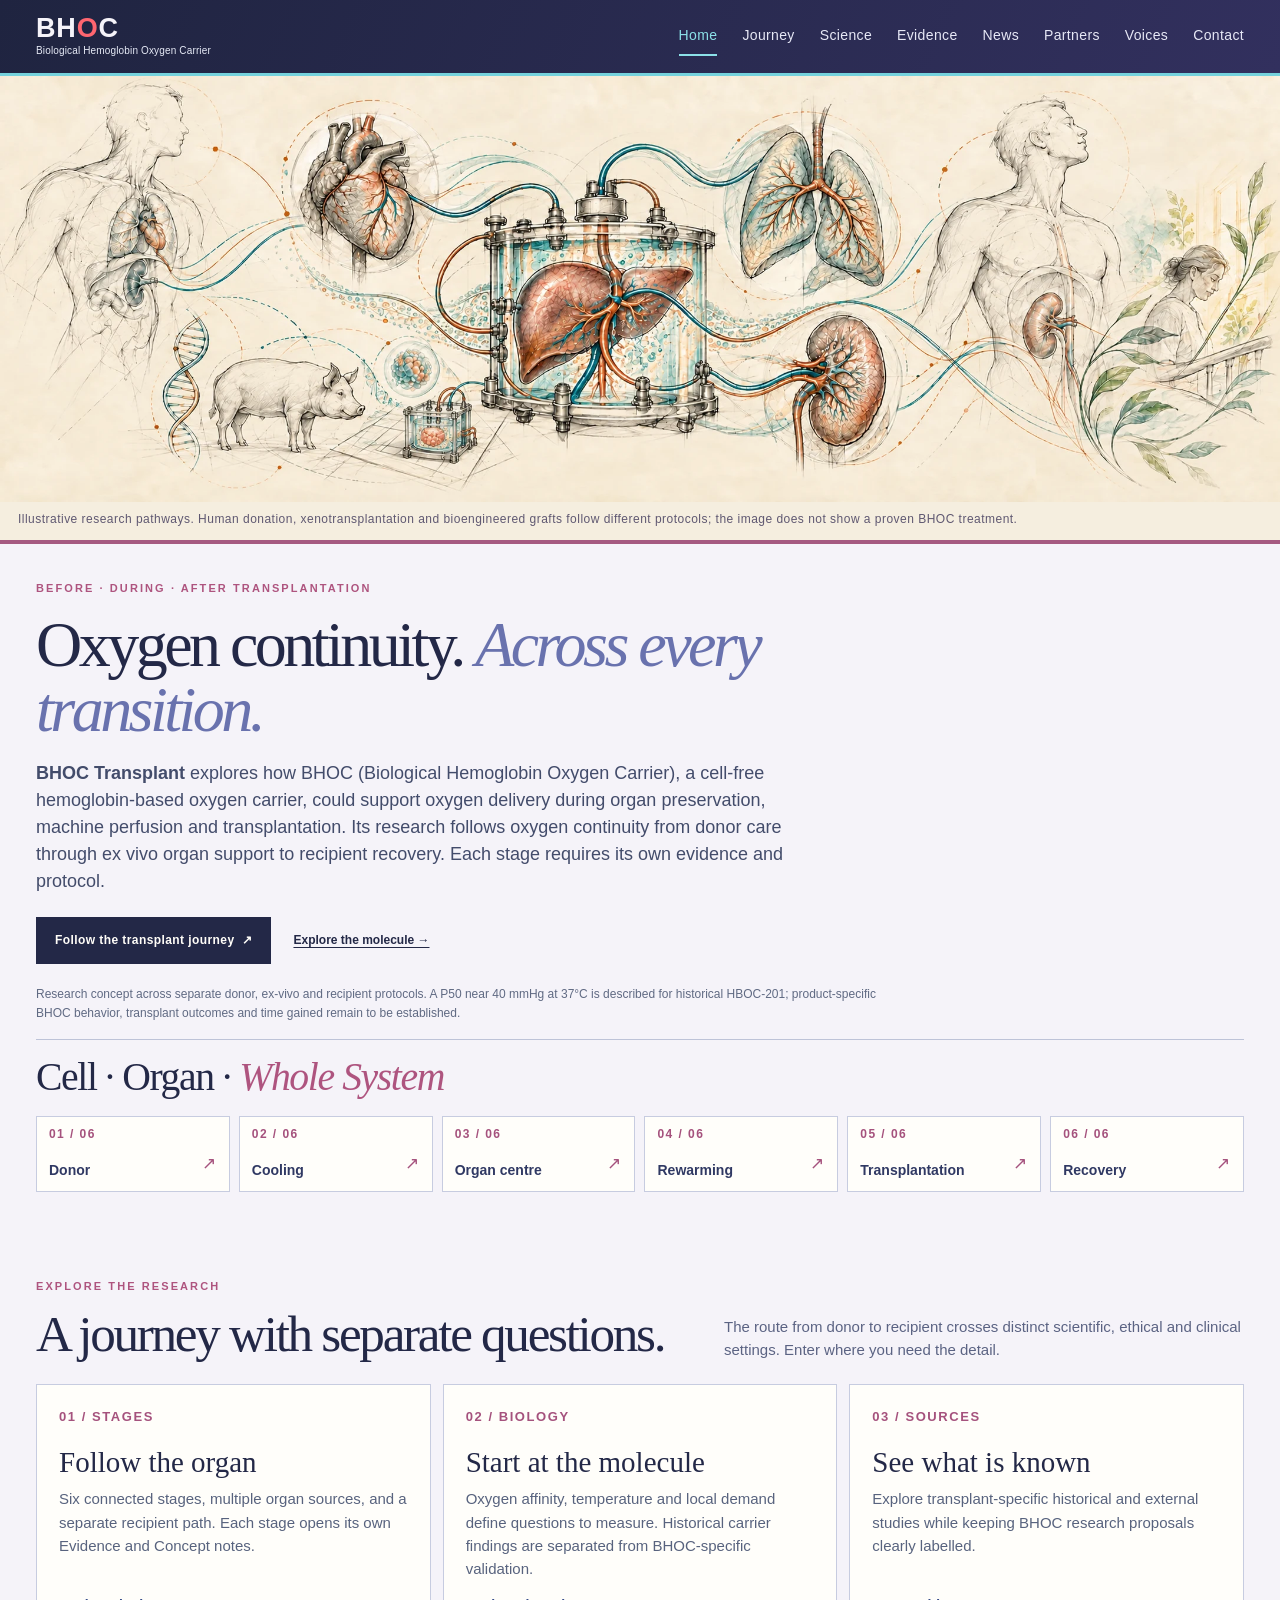
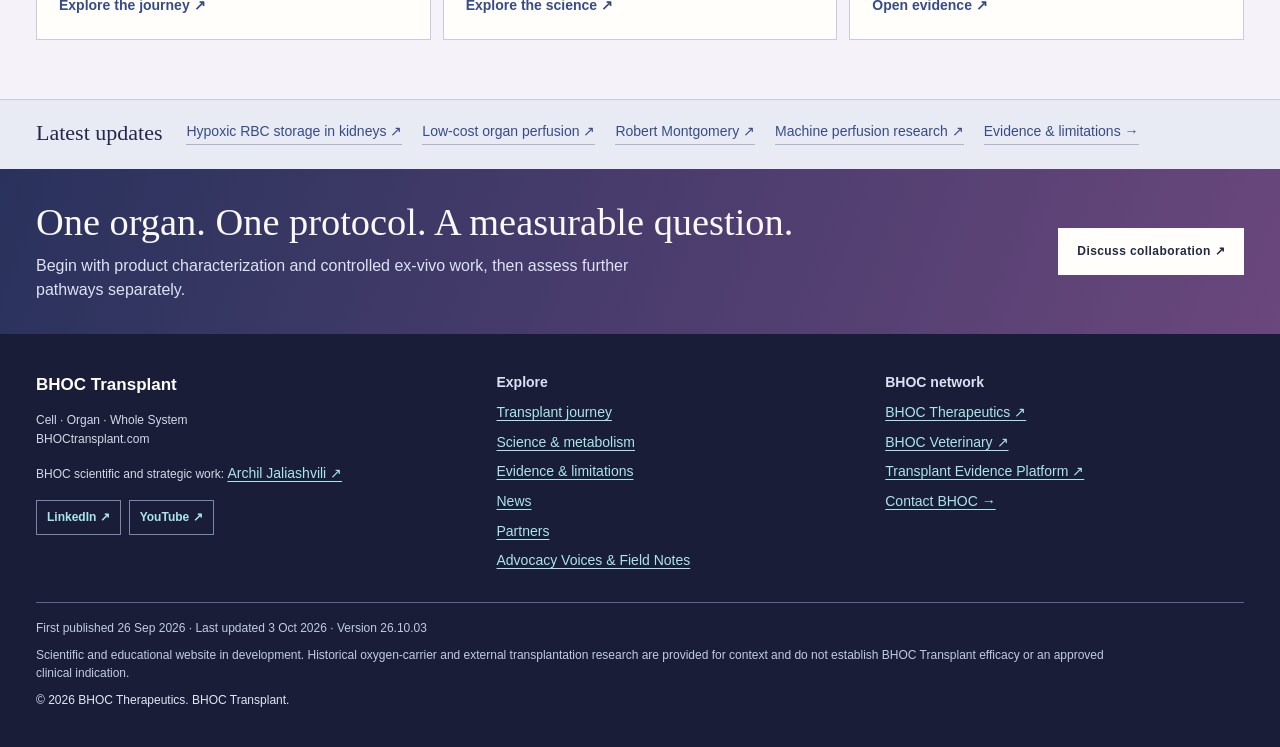
<file: index.html>
<!doctype html>
<html lang="en">
<head>
<meta charset="utf-8">
<meta name="viewport" content="width=device-width, initial-scale=1">
<meta name="color-scheme" content="light">
<title>BHOC Transplant | Oxygen Continuity</title>
<meta name="description" content="BHOC Transplant research concept from donor care through organ preparation, transplantation and recovery.">
<link rel="canonical" href="https://bhoctransplant.com/">
<meta property="og:site_name" content="BHOC Therapeutics">
<meta property="og:locale" content="en_US">
<meta property="og:type" content="website">
<meta property="og:title" content="BHOC Transplant | Oxygen Continuity">
<meta property="og:description" content="BHOC Transplant research concept from donor care through organ preparation, transplantation and recovery.">
<meta property="og:url" content="https://bhoctransplant.com/">
<meta property="og:image" content="https://bhoctransplant.com/assets/transplant-journey-v3.webp">
<meta property="og:image:alt" content="BHOC Transplant organ preservation and oxygen continuity research concept">
<meta name="twitter:card" content="summary_large_image">
<meta name="twitter:title" content="BHOC Transplant | Oxygen Continuity">
<meta name="twitter:description" content="BHOC Transplant research concept from donor care through organ preparation, transplantation and recovery.">
<meta name="twitter:image" content="https://bhoctransplant.com/assets/transplant-journey-v3.webp">
<link rel="icon" type="image/svg+xml" href="data:image/svg+xml,%3Csvg%20xmlns%3D%22http%3A%2F%2Fwww.w3.org%2F2000%2Fsvg%22%20viewBox%3D%220%200%2064%2064%22%3E%3Crect%20width%3D%2264%22%20height%3D%2264%22%20rx%3D%2214%22%20fill%3D%22%23232847%22%2F%3E%3Cpath%20d%3D%22M19%2030a13%2013%200%200%201%2026-3M45%2034a13%2013%200%200%201-26%203%22%20fill%3D%22none%22%20stroke%3D%22%2375d2dc%22%20stroke-width%3D%225%22%20stroke-linecap%3D%22round%22%2F%3E%3Ccircle%20cx%3D%2232%22%20cy%3D%2232%22%20r%3D%224%22%20fill%3D%22%23ae547f%22%2F%3E%3C%2Fsvg%3E">
<link rel="stylesheet" href="assets/site.css?v=readability-1">
<style>
.home-updates{padding:20px 0 22px;background:#e8eaf4;border-top:1px solid #c7cce0}
.home-updates-row{display:flex;align-items:center;gap:24px}
.home-updates h2{flex:none;margin:0;color:#242849;font:normal 22px/1.2 Georgia,serif}
.home-updates-links{display:flex;flex-wrap:wrap;gap:8px 20px}
.home-updates-links a{color:#364c88;font-size:14px;line-height:1.4;text-decoration:none;border-bottom:1px solid #aab5d0;padding-bottom:2px}
.home-updates-links a:hover,.home-updates-links a:focus-visible{color:#a5527d;border-color:currentColor}
@media(max-width:800px){.home-updates-row{display:block}.home-updates h2{margin-bottom:12px}}
</style>
<script src="https://analytics.ahrefs.com/analytics.js" data-key="QKOByuekLnQUD29dCCoJVQ" async></script>
<script src="assets/ga4.js?v=20260927" defer></script>
<script type="application/ld+json">{"@context":"https://schema.org","@graph":[{"@type":"Organization","@id":"https://bhoctherapeutics.com/#organization","name":"BHOC Therapeutics","url":"https://bhoctherapeutics.com/","sameAs":["https://www.linkedin.com/company/bhoc-therapeutics/","https://www.youtube.com/@BHOCTherapeutics","https://bhocvet.com/","https://bhoctransplant.com/"],"description":"BHOC Therapeutics connects hemoglobin biology, oxygen delivery and source-linked research across human, veterinary and transplant applications within Precision Oxygen Therapeutics.","logo":"https://bhoctherapeutics.com/assets/bhoc-biodiversity-logo.png"},{"@type":"Person","@id":"https://bhoctherapeutics.com/#archil-jaliashvili","name":"Archil Jaliashvili","url":"https://orcid.org/0009-0006-4712-4942","sameAs":["https://www.linkedin.com/in/archil-jaliashvili-bhoc/","https://orcid.org/0009-0006-4712-4942","https://github.com/ArchilJali","https://scholar.google.com/citations?user=8jFUmFYAAAAJ"],"description":"Biotechnology and healthcare executive with more than 20 years of experience; BHOC project lead.","jobTitle":"Biotechnology and oxygen therapeutics executive","worksFor":{"@id":"https://bhoctherapeutics.com/#organization"},"knowsAbout":["Biological Hemoglobin Oxygen Carrier","Precision Oxygen Therapeutics","Hemoglobin-based oxygen carriers","Tissue oxygen delivery","Microcirculation"]},{"@type":"WebPage","@id":"https://bhoctransplant.com/#webpage","url":"https://bhoctransplant.com/","name":"BHOC Transplant | Oxygen Continuity","description":"BHOC Transplant research concept from donor care through organ preparation, transplantation and recovery.","isPartOf":{"@type":"WebSite","@id":"https://bhoctransplant.com/#website","name":"BHOC Transplant","url":"https://bhoctransplant.com/","alternateName":["BHOC Transplant"],"publisher":{"@id":"https://bhoctherapeutics.com/#organization"}},"publisher":{"@id":"https://bhoctherapeutics.com/#organization"},"mentions":{"@id":"https://bhoctherapeutics.com/#archil-jaliashvili"}}]}</script>
<script type="application/ld+json" data-bhoc-identity>{"@context":"https://schema.org","@graph":[{"@type":"WebSite","@id":"https://bhoctransplant.com/#website","name":"BHOC Transplant","url":"https://bhoctransplant.com/","publisher":{"@id":"https://bhoctherapeutics.com/#organization"},"inLanguage":"en","alternateName":["BHOC-Transplant-Therapeutics"]}]}</script>
</head>
<body class="home">
<div class="top"><header class="wrap topline"><a class="brand" href="/" aria-label="BHOC Transplant home"><span class="brand-mark">BH<i>O</i>C</span><span class="brand-sub">Biological Hemoglobin Oxygen Carrier</span></a><nav class="topnav" aria-label="Sections"><a href="/" aria-current="page">Home</a><a href="journey.html">Journey</a><a href="science.html">Science</a><a href="evidence.html">Evidence</a><a href="news.html">News</a><a href="partners.html">Partners</a><a href="voices.html">Voices</a><a href="contact.html">Contact</a></nav></header></div>
<main>
<section class="hero" id="idea">
        <figure class="hero-art">
          <img src="assets/transplant-journey-v3.webp" width="2172" height="724" loading="eager" fetchpriority="high" alt="Pencil and watercolor study of donor and recipient, heart, lungs, liver and kidney around an organ preparation chamber; a pig and DNA illustrate the separate xenograft path, and a small cabinet bioreactor contains a growing tissue construct">
          <figcaption>Illustrative research pathways. Human donation, xenotransplantation and bioengineered grafts follow different protocols; the image does not show a proven BHOC treatment.</figcaption>
        </figure>
      <div class="wrap hero-grid">
        <div class="hero-copy">
          <div class="eyebrow">Before · During · After transplantation</div>
          <h1 class="serif">Oxygen continuity. <em>Across every transition.</em></h1>
          <p class="lede" id="bhoc-direct-answer"><strong>BHOC Transplant</strong> explores how BHOC (Biological Hemoglobin Oxygen Carrier), a cell-free hemoglobin-based oxygen carrier, could support oxygen delivery during organ preservation, machine perfusion and transplantation. Its research follows oxygen continuity from donor care through ex vivo organ support to recipient recovery. Each stage requires its own evidence and protocol.</p>
          <div class="hero-actions"><a class="button" href="journey.html">Follow the transplant journey &nbsp;↗</a><a class="textlink" href="science.html">Explore the molecule →</a></div>
          <p class="micro">Research concept across separate donor, ex-vivo and recipient protocols. A P50 near 40 mmHg at 37°C is described for historical HBOC-201; product-specific BHOC behavior, transplant outcomes and time gained remain to be established.</p>
        </div>

      </div>
      <div class="wrap journey-bar" id="journey">
        <div class="journey-vision">
          <h2>Cell · Organ · <em>Whole System</em></h2>
        </div>
        <nav class="stage-nav" aria-label="Explore the transplant stages">
          <a href="journey.html#stage-donor"><small>01 / 06</small><strong>Donor</strong></a>
          <a href="journey.html#stage-cooling"><small>02 / 06</small><strong>Cooling</strong></a>
          <a href="journey.html#stage-centre"><small>03 / 06</small><strong>Organ centre</strong></a>
          <a href="journey.html#stage-rewarming"><small>04 / 06</small><strong>Rewarming</strong></a>
          <a href="journey.html#stage-transplant"><small>05 / 06</small><strong>Transplantation</strong></a>
          <a href="journey.html#stage-recovery"><small>06 / 06</small><strong>Recovery</strong></a>
        </nav>
      </div>
    </section><section class="section home-directions"><div class="wrap"><div class="section-head"><div><div class="eyebrow">Explore the research</div><h2 class="serif">A journey with separate questions.</h2></div><p class="section-intro">The route from donor to recipient crosses distinct scientific, ethical and clinical settings. Enter where you need the detail.</p></div><div class="tile-grid"><a class="tile" href="journey.html"><small>01 / Stages</small><h3>Follow the organ</h3><p>Six connected stages, multiple organ sources, and a separate recipient path. Each stage opens its own Evidence and Concept notes.</p><span class="read-more">Explore the journey ↗</span></a><a class="tile" href="science.html"><small>02 / Biology</small><h3>Start at the molecule</h3><p>Oxygen affinity, temperature and local demand define questions to measure. Historical carrier findings are separated from BHOC-specific validation.</p><span class="read-more">Explore the science ↗</span></a><a class="tile" href="evidence.html"><small>03 / Sources</small><h3>See what is known</h3><p>Explore transplant-specific historical and external studies while keeping BHOC research proposals clearly labelled.</p><span class="read-more">Open evidence ↗</span></a></div></div></section><section class="home-updates" aria-labelledby="home-updates-title"><div class="wrap home-updates-row"><h2 id="home-updates-title">Latest updates</h2><nav class="home-updates-links" aria-label="Transplant news and evidence"><a href="news/hypoxic-rbc-storage-human-kidney-perfusion.html">Hypoxic RBC storage in kidneys ↗</a><a href="news.html#low-cost-organ-perfusion">Low-cost organ perfusion ↗</a><a href="news.html#robert-montgomery">Robert Montgomery ↗</a><a href="news.html#machine-perfusion">Machine perfusion research ↗</a><a href="evidence.html">Evidence &amp; limitations →</a></nav></div></section><section class="partner-ribbon"><div class="wrap"><div><h2>One organ. One protocol. A measurable question.</h2><p>Begin with product characterization and controlled ex-vivo work, then assess further pathways separately.</p></div><a class="button" href="partners.html">Discuss collaboration ↗</a></div></section>
</main>
<footer><div class="wrap footer-grid"><div class="footer-identity"><strong>BHOC Transplant</strong><p>Cell · Organ · Whole System<br>BHOCtransplant.com</p><p>BHOC scientific and strategic work: <a href="https://orcid.org/0009-0006-4712-4942" target="_blank" rel="noopener noreferrer">Archil Jaliashvili ↗</a></p><div class="footer-socials" role="group" aria-label="BHOC social media"><a href="https://www.linkedin.com/company/bhoc-therapeutics/" target="_blank" rel="noopener noreferrer" aria-label="BHOC Therapeutics on LinkedIn">LinkedIn ↗</a><a href="https://www.youtube.com/@BHOCTherapeutics" target="_blank" rel="noopener noreferrer" aria-label="BHOC Therapeutics on YouTube">YouTube ↗</a></div></div><div class="footer-links"><b>Explore</b><a href="journey.html">Transplant journey</a><a href="science.html">Science &amp; metabolism</a><a href="evidence.html">Evidence &amp; limitations</a><a href="news.html">News</a><a href="partners.html">Partners</a><a href="voices.html">Advocacy Voices &amp; Field Notes</a></div><div class="footer-links"><b>BHOC network</b><a href="https://bhoctherapeutics.com/" target="_blank" rel="noopener noreferrer">BHOC Therapeutics ↗</a><a href="https://bhocvet.com/" target="_blank" rel="noopener noreferrer">BHOC Veterinary ↗</a><a href="https://bhoctherapeutics.com/evidence/library/transplant/related/" target="_blank" rel="noopener noreferrer">Transplant Evidence Platform ↗</a><a href="contact.html">Contact BHOC →</a></div></div><div class="wrap footer-meta"><p>First published <time datetime="2026-09-26">26 Sep 2026</time> · Last updated <time datetime="2026-10-03">3 Oct 2026</time> · Version 26.10.03</p><p>Scientific and educational website in development. Historical oxygen-carrier and external transplantation research are provided for context and do not establish BHOC Transplant efficacy or an approved clinical indication.</p><p>© 2026 BHOC Therapeutics. BHOC Transplant.</p></div></footer>
</body>
</html>
</file>
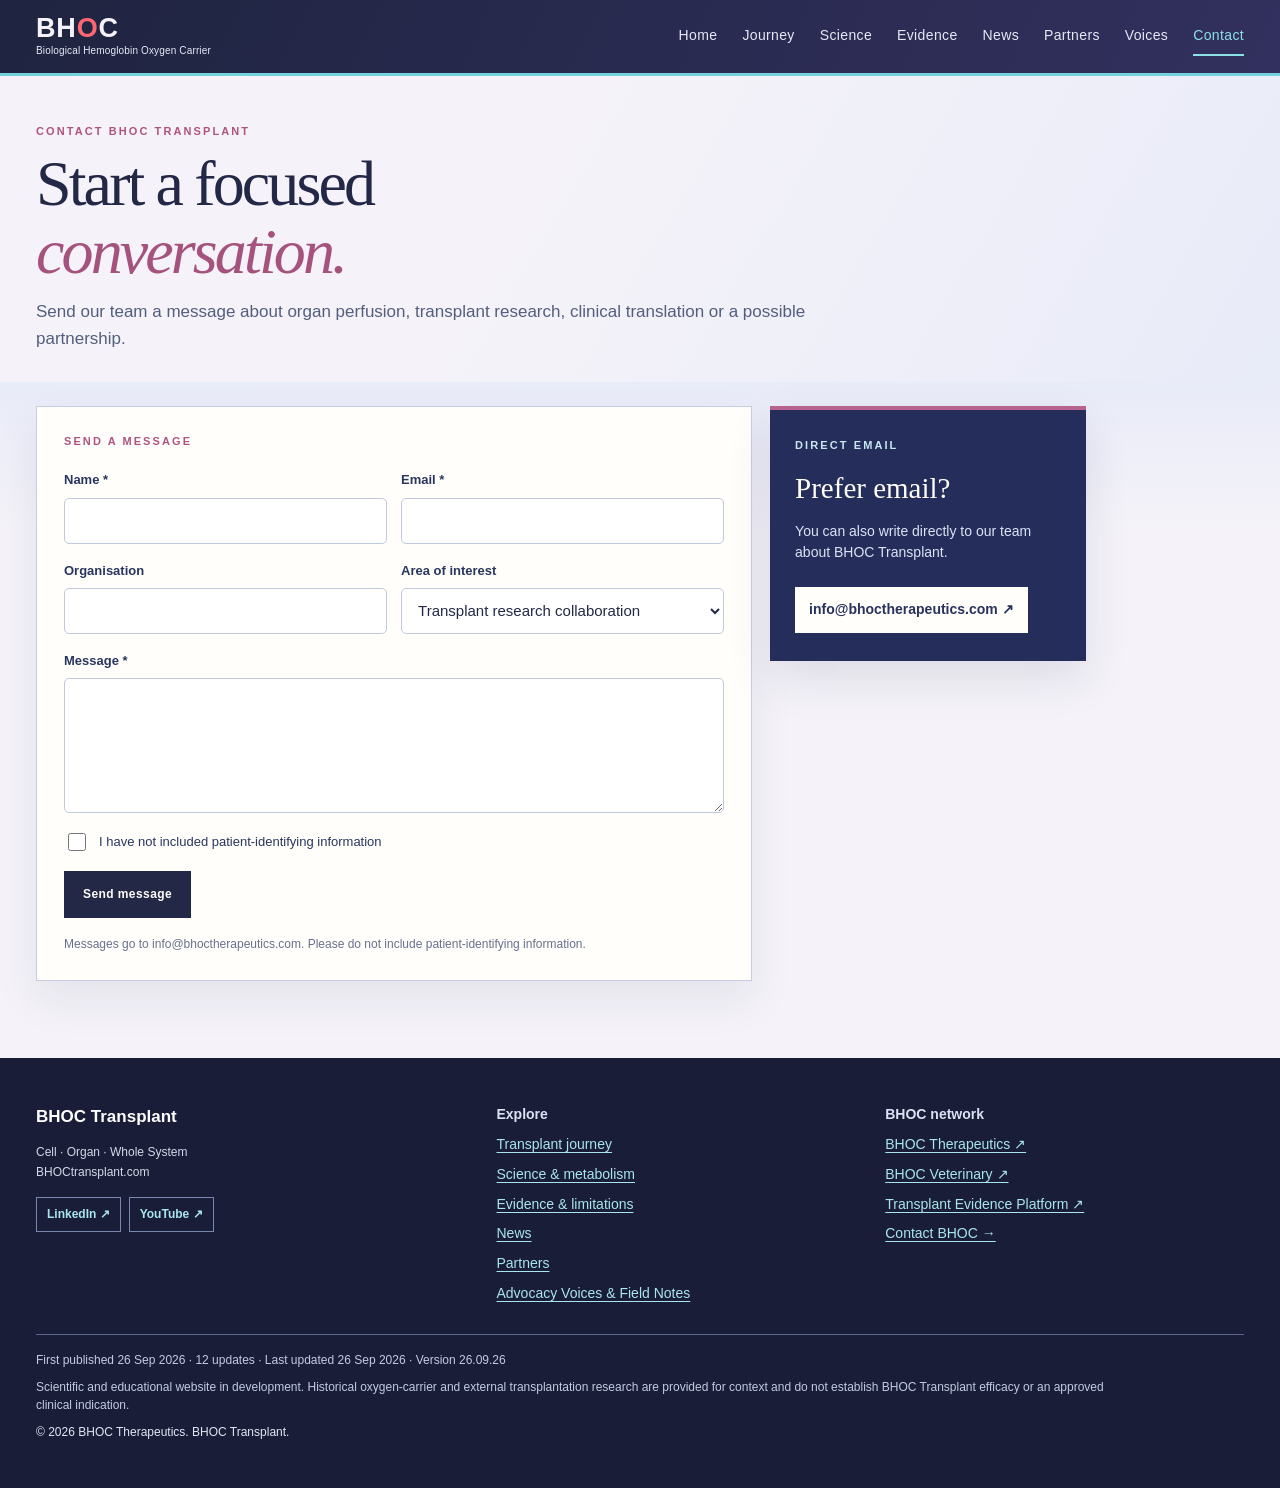
<file: contact.html>
<!doctype html>
<html lang="en">
<head>
<meta charset="utf-8">
<meta name="viewport" content="width=device-width, initial-scale=1">
<meta name="color-scheme" content="light">
<title>Contact | BHOC Transplant</title>
<meta name="description" content="Contact BHOC Transplant about organ perfusion research, clinical translation and strategic collaboration.">
<link rel="canonical" href="https://bhoctransplant.com/contact.html">
<meta property="og:site_name" content="BHOC Therapeutics">
<meta property="og:locale" content="en_US">
<meta property="og:type" content="website">
<meta property="og:title" content="Contact | BHOC Transplant">
<meta property="og:description" content="Contact BHOC Transplant about organ perfusion research, clinical translation and strategic collaboration.">
<meta property="og:url" content="https://bhoctransplant.com/contact.html">
<meta property="og:image" content="https://bhoctransplant.com/assets/transplant-journey-v3.webp">
<meta property="og:image:alt" content="BHOC Transplant organ preservation and oxygen continuity research concept">
<meta name="twitter:card" content="summary_large_image">
<meta name="twitter:title" content="Contact | BHOC Transplant">
<meta name="twitter:description" content="Contact BHOC Transplant about organ perfusion research, clinical translation and strategic collaboration.">
<meta name="twitter:image" content="https://bhoctransplant.com/assets/transplant-journey-v3.webp">
<link rel="icon" type="image/svg+xml" href="data:image/svg+xml,%3Csvg%20xmlns%3D%22http%3A%2F%2Fwww.w3.org%2F2000%2Fsvg%22%20viewBox%3D%220%200%2064%2064%22%3E%3Crect%20width%3D%2264%22%20height%3D%2264%22%20rx%3D%2214%22%20fill%3D%22%23232847%22%2F%3E%3Cpath%20d%3D%22M19%2030a13%2013%200%200%201%2026-3M45%2034a13%2013%200%200%201-26%203%22%20fill%3D%22none%22%20stroke%3D%22%2375d2dc%22%20stroke-width%3D%225%22%20stroke-linecap%3D%22round%22%2F%3E%3Ccircle%20cx%3D%2232%22%20cy%3D%2232%22%20r%3D%224%22%20fill%3D%22%23ae547f%22%2F%3E%3C%2Fsvg%3E">
<link rel="stylesheet" href="assets/site.css?v=news-2">
<script src="https://analytics.ahrefs.com/analytics.js" data-key="QKOByuekLnQUD29dCCoJVQ" async></script>
<script src="assets/contact.js?v=contact-1" defer></script>
<script src="assets/ga4.js?v=20260927" defer></script>
<script type="application/ld+json" data-bhoc-identity>{"@context":"https://schema.org","@graph":[{"@type":"Organization","@id":"https://bhoctherapeutics.com/#organization","name":"BHOC Therapeutics","url":"https://bhoctherapeutics.com/","description":"BHOC Therapeutics connects hemoglobin biology, oxygen delivery and source-linked research across human, veterinary and transplant applications within Precision Oxygen Therapeutics.","logo":"https://bhoctherapeutics.com/assets/bhoc-biodiversity-logo.png","sameAs":["https://www.linkedin.com/company/bhoc-therapeutics/","https://www.youtube.com/@BHOCTherapeutics","https://bhocvet.com/","https://bhoctransplant.com/"]},{"@type":"Person","@id":"https://bhoctherapeutics.com/#archil-jaliashvili","name":"Archil Jaliashvili","url":"https://orcid.org/0009-0006-4712-4942","description":"Biotechnology and healthcare executive with more than 20 years of experience; BHOC project lead.","jobTitle":"Biotechnology and oxygen therapeutics executive","worksFor":{"@id":"https://bhoctherapeutics.com/#organization"},"sameAs":["https://www.linkedin.com/in/archil-jaliashvili-bhoc/","https://orcid.org/0009-0006-4712-4942","https://github.com/ArchilJali","https://scholar.google.com/citations?user=8jFUmFYAAAAJ"],"knowsAbout":["Biological Hemoglobin Oxygen Carrier","Precision Oxygen Therapeutics","Hemoglobin-based oxygen carriers","Tissue oxygen delivery","Microcirculation"]},{"@type":"WebSite","@id":"https://bhoctransplant.com/#website","name":"BHOC Therapeutics","url":"https://bhoctransplant.com/","publisher":{"@id":"https://bhoctherapeutics.com/#organization"},"inLanguage":"en","alternateName":["BHOC-Transplant-Therapeutics"]},{"@type":"WebPage","@id":"https://bhoctransplant.com/contact.html#webpage","url":"https://bhoctransplant.com/contact.html","name":"Contact | BHOC Transplant","isPartOf":{"@id":"https://bhoctransplant.com/#website"},"author":{"@id":"https://bhoctherapeutics.com/#archil-jaliashvili"},"publisher":{"@id":"https://bhoctherapeutics.com/#organization"}}]}</script>
<script type="application/ld+json" data-bhoc-breadcrumb>{"@context":"https://schema.org","@type":"BreadcrumbList","@id":"https://bhoctransplant.com/contact.html#breadcrumb","itemListElement":[{"@type":"ListItem","position":1,"name":"BHOC Therapeutics","item":"https://bhoctransplant.com/"},{"@type":"ListItem","position":2,"name":"Contact","item":"https://bhoctransplant.com/contact.html"}]}</script>
</head>
<body>
<div class="top"><header class="wrap topline"><a class="brand" href="/" aria-label="BHOC Transplant home"><span class="brand-mark">BH<i>O</i>C</span><span class="brand-sub">Biological Hemoglobin Oxygen Carrier</span></a><nav class="topnav" aria-label="Sections"><a href="/">Home</a><a href="journey.html">Journey</a><a href="science.html">Science</a><a href="evidence.html">Evidence</a><a href="news.html">News</a><a href="partners.html">Partners</a><a href="voices.html">Voices</a><a href="contact.html" aria-current="page">Contact</a></nav></header></div>
<main>
<section class="contact-intro"><div class="wrap"><div class="eyebrow">Contact BHOC Transplant</div><h1>Start a focused<br><em>conversation.</em></h1><p>Send our team a message about organ perfusion, transplant research, clinical translation or a possible partnership.</p></div></section>
<section class="contact-section"><div class="wrap"><div class="contact-grid">
  <div class="contact-card" role="region" aria-label="Contact BHOC Transplant"><div class="eyebrow">Send a message</div>
    <form class="contact-form" action="https://formsubmit.co/info@bhoctherapeutics.com" method="POST" data-contact-form data-form-endpoint="https://formsubmit.co/ajax/info@bhoctherapeutics.com">
      <input type="hidden" name="_subject" value="BHOC Transplant | New website enquiry">
      <input type="hidden" name="_template" value="table">
      <input type="hidden" name="_captcha" value="">
      <input type="hidden" name="_url" value="https://bhoctransplant.com/contact.html">
      <input type="hidden" name="site" value="BHOC Transplant">
      <input class="contact-honey" type="text" name="_honey" tabindex="-1" autocomplete="off" aria-hidden="true">
      <label><span>Name *</span><input type="text" name="name" autocomplete="name" required></label>
      <label><span>Email *</span><input type="email" name="email" autocomplete="email" required></label>
      <label><span>Organisation</span><input type="text" name="organisation" autocomplete="organization"></label>
      <label><span>Area of interest</span><select name="area"><option>Transplant research collaboration</option><option>Organ perfusion and preservation</option><option>Clinical translation</option><option>Xenotransplantation and organ engineering</option><option>Strategic partnership</option><option>Investment</option><option>Manufacturing and regulatory</option><option>Media and general inquiry</option><option>Other</option></select></label>
      <label class="contact-full"><span>Message *</span><textarea name="message" rows="5" required></textarea></label>
      <label class="contact-human contact-full"><input type="checkbox" name="privacy_check" value="confirmed" required><span>I have not included patient-identifying information</span></label>
      <div class="contact-submit contact-full"><button class="button" type="submit">Send message</button><p data-contact-status aria-live="polite"></p></div>
      <p class="contact-note contact-full">Messages go to info@bhoctherapeutics.com. Please do not include patient-identifying information.</p>
    </form>
    <div class="contact-success" data-contact-success role="status" tabindex="-1" hidden><h2>Thank you for your message.</h2><p>Your enquiry has been submitted to the BHOC team.</p></div>
  </div>
  <aside class="contact-direct"><div class="eyebrow">Direct email</div><h2>Prefer email?</h2><p>You can also write directly to our team about BHOC Transplant.</p><a href="mailto:info@bhoctherapeutics.com?subject=BHOC%20Transplant%20enquiry">info@bhoctherapeutics.com ↗</a></aside>
</div></div></section>
</main>
<footer><div class="wrap footer-grid"><div class="footer-identity"><strong>BHOC Transplant</strong><p>Cell · Organ · Whole System<br>BHOCtransplant.com</p><div class="footer-socials" role="group" aria-label="BHOC social media"><a href="https://www.linkedin.com/company/bhoc-therapeutics/" target="_blank" rel="noopener noreferrer" aria-label="BHOC Therapeutics on LinkedIn">LinkedIn ↗</a><a href="https://www.youtube.com/@BHOCTherapeutics" target="_blank" rel="noopener noreferrer" aria-label="BHOC Therapeutics on YouTube">YouTube ↗</a></div></div><div class="footer-links"><b>Explore</b><a href="journey.html">Transplant journey</a><a href="science.html">Science &amp; metabolism</a><a href="evidence.html">Evidence &amp; limitations</a><a href="news.html">News</a><a href="partners.html">Partners</a><a href="voices.html">Advocacy Voices &amp; Field Notes</a></div><div class="footer-links"><b>BHOC network</b><a href="https://bhoctherapeutics.com/" target="_blank" rel="noopener noreferrer">BHOC Therapeutics ↗</a><a href="https://bhocvet.com/" target="_blank" rel="noopener noreferrer">BHOC Veterinary ↗</a><a href="https://bhoctherapeutics.com/evidence/library/transplant/related/" target="_blank" rel="noopener noreferrer">Transplant Evidence Platform ↗</a><a href="contact.html">Contact BHOC →</a></div></div><div class="wrap footer-meta"><p>First published <time datetime="2026-09-26">26 Sep 2026</time> · 12 updates · Last updated <time datetime="2026-09-26">26 Sep 2026</time> · Version 26.09.26</p><p>Scientific and educational website in development. Historical oxygen-carrier and external transplantation research are provided for context and do not establish BHOC Transplant efficacy or an approved clinical indication.</p><p>© 2026 BHOC Therapeutics. BHOC Transplant.</p></div></footer>
</body>
</html>
</file>
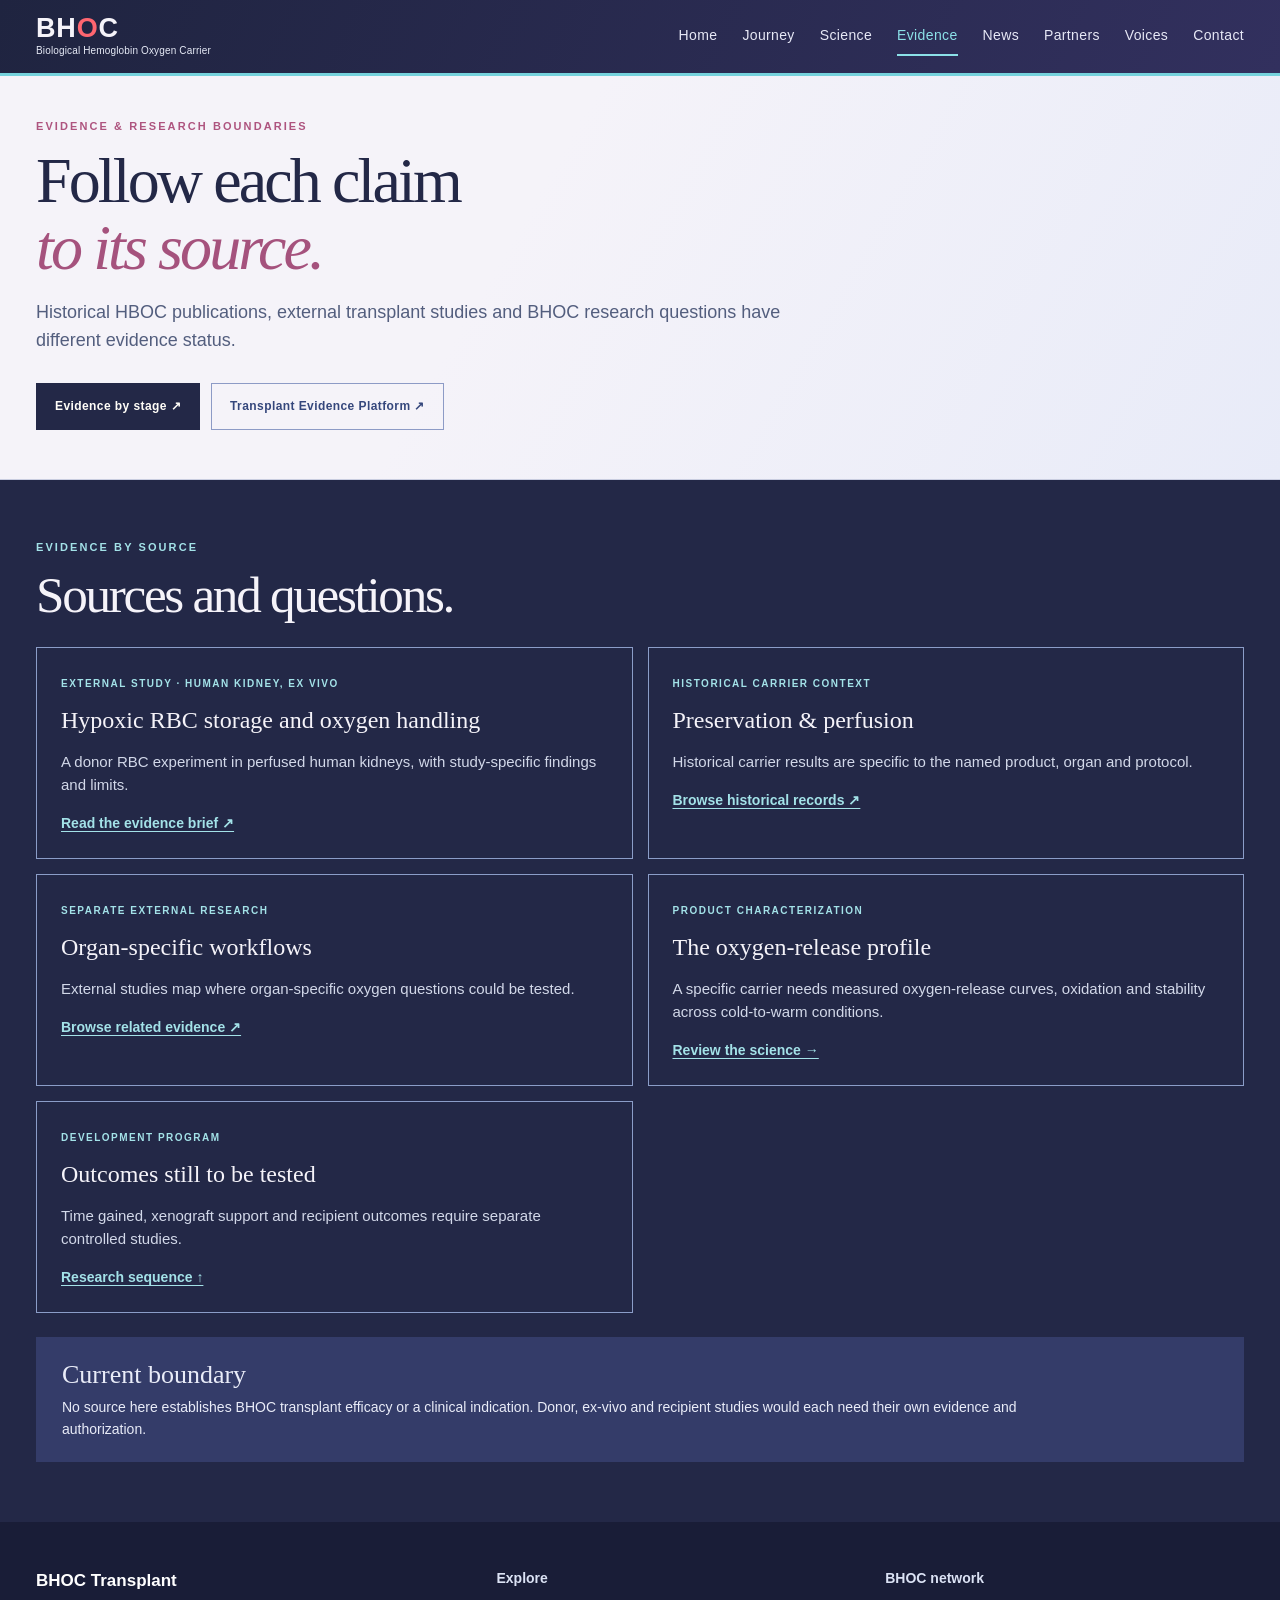
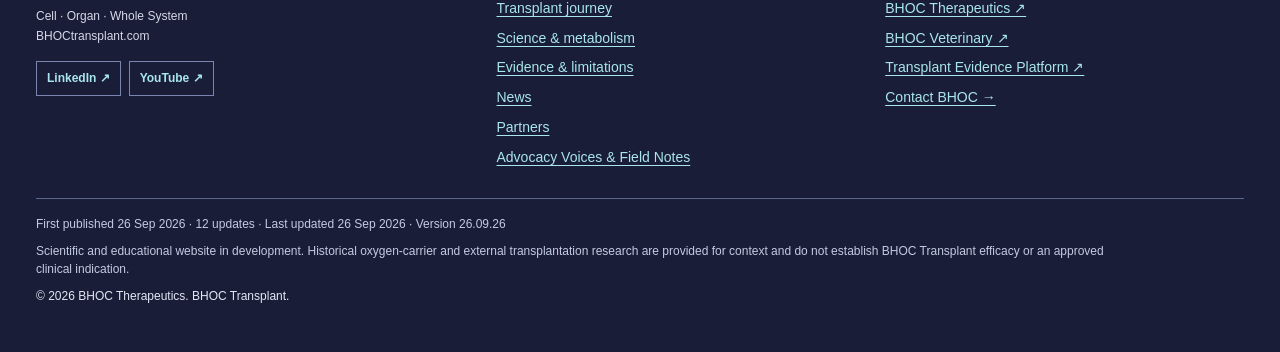
<file: evidence.html>
<!doctype html>
<html lang="en">
<head>
<meta charset="utf-8">
<meta name="viewport" content="width=device-width, initial-scale=1">
<meta name="color-scheme" content="light">
<title>Evidence | BHOC Transplant</title>
<meta name="description" content="Transplant evidence on organ preservation, perfusion and oxygen-carrier research, with source and claim boundaries.">
<link rel="canonical" href="https://bhoctransplant.com/evidence.html">
<meta property="og:site_name" content="BHOC Therapeutics">
<meta property="og:locale" content="en_US">
<meta property="og:type" content="website">
<meta property="og:title" content="Evidence | BHOC Transplant">
<meta property="og:description" content="Transplant evidence on organ preservation, perfusion and oxygen-carrier research, with source and claim boundaries.">
<meta property="og:url" content="https://bhoctransplant.com/evidence.html">
<meta property="og:image" content="https://bhoctransplant.com/assets/transplant-journey-v3.webp">
<meta property="og:image:alt" content="BHOC Transplant organ preservation and oxygen continuity research concept">
<meta name="twitter:card" content="summary_large_image">
<meta name="twitter:title" content="Evidence | BHOC Transplant">
<meta name="twitter:description" content="Transplant evidence on organ preservation, perfusion and oxygen-carrier research, with source and claim boundaries.">
<meta name="twitter:image" content="https://bhoctransplant.com/assets/transplant-journey-v3.webp">
<link rel="icon" type="image/svg+xml" href="data:image/svg+xml,%3Csvg%20xmlns%3D%22http%3A%2F%2Fwww.w3.org%2F2000%2Fsvg%22%20viewBox%3D%220%200%2064%2064%22%3E%3Crect%20width%3D%2264%22%20height%3D%2264%22%20rx%3D%2214%22%20fill%3D%22%23232847%22%2F%3E%3Cpath%20d%3D%22M19%2030a13%2013%200%200%201%2026-3M45%2034a13%2013%200%200%201-26%203%22%20fill%3D%22none%22%20stroke%3D%22%2375d2dc%22%20stroke-width%3D%225%22%20stroke-linecap%3D%22round%22%2F%3E%3Ccircle%20cx%3D%2232%22%20cy%3D%2232%22%20r%3D%224%22%20fill%3D%22%23ae547f%22%2F%3E%3C%2Fsvg%3E">
<link rel="stylesheet" href="assets/site.css?v=readability-1">
<script src="https://analytics.ahrefs.com/analytics.js" data-key="QKOByuekLnQUD29dCCoJVQ" async></script>
<script src="assets/ga4.js?v=20260927" defer></script>
<script type="application/ld+json" data-bhoc-identity>{"@context":"https://schema.org","@graph":[{"@type":"Organization","@id":"https://bhoctherapeutics.com/#organization","name":"BHOC Therapeutics","url":"https://bhoctherapeutics.com/","description":"BHOC Therapeutics connects hemoglobin biology, oxygen delivery and source-linked research across human, veterinary and transplant applications within Precision Oxygen Therapeutics.","logo":"https://bhoctherapeutics.com/assets/bhoc-biodiversity-logo.png","sameAs":["https://www.linkedin.com/company/bhoc-therapeutics/","https://www.youtube.com/@BHOCTherapeutics","https://bhocvet.com/","https://bhoctransplant.com/"]},{"@type":"Person","@id":"https://bhoctherapeutics.com/#archil-jaliashvili","name":"Archil Jaliashvili","url":"https://orcid.org/0009-0006-4712-4942","description":"Biotechnology and healthcare executive with more than 20 years of experience; BHOC project lead.","jobTitle":"Biotechnology and oxygen therapeutics executive","worksFor":{"@id":"https://bhoctherapeutics.com/#organization"},"sameAs":["https://www.linkedin.com/in/archil-jaliashvili-bhoc/","https://orcid.org/0009-0006-4712-4942","https://github.com/ArchilJali","https://scholar.google.com/citations?user=8jFUmFYAAAAJ"],"knowsAbout":["Biological Hemoglobin Oxygen Carrier","Precision Oxygen Therapeutics","Hemoglobin-based oxygen carriers","Tissue oxygen delivery","Microcirculation"]},{"@type":"WebSite","@id":"https://bhoctransplant.com/#website","name":"BHOC Therapeutics","url":"https://bhoctransplant.com/","publisher":{"@id":"https://bhoctherapeutics.com/#organization"},"inLanguage":"en","alternateName":["BHOC-Transplant-Therapeutics"]},{"@type":"WebPage","@id":"https://bhoctransplant.com/evidence.html#webpage","url":"https://bhoctransplant.com/evidence.html","name":"Evidence | BHOC Transplant","isPartOf":{"@id":"https://bhoctransplant.com/#website"},"author":{"@id":"https://bhoctherapeutics.com/#archil-jaliashvili"},"publisher":{"@id":"https://bhoctherapeutics.com/#organization"}}]}</script>
<script type="application/ld+json" data-bhoc-breadcrumb>{"@context":"https://schema.org","@type":"BreadcrumbList","@id":"https://bhoctransplant.com/evidence.html#breadcrumb","itemListElement":[{"@type":"ListItem","position":1,"name":"BHOC Therapeutics","item":"https://bhoctransplant.com/"},{"@type":"ListItem","position":2,"name":"Evidence","item":"https://bhoctransplant.com/evidence.html"}]}</script>
</head>
<body class="evidence-page">
<div class="top"><header class="wrap topline"><a class="brand" href="/" aria-label="BHOC Transplant home"><span class="brand-mark">BH<i>O</i>C</span><span class="brand-sub">Biological Hemoglobin Oxygen Carrier</span></a><nav class="topnav" aria-label="Sections"><a href="/">Home</a><a href="journey.html">Journey</a><a href="science.html">Science</a><a href="evidence.html" aria-current="page">Evidence</a><a href="news.html">News</a><a href="partners.html">Partners</a><a href="voices.html">Voices</a><a href="contact.html">Contact</a></nav></header></div>
<main>
<section class="page-hero"><div class="wrap"><div class="eyebrow">Evidence &amp; research boundaries</div><h1>Follow each claim<br><em>to its source.</em></h1><p>Historical HBOC publications, external transplant studies and BHOC research questions have different evidence status.</p><div class="actions"><a class="button" href="journey.html">Evidence by stage ↗</a><a class="button secondary" href="https://bhoctherapeutics.com/evidence/library/transplant/related/" target="_blank" rel="noopener noreferrer">Transplant Evidence Platform ↗</a></div></div></section>
<section class="section dark" id="evidence"><div class="wrap">
<div class="section-head"><div><div class="eyebrow" style="color:#a3e2e8">Evidence by source</div><h2 class="serif">Sources and questions.</h2></div></div>
<div class="evidence-grid">
<article class="evidence"><b>External study · Human kidney, ex vivo</b><h3>Hypoxic RBC storage and oxygen handling</h3><p>A donor RBC experiment in perfused human kidneys, with study-specific findings and limits.</p><a href="https://bhoctherapeutics.com/science/hypoxic-rbc-storage-kidney-oxygen-delivery.html" target="_blank" rel="noopener noreferrer">Read the evidence brief ↗</a></article>
<article class="evidence"><b>Historical carrier context</b><h3>Preservation &amp; perfusion</h3><p>Historical carrier results are specific to the named product, organ and protocol.</p><a href="https://bhoctherapeutics.com/evidence/library/transplant/Transplant-index.html" target="_blank" rel="noopener noreferrer">Browse historical records ↗</a></article>
<article class="evidence"><b>Separate external research</b><h3>Organ-specific workflows</h3><p>External studies map where organ-specific oxygen questions could be tested.</p><a href="https://bhoctherapeutics.com/evidence/library/transplant/related/evidence.html" target="_blank" rel="noopener noreferrer">Browse related evidence ↗</a></article>
<article class="evidence"><b>Product characterization</b><h3>The oxygen-release profile</h3><p>A specific carrier needs measured oxygen-release curves, oxidation and stability across cold-to-warm conditions.</p><a href="science.html">Review the science →</a></article>
<article class="evidence"><b>Development program</b><h3>Outcomes still to be tested</h3><p>Time gained, xenograft support and recipient outcomes require separate controlled studies.</p><a href="journey.html#program">Research sequence ↑</a></article>
</div>
<div class="claim-boundary"><h3>Current boundary</h3><p>No source here establishes BHOC transplant efficacy or a clinical indication. Donor, ex-vivo and recipient studies would each need their own evidence and authorization.</p></div>
</div></section>
</main>
<footer><div class="wrap footer-grid"><div class="footer-identity"><strong>BHOC Transplant</strong><p>Cell · Organ · Whole System<br>BHOCtransplant.com</p><div class="footer-socials" role="group" aria-label="BHOC social media"><a href="https://www.linkedin.com/company/bhoc-therapeutics/" target="_blank" rel="noopener noreferrer" aria-label="BHOC Therapeutics on LinkedIn">LinkedIn ↗</a><a href="https://www.youtube.com/@BHOCTherapeutics" target="_blank" rel="noopener noreferrer" aria-label="BHOC Therapeutics on YouTube">YouTube ↗</a></div></div><div class="footer-links"><b>Explore</b><a href="journey.html">Transplant journey</a><a href="science.html">Science &amp; metabolism</a><a href="evidence.html">Evidence &amp; limitations</a><a href="news.html">News</a><a href="partners.html">Partners</a><a href="voices.html">Advocacy Voices &amp; Field Notes</a></div><div class="footer-links"><b>BHOC network</b><a href="https://bhoctherapeutics.com/" target="_blank" rel="noopener noreferrer">BHOC Therapeutics ↗</a><a href="https://bhocvet.com/" target="_blank" rel="noopener noreferrer">BHOC Veterinary ↗</a><a href="https://bhoctherapeutics.com/evidence/library/transplant/related/" target="_blank" rel="noopener noreferrer">Transplant Evidence Platform ↗</a><a href="contact.html">Contact BHOC →</a></div></div><div class="wrap footer-meta"><p>First published <time datetime="2026-09-26">26 Sep 2026</time> · 12 updates · Last updated <time datetime="2026-09-26">26 Sep 2026</time> · Version 26.09.26</p><p>Scientific and educational website in development. Historical oxygen-carrier and external transplantation research are provided for context and do not establish BHOC Transplant efficacy or an approved clinical indication.</p><p>© 2026 BHOC Therapeutics. BHOC Transplant.</p></div></footer>
</body>
</html>
</file>
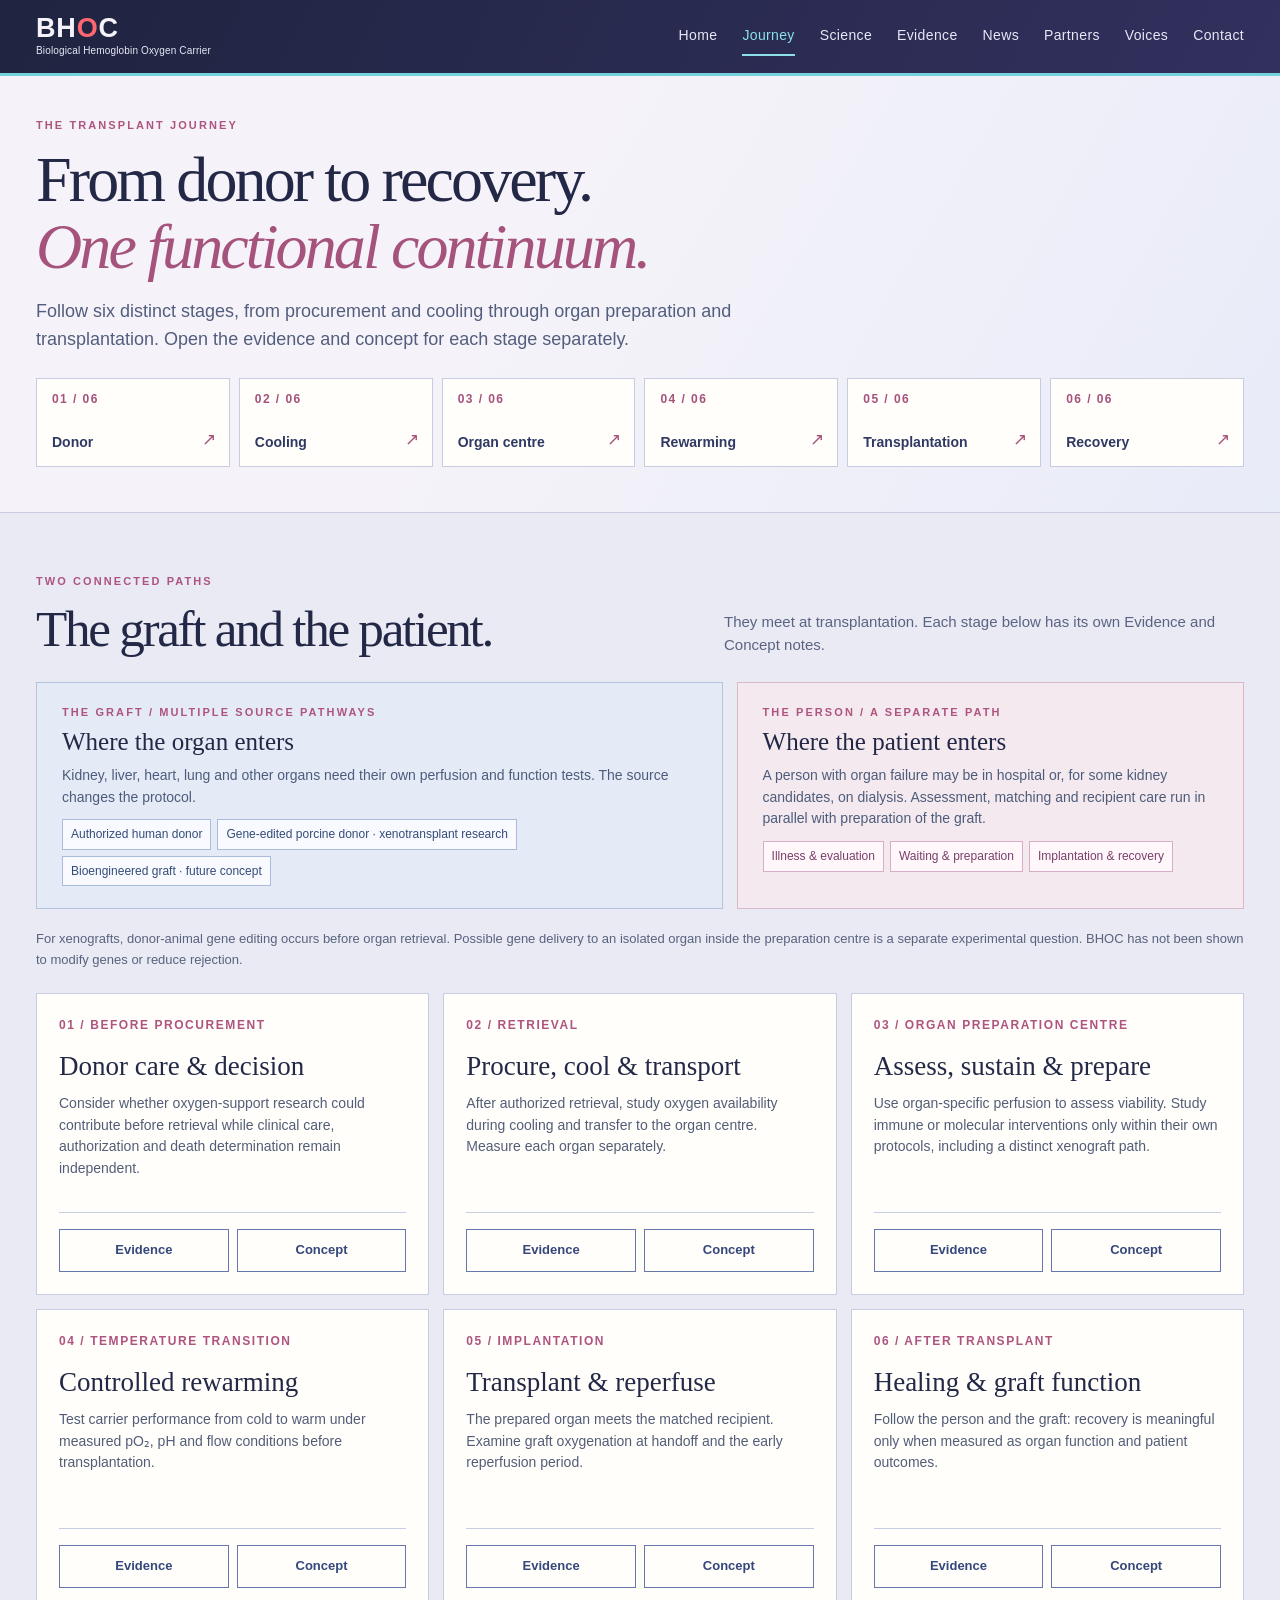
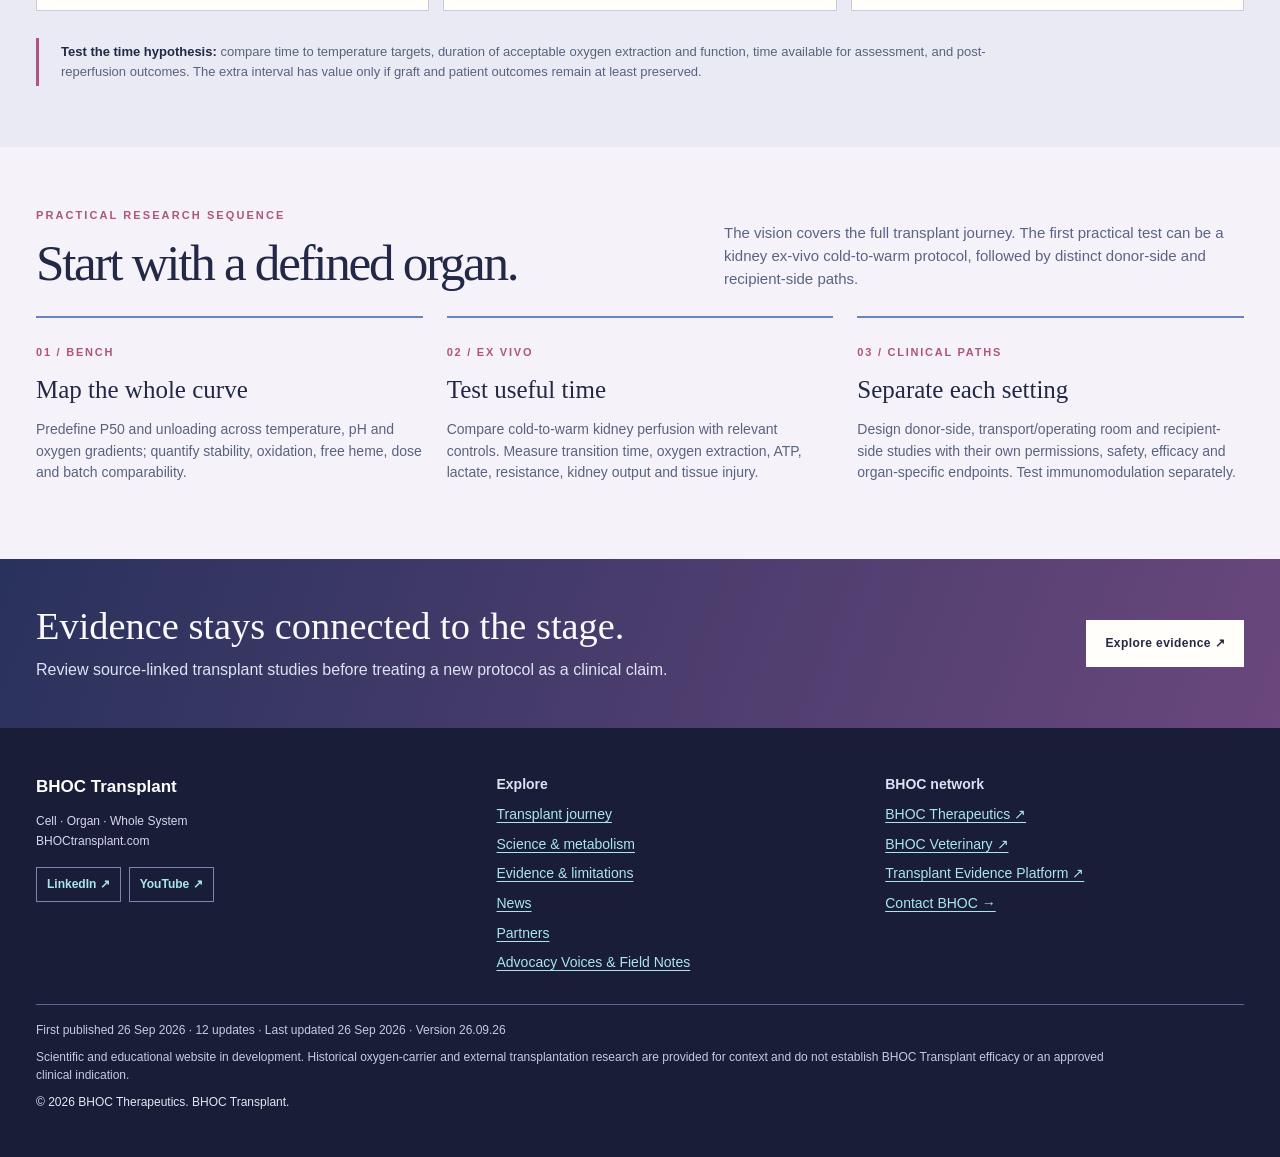
<file: journey.html>
<!doctype html>
<html lang="en">
<head>
<meta charset="utf-8">
<meta name="viewport" content="width=device-width, initial-scale=1">
<meta name="color-scheme" content="light">
<title>Journey | BHOC Transplant</title>
<meta name="description" content="Six research stages across organ procurement, cooling, preparation, rewarming, transplantation and recovery.">
<link rel="canonical" href="https://bhoctransplant.com/journey.html">
<meta property="og:site_name" content="BHOC Therapeutics">
<meta property="og:locale" content="en_US">
<meta property="og:type" content="website">
<meta property="og:title" content="Journey | BHOC Transplant">
<meta property="og:description" content="Six research stages across organ procurement, cooling, preparation, rewarming, transplantation and recovery.">
<meta property="og:url" content="https://bhoctransplant.com/journey.html">
<meta property="og:image" content="https://bhoctransplant.com/assets/transplant-journey-v3.webp">
<meta property="og:image:alt" content="BHOC Transplant organ preservation and oxygen continuity research concept">
<meta name="twitter:card" content="summary_large_image">
<meta name="twitter:title" content="Journey | BHOC Transplant">
<meta name="twitter:description" content="Six research stages across organ procurement, cooling, preparation, rewarming, transplantation and recovery.">
<meta name="twitter:image" content="https://bhoctransplant.com/assets/transplant-journey-v3.webp">
<link rel="icon" type="image/svg+xml" href="data:image/svg+xml,%3Csvg%20xmlns%3D%22http%3A%2F%2Fwww.w3.org%2F2000%2Fsvg%22%20viewBox%3D%220%200%2064%2064%22%3E%3Crect%20width%3D%2264%22%20height%3D%2264%22%20rx%3D%2214%22%20fill%3D%22%23232847%22%2F%3E%3Cpath%20d%3D%22M19%2030a13%2013%200%200%201%2026-3M45%2034a13%2013%200%200%201-26%203%22%20fill%3D%22none%22%20stroke%3D%22%2375d2dc%22%20stroke-width%3D%225%22%20stroke-linecap%3D%22round%22%2F%3E%3Ccircle%20cx%3D%2232%22%20cy%3D%2232%22%20r%3D%224%22%20fill%3D%22%23ae547f%22%2F%3E%3C%2Fsvg%3E">
<link rel="stylesheet" href="assets/site.css?v=readability-1">
<script src="https://analytics.ahrefs.com/analytics.js" data-key="QKOByuekLnQUD29dCCoJVQ" async></script>
<script src="assets/ga4.js?v=20260927" defer></script>
<script type="application/ld+json" data-bhoc-identity>{"@context":"https://schema.org","@graph":[{"@type":"Organization","@id":"https://bhoctherapeutics.com/#organization","name":"BHOC Therapeutics","url":"https://bhoctherapeutics.com/","description":"BHOC Therapeutics connects hemoglobin biology, oxygen delivery and source-linked research across human, veterinary and transplant applications within Precision Oxygen Therapeutics.","logo":"https://bhoctherapeutics.com/assets/bhoc-biodiversity-logo.png","sameAs":["https://www.linkedin.com/company/bhoc-therapeutics/","https://www.youtube.com/@BHOCTherapeutics","https://bhocvet.com/","https://bhoctransplant.com/"]},{"@type":"Person","@id":"https://bhoctherapeutics.com/#archil-jaliashvili","name":"Archil Jaliashvili","url":"https://orcid.org/0009-0006-4712-4942","description":"Biotechnology and healthcare executive with more than 20 years of experience; BHOC project lead.","jobTitle":"Biotechnology and oxygen therapeutics executive","worksFor":{"@id":"https://bhoctherapeutics.com/#organization"},"sameAs":["https://www.linkedin.com/in/archil-jaliashvili-bhoc/","https://orcid.org/0009-0006-4712-4942","https://github.com/ArchilJali","https://scholar.google.com/citations?user=8jFUmFYAAAAJ"],"knowsAbout":["Biological Hemoglobin Oxygen Carrier","Precision Oxygen Therapeutics","Hemoglobin-based oxygen carriers","Tissue oxygen delivery","Microcirculation"]},{"@type":"WebSite","@id":"https://bhoctransplant.com/#website","name":"BHOC Therapeutics","url":"https://bhoctransplant.com/","publisher":{"@id":"https://bhoctherapeutics.com/#organization"},"inLanguage":"en","alternateName":["BHOC-Transplant-Therapeutics"]},{"@type":"WebPage","@id":"https://bhoctransplant.com/journey.html#webpage","url":"https://bhoctransplant.com/journey.html","name":"Journey | BHOC Transplant","isPartOf":{"@id":"https://bhoctransplant.com/#website"},"author":{"@id":"https://bhoctherapeutics.com/#archil-jaliashvili"},"publisher":{"@id":"https://bhoctherapeutics.com/#organization"}}]}</script>
<script type="application/ld+json" data-bhoc-breadcrumb>{"@context":"https://schema.org","@type":"BreadcrumbList","@id":"https://bhoctransplant.com/journey.html#breadcrumb","itemListElement":[{"@type":"ListItem","position":1,"name":"BHOC Therapeutics","item":"https://bhoctransplant.com/"},{"@type":"ListItem","position":2,"name":"Journey","item":"https://bhoctransplant.com/journey.html"}]}</script>
</head>
<body class="journey-page">
<div class="top"><header class="wrap topline"><a class="brand" href="/" aria-label="BHOC Transplant home"><span class="brand-mark">BH<i>O</i>C</span><span class="brand-sub">Biological Hemoglobin Oxygen Carrier</span></a><nav class="topnav" aria-label="Sections"><a href="/">Home</a><a href="journey.html" aria-current="page">Journey</a><a href="science.html">Science</a><a href="evidence.html">Evidence</a><a href="news.html">News</a><a href="partners.html">Partners</a><a href="voices.html">Voices</a><a href="contact.html">Contact</a></nav></header></div>
<main>
<section class="page-hero"><div class="wrap"><div class="eyebrow">The transplant journey</div><h1>From donor to recovery.<br><em>One functional continuum.</em></h1><p>Follow six distinct stages, from procurement and cooling through organ preparation and transplantation. Open the evidence and concept for each stage separately.</p><nav class="stage-nav" aria-label="Explore the transplant stages">
          <a href="#stage-donor"><small>01 / 06</small><strong>Donor</strong></a>
          <a href="#stage-cooling"><small>02 / 06</small><strong>Cooling</strong></a>
          <a href="#stage-centre"><small>03 / 06</small><strong>Organ centre</strong></a>
          <a href="#stage-rewarming"><small>04 / 06</small><strong>Rewarming</strong></a>
          <a href="#stage-transplant"><small>05 / 06</small><strong>Transplantation</strong></a>
          <a href="#stage-recovery"><small>06 / 06</small><strong>Recovery</strong></a>
        </nav></div></section><section class="section alt" id="continuum"><div class="wrap">
      <div class="section-head"><div><div class="eyebrow">Two connected paths</div><h2 class="serif">The graft and the patient.</h2></div><p class="section-intro">They meet at transplantation. Each stage below has its own Evidence and Concept notes.</p></div>

      <div class="entry-map" aria-label="Two sides of the transplant journey">
        <article>
          <div class="eyebrow">The graft / multiple source pathways</div>
          <h3>Where the organ enters</h3>
          <p>Kidney, liver, heart, lung and other organs need their own perfusion and function tests. The source changes the protocol.</p>
          <div class="source-types"><span>Authorized human donor</span><span>Gene-edited porcine donor · xenotransplant research</span><span>Bioengineered graft · future concept</span></div>
        </article>
        <article class="recipient">
          <div class="eyebrow">The person / a separate path</div>
          <h3>Where the patient enters</h3>
          <p>A person with organ failure may be in hospital or, for some kidney candidates, on dialysis. Assessment, matching and recipient care run in parallel with preparation of the graft.</p>
          <div class="source-types"><span>Illness &amp; evaluation</span><span>Waiting &amp; preparation</span><span>Implantation &amp; recovery</span></div>
        </article>
      </div>
      <p class="path-caption">For xenografts, donor-animal gene editing occurs before organ retrieval. Possible gene delivery to an isolated organ inside the preparation centre is a separate experimental question. BHOC has not been shown to modify genes or reduce rejection.</p>

      <div class="continuum">
        <article class="phase" id="stage-donor">
          <b>01 / BEFORE PROCUREMENT</b><h3>Donor care &amp; decision</h3>
          <p>Consider whether oxygen-support research could contribute before retrieval while clinical care, authorization and death determination remain independent.</p>
          <div class="phase-controls"><button type="button" data-panel-target="evidence-01" aria-controls="evidence-01" aria-expanded="false">Evidence</button><button type="button" data-panel-target="concept-01" aria-controls="concept-01" aria-expanded="false">Concept</button></div>
          <div class="phase-panel" id="evidence-01" hidden><strong>Evidence status</strong><p>The current BHOC evidence map does not establish a donor-side clinical benefit. Any proposed intervention before procurement requires its own ethical, clinical and regulatory assessment.</p><p><a href="https://bhoctherapeutics.com/evidence/library/transplant/Transplant-index.html" target="_blank" rel="noopener noreferrer">Historical HBOC catalogue ↗</a></p></div>
          <div class="phase-panel" id="concept-01" hidden><strong>Our research question</strong><p>Under a separately authorized donor protocol, could characterized oxygen support protect tissue function before retrieval? Predefine who may receive it, when, and what measurements matter. The concept does not defer donation authorization or death determination.</p></div>
        </article>

        <article class="phase" id="stage-cooling">
          <b>02 / RETRIEVAL</b><h3>Procure, cool &amp; transport</h3>
          <p>After authorized retrieval, study oxygen availability during cooling and transfer to the organ centre. Measure each organ separately.</p>
          <div class="phase-controls"><button type="button" data-panel-target="evidence-02" aria-controls="evidence-02" aria-expanded="false">Evidence</button><button type="button" data-panel-target="concept-02" aria-controls="concept-02" aria-expanded="false">Concept</button></div>
          <div class="phase-panel" id="evidence-02" hidden><strong>Evidence status</strong><p>The BHOC evidence map includes historical oxygen-carrier work in preservation and perfusion. It does not establish BHOC-specific benefit during cooling or transport.</p><p><a href="https://bhoctherapeutics.com/evidence/library/transplant/Transplant-index.html" target="_blank" rel="noopener noreferrer">Historical HBOC catalogue ↗</a></p></div>
          <div class="phase-panel" id="concept-02" hidden><strong>Our research question</strong><p>Could a reproducible carrier maintain useful oxygen availability while the graft cools and travels? Map temperature-specific affinity, oxidation, perfusate stability, tissue oxygenation and injury against current preservation controls.</p></div>
        </article>

        <article class="phase" id="stage-centre">
          <b>03 / ORGAN PREPARATION CENTRE</b><h3>Assess, sustain &amp; prepare</h3>
          <p>Use organ-specific perfusion to assess viability. Study immune or molecular interventions only within their own protocols, including a distinct xenograft path.</p>
          <div class="phase-controls"><button type="button" data-panel-target="evidence-03" aria-controls="evidence-03" aria-expanded="false">Evidence</button><button type="button" data-panel-target="concept-03" aria-controls="concept-03" aria-expanded="false">Concept</button></div>
          <div class="phase-panel" id="evidence-03" hidden><strong>Evidence status</strong><p>Organ-perfusion studies offer a setting for viability assessment. Gene-edited xenografts and ex-vivo gene delivery are separate research fields; the current BHOC map does not establish compatibility or reduced immunogenicity.</p><p><a href="https://bhoctherapeutics.com/evidence/library/transplant/Transplant-index.html" target="_blank" rel="noopener noreferrer">Historical HBOC catalogue ↗</a></p></div>
          <div class="phase-panel" id="concept-03" hidden><strong>Our research question</strong><p>Can a measured oxygen-carrier perfusate support assessment and organ preparation across kidney, liver, heart and lung? In separate experiments, assess compatibility with ex-vivo gene delivery, immune conditioning or engineered grafts. BHOC supplies no genetic edit itself.</p></div>
        </article>

        <article class="phase" id="stage-rewarming">
          <b>04 / TEMPERATURE TRANSITION</b><h3>Controlled rewarming</h3>
          <p>Test carrier performance from cold to warm under measured pO₂, pH and flow conditions before transplantation.</p>
          <div class="phase-controls"><button type="button" data-panel-target="evidence-04" aria-controls="evidence-04" aria-expanded="false">Evidence</button><button type="button" data-panel-target="concept-04" aria-controls="concept-04" aria-expanded="false">Concept</button></div>
          <div class="phase-panel" id="evidence-04" hidden><strong>Evidence status</strong><p>Historical HBOC-201 research includes cold-to-warm perfusion. BHOC-specific oxygen-affinity curves across temperature and any gain in procedural time have yet to be established.</p><p><a href="https://bhoctherapeutics.com/evidence/library/transplant/Transplant-index.html" target="_blank" rel="noopener noreferrer">Historical HBOC catalogue ↗</a></p></div>
          <div class="phase-panel" id="concept-04" hidden><strong>Our research question</strong><p>Can controlled oxygen availability preserve function during the cold-to-warm transition, and perhaps make the available procedural time more productive? Compare measured transition time, metabolism, oxidation and tissue injury against standard controls before claiming time gained.</p></div>
        </article>

        <article class="phase" id="stage-transplant">
          <b>05 / IMPLANTATION</b><h3>Transplant &amp; reperfuse</h3>
          <p>The prepared organ meets the matched recipient. Examine graft oxygenation at handoff and the early reperfusion period.</p>
          <div class="phase-controls"><button type="button" data-panel-target="evidence-05" aria-controls="evidence-05" aria-expanded="false">Evidence</button><button type="button" data-panel-target="concept-05" aria-controls="concept-05" aria-expanded="false">Concept</button></div>
          <div class="phase-panel" id="evidence-05" hidden><strong>Evidence status</strong><p>Historical oxygen-carrier publications include organ perfusion before transplantation. They cannot be read as a recipient-side BHOC efficacy claim or generalized across organs.</p><p><a href="https://bhoctherapeutics.com/evidence/library/transplant/Transplant-index.html" target="_blank" rel="noopener noreferrer">Historical HBOC catalogue ↗</a></p></div>
          <div class="phase-panel" id="concept-05" hidden><strong>Our research question</strong><p>Does a specified ex-vivo oxygen-support protocol improve graft function at reperfusion? Any infusion into the recipient is a different clinical study with its own dose, safety and authorization.</p></div>
        </article>

        <article class="phase" id="stage-recovery">
          <b>06 / AFTER TRANSPLANT</b><h3>Healing &amp; graft function</h3>
          <p>Follow the person and the graft: recovery is meaningful only when measured as organ function and patient outcomes.</p>
          <div class="phase-controls"><button type="button" data-panel-target="evidence-06" aria-controls="evidence-06" aria-expanded="false">Evidence</button><button type="button" data-panel-target="concept-06" aria-controls="concept-06" aria-expanded="false">Concept</button></div>
          <div class="phase-panel" id="evidence-06" hidden><strong>Evidence status</strong><p>Post-transplant follow-up in historical perfusion research does not establish that BHOC causes healing, creates stem cells or prevents rejection.</p><p><a href="https://bhoctherapeutics.com/evidence/library/transplant/Transplant-index.html" target="_blank" rel="noopener noreferrer">Historical HBOC catalogue ↗</a></p></div>
          <div class="phase-panel" id="concept-06" hidden><strong>Our research question</strong><p>In a separately approved recipient study, could measured oxygen delivery support early graft function? Predefine organ-specific outcomes, microvascular measures and safety. “Healing” here describes a research goal, not a demonstrated BHOC clinical effect.</p></div>
        </article>
      </div>
      <div class="time-hypothesis"><strong>Test the time hypothesis:</strong> compare time to temperature targets, duration of acceptable oxygen extraction and function, time available for assessment, and post-reperfusion outcomes. The extra interval has value only if graft and patient outcomes remain at least preserved.</div>
    </div></section><section class="section" id="program"><div class="wrap">
      <div class="section-head"><div><div class="eyebrow">Practical research sequence</div><h2 class="serif">Start with a defined organ.</h2></div><p class="section-intro">The vision covers the full transplant journey. The first practical test can be a kidney ex-vivo cold-to-warm protocol, followed by distinct donor-side and recipient-side paths.</p></div>
      <div class="program"><article><b>01 / BENCH</b><h3>Map the whole curve</h3><p>Predefine P50 and unloading across temperature, pH and oxygen gradients; quantify stability, oxidation, free heme, dose and batch comparability.</p></article><article><b>02 / EX VIVO</b><h3>Test useful time</h3><p>Compare cold-to-warm kidney perfusion with relevant controls. Measure transition time, oxygen extraction, ATP, lactate, resistance, kidney output and tissue injury.</p></article><article><b>03 / CLINICAL PATHS</b><h3>Separate each setting</h3><p>Design donor-side, transport/operating room and recipient-side studies with their own permissions, safety, efficacy and organ-specific endpoints. Test immunomodulation separately.</p></article></div>
      
    </div></section><section class="partner-ribbon"><div class="wrap"><div><h2>Evidence stays connected to the stage.</h2><p>Review source-linked transplant studies before treating a new protocol as a clinical claim.</p></div><a class="button" href="evidence.html">Explore evidence ↗</a></div></section>
</main>
<footer><div class="wrap footer-grid"><div class="footer-identity"><strong>BHOC Transplant</strong><p>Cell · Organ · Whole System<br>BHOCtransplant.com</p><div class="footer-socials" role="group" aria-label="BHOC social media"><a href="https://www.linkedin.com/company/bhoc-therapeutics/" target="_blank" rel="noopener noreferrer" aria-label="BHOC Therapeutics on LinkedIn">LinkedIn ↗</a><a href="https://www.youtube.com/@BHOCTherapeutics" target="_blank" rel="noopener noreferrer" aria-label="BHOC Therapeutics on YouTube">YouTube ↗</a></div></div><div class="footer-links"><b>Explore</b><a href="journey.html">Transplant journey</a><a href="science.html">Science &amp; metabolism</a><a href="evidence.html">Evidence &amp; limitations</a><a href="news.html">News</a><a href="partners.html">Partners</a><a href="voices.html">Advocacy Voices &amp; Field Notes</a></div><div class="footer-links"><b>BHOC network</b><a href="https://bhoctherapeutics.com/" target="_blank" rel="noopener noreferrer">BHOC Therapeutics ↗</a><a href="https://bhocvet.com/" target="_blank" rel="noopener noreferrer">BHOC Veterinary ↗</a><a href="https://bhoctherapeutics.com/evidence/library/transplant/related/" target="_blank" rel="noopener noreferrer">Transplant Evidence Platform ↗</a><a href="contact.html">Contact BHOC →</a></div></div><div class="wrap footer-meta"><p>First published <time datetime="2026-09-26">26 Sep 2026</time> · 12 updates · Last updated <time datetime="2026-09-26">26 Sep 2026</time> · Version 26.09.26</p><p>Scientific and educational website in development. Historical oxygen-carrier and external transplantation research are provided for context and do not establish BHOC Transplant efficacy or an approved clinical indication.</p><p>© 2026 BHOC Therapeutics. BHOC Transplant.</p></div></footer>
<script src="assets/site.js" defer></script>
</body>
</html>
</file>
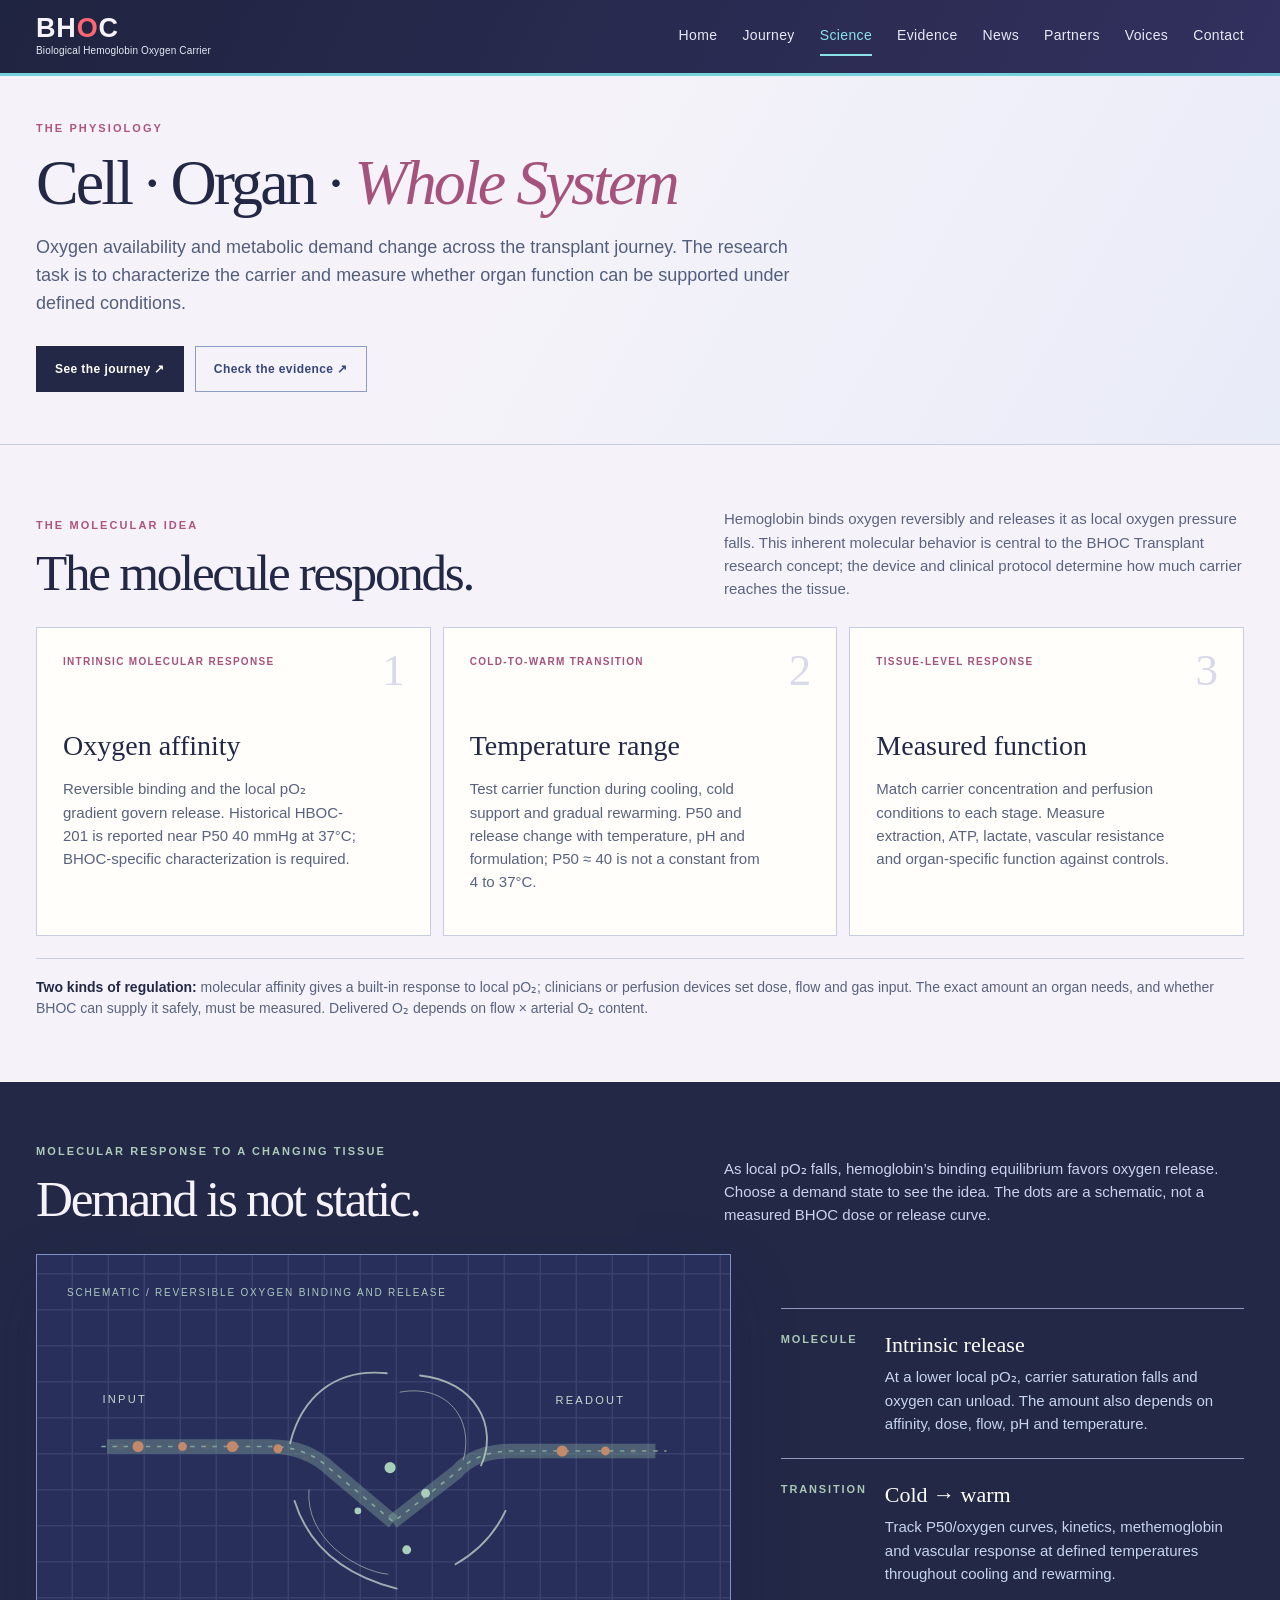
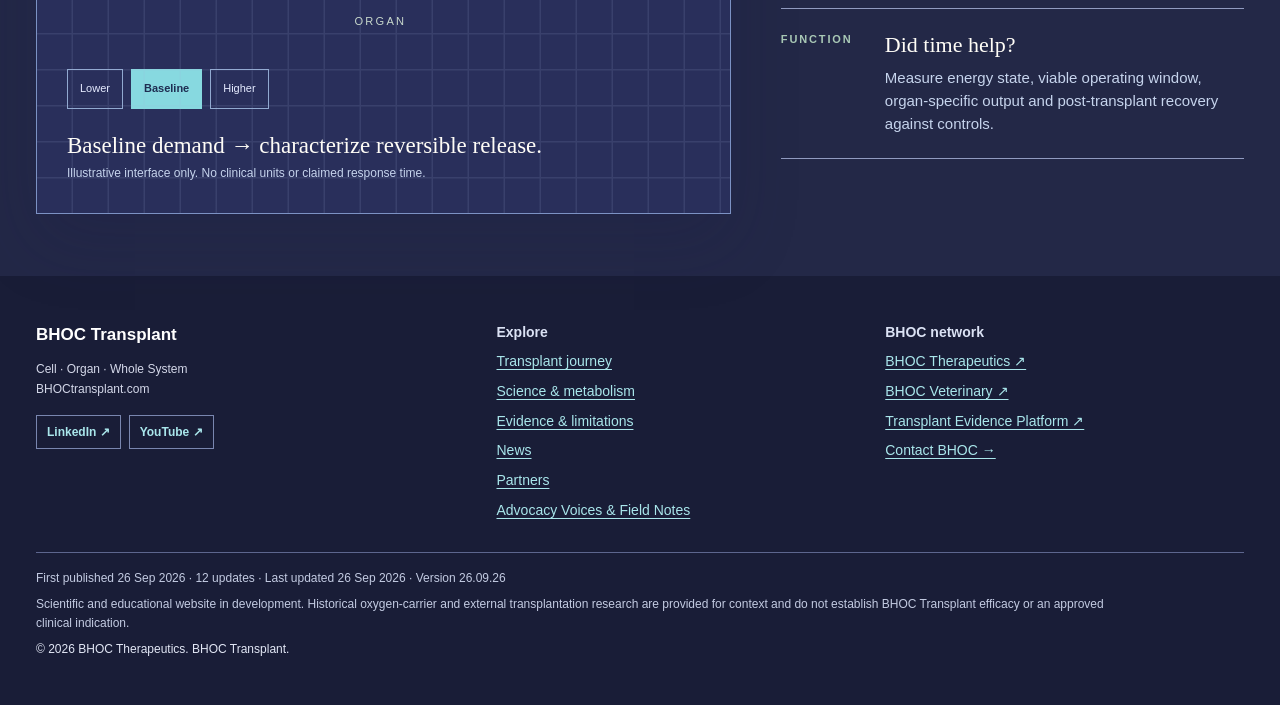
<file: science.html>
<!doctype html>
<html lang="en">
<head>
<meta charset="utf-8">
<meta name="viewport" content="width=device-width, initial-scale=1">
<meta name="color-scheme" content="light">
<title>Science | BHOC Transplant</title>
<meta name="description" content="Oxygen affinity, temperature response and metabolic questions in the BHOC Transplant research concept.">
<link rel="canonical" href="https://bhoctransplant.com/science.html">
<meta property="og:site_name" content="BHOC Therapeutics">
<meta property="og:locale" content="en_US">
<meta property="og:type" content="website">
<meta property="og:title" content="Science | BHOC Transplant">
<meta property="og:description" content="Oxygen affinity, temperature response and metabolic questions in the BHOC Transplant research concept.">
<meta property="og:url" content="https://bhoctransplant.com/science.html">
<meta property="og:image" content="https://bhoctransplant.com/assets/transplant-journey-v3.webp">
<meta property="og:image:alt" content="BHOC Transplant organ preservation and oxygen continuity research concept">
<meta name="twitter:card" content="summary_large_image">
<meta name="twitter:title" content="Science | BHOC Transplant">
<meta name="twitter:description" content="Oxygen affinity, temperature response and metabolic questions in the BHOC Transplant research concept.">
<meta name="twitter:image" content="https://bhoctransplant.com/assets/transplant-journey-v3.webp">
<link rel="icon" type="image/svg+xml" href="data:image/svg+xml,%3Csvg%20xmlns%3D%22http%3A%2F%2Fwww.w3.org%2F2000%2Fsvg%22%20viewBox%3D%220%200%2064%2064%22%3E%3Crect%20width%3D%2264%22%20height%3D%2264%22%20rx%3D%2214%22%20fill%3D%22%23232847%22%2F%3E%3Cpath%20d%3D%22M19%2030a13%2013%200%200%201%2026-3M45%2034a13%2013%200%200%201-26%203%22%20fill%3D%22none%22%20stroke%3D%22%2375d2dc%22%20stroke-width%3D%225%22%20stroke-linecap%3D%22round%22%2F%3E%3Ccircle%20cx%3D%2232%22%20cy%3D%2232%22%20r%3D%224%22%20fill%3D%22%23ae547f%22%2F%3E%3C%2Fsvg%3E">
<link rel="stylesheet" href="assets/site.css?v=readability-1">
<script src="https://analytics.ahrefs.com/analytics.js" data-key="QKOByuekLnQUD29dCCoJVQ" async></script>
<script src="assets/ga4.js?v=20260927" defer></script>
<script type="application/ld+json" data-bhoc-identity>{"@context":"https://schema.org","@graph":[{"@type":"Organization","@id":"https://bhoctherapeutics.com/#organization","name":"BHOC Therapeutics","url":"https://bhoctherapeutics.com/","description":"BHOC Therapeutics connects hemoglobin biology, oxygen delivery and source-linked research across human, veterinary and transplant applications within Precision Oxygen Therapeutics.","logo":"https://bhoctherapeutics.com/assets/bhoc-biodiversity-logo.png","sameAs":["https://www.linkedin.com/company/bhoc-therapeutics/","https://www.youtube.com/@BHOCTherapeutics","https://bhocvet.com/","https://bhoctransplant.com/"]},{"@type":"Person","@id":"https://bhoctherapeutics.com/#archil-jaliashvili","name":"Archil Jaliashvili","url":"https://orcid.org/0009-0006-4712-4942","description":"Biotechnology and healthcare executive with more than 20 years of experience; BHOC project lead.","jobTitle":"Biotechnology and oxygen therapeutics executive","worksFor":{"@id":"https://bhoctherapeutics.com/#organization"},"sameAs":["https://www.linkedin.com/in/archil-jaliashvili-bhoc/","https://orcid.org/0009-0006-4712-4942","https://github.com/ArchilJali","https://scholar.google.com/citations?user=8jFUmFYAAAAJ"],"knowsAbout":["Biological Hemoglobin Oxygen Carrier","Precision Oxygen Therapeutics","Hemoglobin-based oxygen carriers","Tissue oxygen delivery","Microcirculation"]},{"@type":"WebSite","@id":"https://bhoctransplant.com/#website","name":"BHOC Therapeutics","url":"https://bhoctransplant.com/","publisher":{"@id":"https://bhoctherapeutics.com/#organization"},"inLanguage":"en","alternateName":["BHOC-Transplant-Therapeutics"]},{"@type":"WebPage","@id":"https://bhoctransplant.com/science.html#webpage","url":"https://bhoctransplant.com/science.html","name":"Science | BHOC Transplant","isPartOf":{"@id":"https://bhoctransplant.com/#website"},"author":{"@id":"https://bhoctherapeutics.com/#archil-jaliashvili"},"publisher":{"@id":"https://bhoctherapeutics.com/#organization"}}]}</script>
<script type="application/ld+json" data-bhoc-breadcrumb>{"@context":"https://schema.org","@type":"BreadcrumbList","@id":"https://bhoctransplant.com/science.html#breadcrumb","itemListElement":[{"@type":"ListItem","position":1,"name":"BHOC Therapeutics","item":"https://bhoctransplant.com/"},{"@type":"ListItem","position":2,"name":"Science","item":"https://bhoctransplant.com/science.html"}]}</script>
</head>
<body class="science-page">
<div class="top"><header class="wrap topline"><a class="brand" href="/" aria-label="BHOC Transplant home"><span class="brand-mark">BH<i>O</i>C</span><span class="brand-sub">Biological Hemoglobin Oxygen Carrier</span></a><nav class="topnav" aria-label="Sections"><a href="/">Home</a><a href="journey.html">Journey</a><a href="science.html" aria-current="page">Science</a><a href="evidence.html">Evidence</a><a href="news.html">News</a><a href="partners.html">Partners</a><a href="voices.html">Voices</a><a href="contact.html">Contact</a></nav></header></div>
<main>
<section class="page-hero"><div class="wrap"><div class="eyebrow">The physiology</div><h1>Cell · Organ · <em>Whole System</em></h1><p>Oxygen availability and metabolic demand change across the transplant journey. The research task is to characterize the carrier and measure whether organ function can be supported under defined conditions.</p><div class="actions"><a class="button" href="journey.html">See the journey ↗</a><a class="button secondary" href="evidence.html">Check the evidence ↗</a></div></div></section><section class="section" id="model"><div class="wrap">
      <div class="section-head"><div><div class="eyebrow">The molecular idea</div><h2 class="serif">The molecule responds.</h2></div><p class="section-intro">Hemoglobin binds oxygen reversibly and releases it as local oxygen pressure falls. This inherent molecular behavior is central to the BHOC Transplant research concept; the device and clinical protocol determine how much carrier reaches the tissue.</p></div>
      <div class="system">
        <article data-index="1"><small>Intrinsic molecular response</small><h3>Oxygen affinity</h3><p>Reversible binding and the local pO₂ gradient govern release. Historical HBOC-201 is reported near P50 40 mmHg at 37°C; BHOC-specific characterization is required.</p></article>
        <article data-index="2"><small>Cold-to-warm transition</small><h3>Temperature range</h3><p>Test carrier function during cooling, cold support and gradual rewarming. P50 and release change with temperature, pH and formulation; P50 ≈ 40 is not a constant from 4 to 37°C.</p></article>
        <article data-index="3"><small>Tissue-level response</small><h3>Measured function</h3><p>Match carrier concentration and perfusion conditions to each stage. Measure extraction, ATP, lactate, vascular resistance and organ-specific function against controls.</p></article>
      </div>
      <div class="equation"><strong>Two kinds of regulation:</strong> molecular affinity gives a built-in response to local pO₂; clinicians or perfusion devices set dose, flow and gas input. The exact amount an organ needs, and whether BHOC can supply it safely, must be measured. Delivered O₂ depends on flow × arterial O₂ content.</div>
    </div></section><section class="section dark" id="demand"><div class="wrap">
      <div class="section-head"><div><div class="eyebrow" style="color:#adcbb9">Molecular response to a changing tissue</div><h2 class="serif">Demand is not static.</h2></div><p class="section-intro">As local pO₂ falls, hemoglobin’s binding equilibrium favors oxygen release. Choose a demand state to see the idea. The dots are a schematic, not a measured BHOC dose or release curve.</p></div>
      <div class="demand-layout">
        <div class="diagram">
          <div class="diagram-top">Schematic / reversible oxygen binding and release</div>
          <svg id="demand-svg" viewBox="0 0 570 305" xmlns="http://www.w3.org/2000/svg" role="img" aria-label="Schematic perfusion path toward an organ">
            <g fill="none" stroke="#83a798"><path d="M36 132 H183 Q216 132 238 153 L294 200" stroke-width="13" opacity=".4"/><path d="M293 200 L351 155 Q367 136 401 136 H530" stroke-width="13" opacity=".4"/><path d="M31 132 H184 Q216 132 238 153 L294 200 L351 155 Q370 136 401 136 H540" stroke-width="1.5" stroke-dasharray="4 6"/></g>
            <g fill="none" stroke="#c6dacd" opacity=".75" stroke-linecap="round"><path d="M288 66 C240 61 211 89 201 129 M318 68 C368 73 389 114 373 149 M205 181 C220 229 258 250 297 260 M350 238 C371 226 386 209 395 190" stroke-width="1.7"/><path d="M300 83 C343 75 367 108 357 144 M218 171 C214 214 260 244 289 247" stroke-width=".7"/></g>
            <g fill="#a9cebb"><circle cx="291" cy="151" r="5"/><circle cx="323" cy="174" r="4"/><circle cx="262" cy="190" r="3"/><circle cx="306" cy="225" r="4"/></g>
            <g id="oxygen-flow" fill="#c2896a">
              <circle class="oxygen-dot" data-level="1" cx="64" cy="132" r="5"/><circle class="oxygen-dot" data-level="1" cx="149" cy="132" r="5"/><circle class="oxygen-dot" data-level="1" cx="446" cy="136" r="5"/>
              <circle class="oxygen-dot" data-level="2" cx="104" cy="132" r="4"/><circle class="oxygen-dot" data-level="2" cx="190" cy="134" r="4"/><circle class="oxygen-dot" data-level="2" cx="485" cy="136" r="4"/>
              <circle class="oxygen-dot" data-level="3" cx="48" cy="132" r="3"/><circle class="oxygen-dot" data-level="3" cx="126" cy="132" r="3"/><circle class="oxygen-dot" data-level="3" cx="215" cy="143" r="3"/><circle class="oxygen-dot" data-level="3" cx="510" cy="136" r="3"/>
            </g>
            <g fill="#c8d8cc" font-family="Arial,sans-serif" font-size="10" letter-spacing="2"><text x="32" y="93">INPUT</text><text x="259" y="293">ORGAN</text><text x="440" y="94">READOUT</text></g>
          </svg>
          <div class="switches" role="group" aria-label="Conceptual metabolic demand"><button type="button" data-demand="1" aria-pressed="false">Lower</button><button type="button" data-demand="2" aria-pressed="true">Baseline</button><button type="button" data-demand="3" aria-pressed="false">Higher</button></div>
          <div class="diagram-caption" id="demand-copy">Baseline demand → characterize reversible release.</div>
          <p class="diagram-note">Illustrative interface only. No clinical units or claimed response time.</p>
        </div>
        <ol><li><span>MOLECULE</span><div><strong>Intrinsic release</strong><p>At a lower local pO₂, carrier saturation falls and oxygen can unload. The amount also depends on affinity, dose, flow, pH and temperature.</p></div></li><li><span>TRANSITION</span><div><strong>Cold → warm</strong><p>Track P50/oxygen curves, kinetics, methemoglobin and vascular response at defined temperatures throughout cooling and rewarming.</p></div></li><li><span>FUNCTION</span><div><strong>Did time help?</strong><p>Measure energy state, viable operating window, organ-specific output and post-transplant recovery against controls.</p></div></li></ol>
      </div>
    </div></section>
</main>
<footer><div class="wrap footer-grid"><div class="footer-identity"><strong>BHOC Transplant</strong><p>Cell · Organ · Whole System<br>BHOCtransplant.com</p><div class="footer-socials" role="group" aria-label="BHOC social media"><a href="https://www.linkedin.com/company/bhoc-therapeutics/" target="_blank" rel="noopener noreferrer" aria-label="BHOC Therapeutics on LinkedIn">LinkedIn ↗</a><a href="https://www.youtube.com/@BHOCTherapeutics" target="_blank" rel="noopener noreferrer" aria-label="BHOC Therapeutics on YouTube">YouTube ↗</a></div></div><div class="footer-links"><b>Explore</b><a href="journey.html">Transplant journey</a><a href="science.html">Science &amp; metabolism</a><a href="evidence.html">Evidence &amp; limitations</a><a href="news.html">News</a><a href="partners.html">Partners</a><a href="voices.html">Advocacy Voices &amp; Field Notes</a></div><div class="footer-links"><b>BHOC network</b><a href="https://bhoctherapeutics.com/" target="_blank" rel="noopener noreferrer">BHOC Therapeutics ↗</a><a href="https://bhocvet.com/" target="_blank" rel="noopener noreferrer">BHOC Veterinary ↗</a><a href="https://bhoctherapeutics.com/evidence/library/transplant/related/" target="_blank" rel="noopener noreferrer">Transplant Evidence Platform ↗</a><a href="contact.html">Contact BHOC →</a></div></div><div class="wrap footer-meta"><p>First published <time datetime="2026-09-26">26 Sep 2026</time> · 12 updates · Last updated <time datetime="2026-09-26">26 Sep 2026</time> · Version 26.09.26</p><p>Scientific and educational website in development. Historical oxygen-carrier and external transplantation research are provided for context and do not establish BHOC Transplant efficacy or an approved clinical indication.</p><p>© 2026 BHOC Therapeutics. BHOC Transplant.</p></div></footer>
<script src="assets/site.js" defer></script>
</body>
</html>
</file>
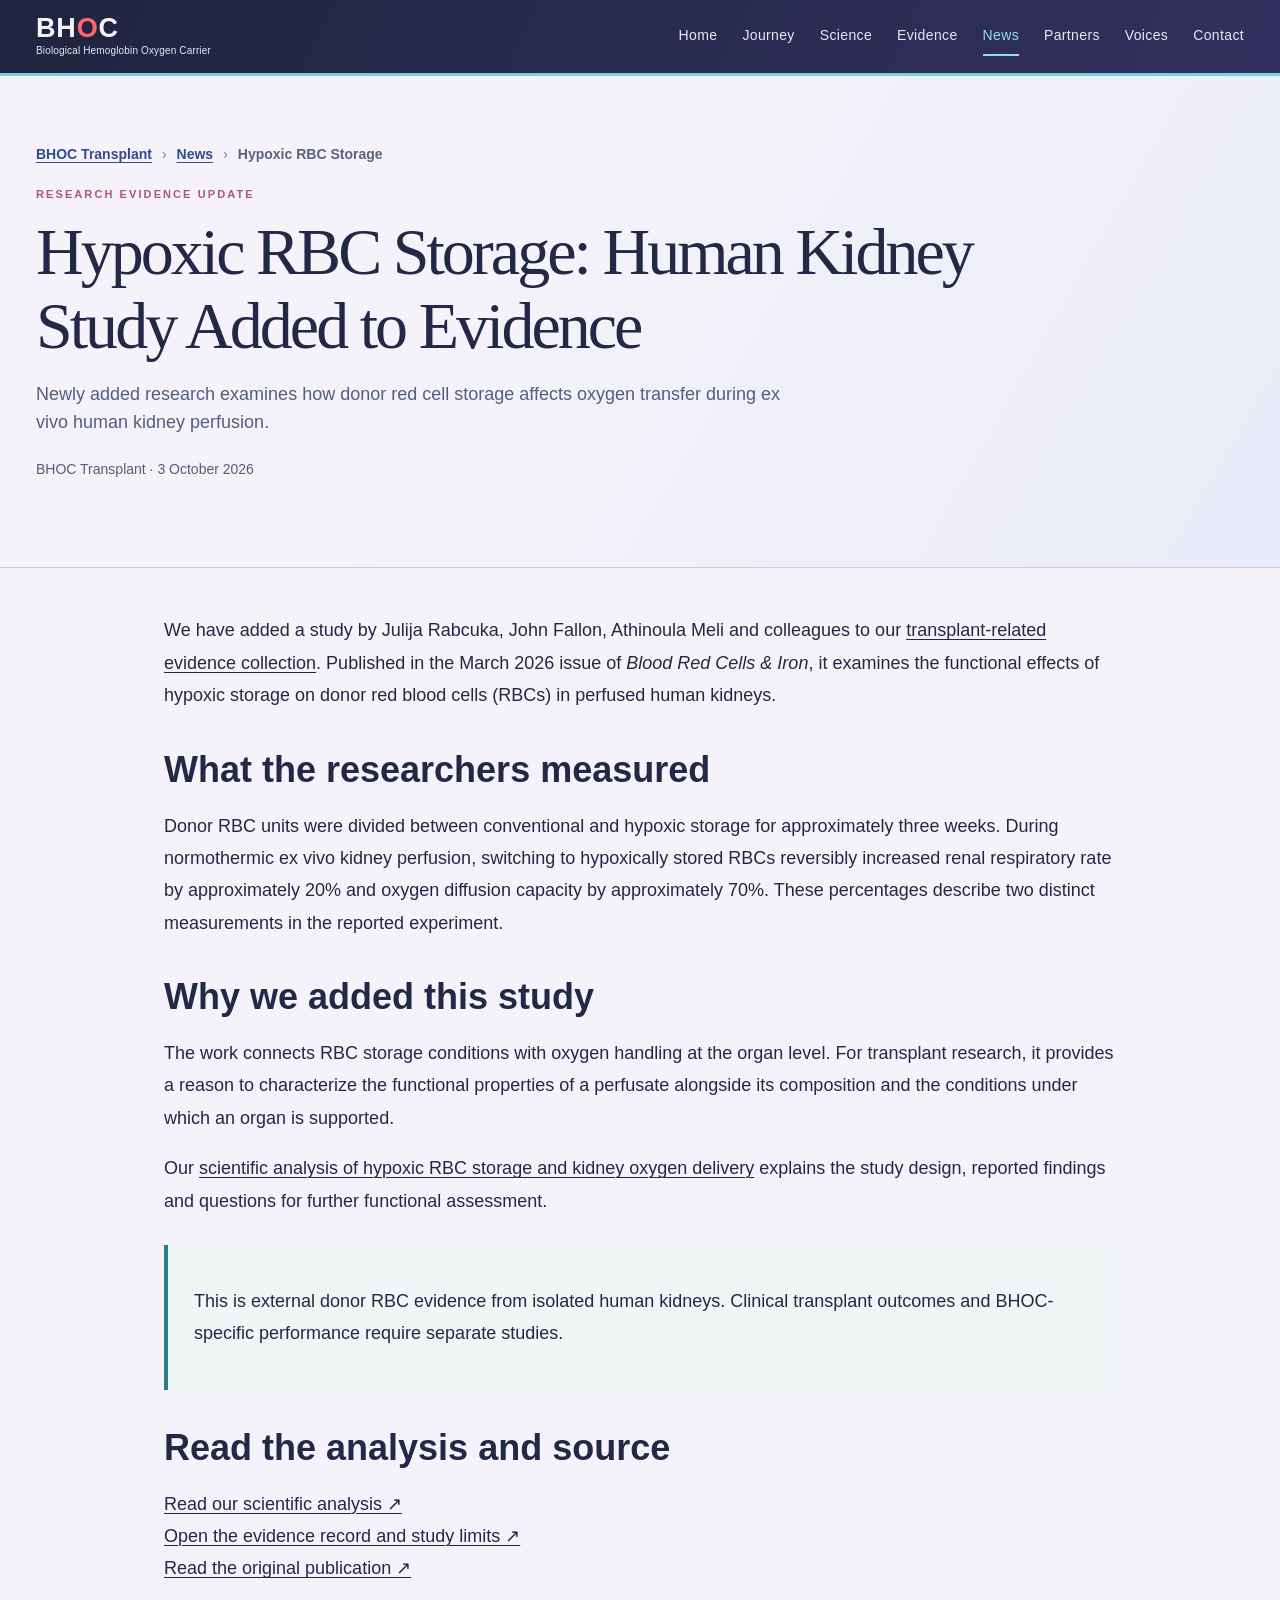
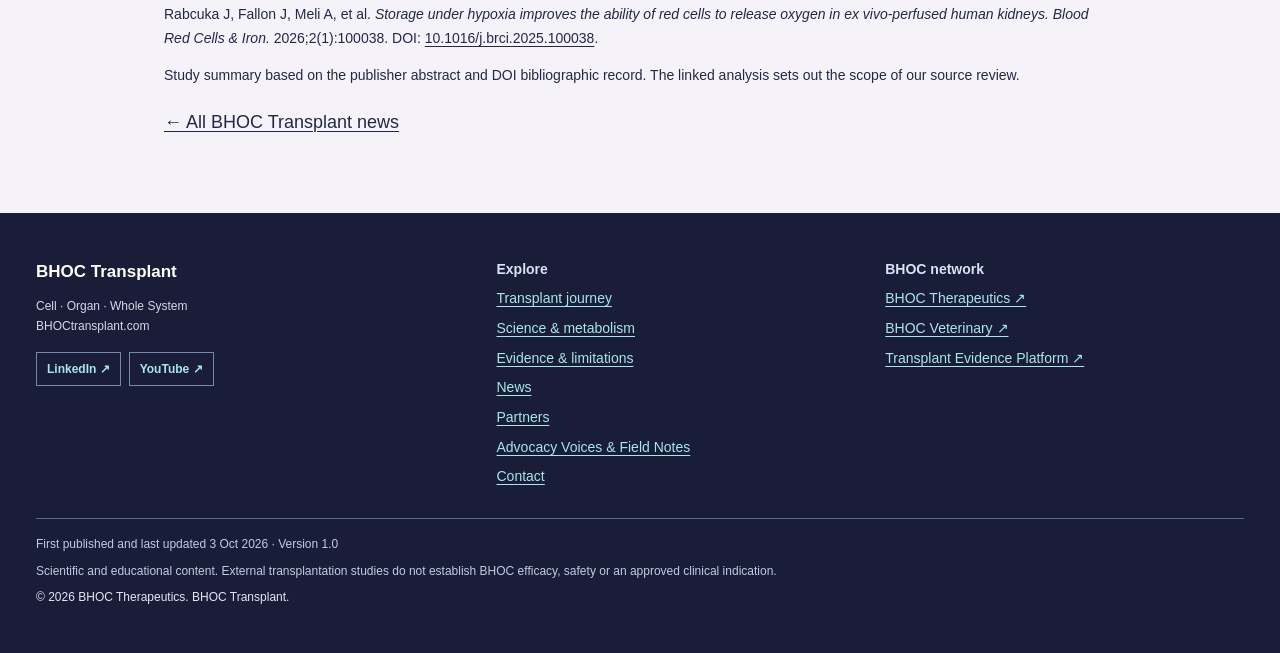
<file: news/hypoxic-rbc-storage-human-kidney-perfusion.html>
<!doctype html>
<html lang="en">
<head>
<meta charset="utf-8"><meta name="viewport" content="width=device-width,initial-scale=1"><meta name="color-scheme" content="light">
<title>Hypoxic RBC Storage and Kidney Perfusion | BHOC Transplant</title>
<meta name="description" content="BHOC Transplant adds a human kidney perfusion study on hypoxic RBC storage, with a scientific analysis, original source and clearly stated evidence limits.">
<meta name="robots" content="index,follow,max-image-preview:large"><meta name="yandex" content="noindex">
<link rel="canonical" href="https://bhoctransplant.com/news/hypoxic-rbc-storage-human-kidney-perfusion.html">
<meta property="og:type" content="article"><meta property="og:site_name" content="BHOC Transplant"><meta property="og:locale" content="en_US">
<meta property="og:title" content="Hypoxic RBC Storage: Human Kidney Study Added to Evidence"><meta property="og:description" content="BHOC Transplant adds a human kidney perfusion study on hypoxic RBC storage, with a scientific analysis, original source and clearly stated evidence limits."><meta property="og:url" content="https://bhoctransplant.com/news/hypoxic-rbc-storage-human-kidney-perfusion.html">
<meta property="article:published_time" content="2026-10-03"><meta property="article:modified_time" content="2026-10-03"><meta property="article:author" content="https://orcid.org/0009-0006-4712-4942">
<meta property="og:image" content="https://bhoctransplant.com/assets/transplant-journey-v3.webp"><meta property="og:image:width" content="2172"><meta property="og:image:height" content="724"><meta property="og:image:alt" content="BHOC Transplant illustration of organ donation, ex vivo organ support and recipient recovery research pathways.">
<meta name="twitter:card" content="summary_large_image"><meta name="twitter:title" content="Hypoxic RBC Storage: Human Kidney Study Added to Evidence"><meta name="twitter:description" content="BHOC Transplant adds a human kidney perfusion study on hypoxic RBC storage, with a scientific analysis, original source and clearly stated evidence limits."><meta name="twitter:image" content="https://bhoctransplant.com/assets/transplant-journey-v3.webp"><meta name="twitter:image:alt" content="BHOC Transplant illustration of organ donation, ex vivo organ support and recipient recovery research pathways.">
<link rel="icon" type="image/svg+xml" href="data:image/svg+xml,%3Csvg%20xmlns%3D%22http%3A%2F%2Fwww.w3.org%2F2000%2Fsvg%22%20viewBox%3D%220%200%2064%2064%22%3E%3Crect%20width%3D%2264%22%20height%3D%2264%22%20rx%3D%2214%22%20fill%3D%22%23232847%22%2F%3E%3Cpath%20d%3D%22M19%2030a13%2013%200%200%201%2026-3M45%2034a13%2013%200%200%201-26%203%22%20fill%3D%22none%22%20stroke%3D%22%2375d2dc%22%20stroke-width%3D%225%22%20stroke-linecap%3D%22round%22%2F%3E%3Ccircle%20cx%3D%2232%22%20cy%3D%2232%22%20r%3D%224%22%20fill%3D%22%23ae547f%22%2F%3E%3C%2Fsvg%3E">
<link rel="stylesheet" href="../assets/site.css?v=news-2">
<style>.feature-hero h1{max-width:1000px;font-size:clamp(34px,5.2vw,66px);line-height:1.12}.feature-hero .meta{font-size:14px;margin-top:22px}.feature-copy{max-width:1000px;margin:0 auto;padding:28px 24px 56px;box-sizing:border-box}.feature-copy p{font-size:18px;line-height:1.8}.feature-copy h2{font-size:clamp(25px,3.4vw,36px);line-height:1.22;margin:36px 0 16px}.feature-copy a{overflow-wrap:anywhere}.feature-note{padding:22px 26px;border-left:4px solid #287d82;background:#eff6f5;margin:28px 0}.feature-copy .small{font-size:14px;line-height:1.7}.skip-feature{position:absolute;left:-10000px;top:auto}.skip-feature:focus{left:16px;top:16px;background:white;padding:12px;z-index:99}@media(max-width:600px){.feature-copy{padding:24px 20px 36px}.feature-copy p{font-size:17px}.feature-note{padding:18px}}</style>
<script src="https://analytics.ahrefs.com/analytics.js" data-key="QKOByuekLnQUD29dCCoJVQ" async></script>
<script src="../assets/ga4.js?v=20260927" defer></script>
<script type="application/ld+json" data-bhoc-identity>{"@context":"https://schema.org","@graph":[{"@type":"Organization","@id":"https://bhoctherapeutics.com/#organization","name":"BHOC Therapeutics","url":"https://bhoctherapeutics.com/","description":"BHOC Therapeutics connects hemoglobin biology, oxygen delivery and source-linked research across human, veterinary and transplant applications within Precision Oxygen Therapeutics.","logo":"https://bhoctherapeutics.com/assets/bhoc-biodiversity-logo.png","sameAs":["https://www.linkedin.com/company/bhoc-therapeutics/","https://www.youtube.com/@BHOCTherapeutics","https://bhocvet.com/","https://bhoctransplant.com/"]},{"@type":"Person","@id":"https://bhoctherapeutics.com/#archil-jaliashvili","name":"Archil Jaliashvili","url":"https://orcid.org/0009-0006-4712-4942","description":"Biotechnology and healthcare executive with more than 20 years of experience; BHOC project lead.","jobTitle":"Biotechnology and oxygen therapeutics executive","worksFor":{"@id":"https://bhoctherapeutics.com/#organization"},"sameAs":["https://www.linkedin.com/in/archil-jaliashvili-bhoc/","https://orcid.org/0009-0006-4712-4942","https://github.com/ArchilJali","https://scholar.google.com/citations?user=8jFUmFYAAAAJ"],"knowsAbout":["Biological Hemoglobin Oxygen Carrier","Precision Oxygen Therapeutics","Hemoglobin-based oxygen carriers","Tissue oxygen delivery","Microcirculation"]},{"@type":"WebSite","@id":"https://bhoctransplant.com/#website","name":"BHOC Transplant","url":"https://bhoctransplant.com/","publisher":{"@id":"https://bhoctherapeutics.com/#organization"},"inLanguage":"en","alternateName":["BHOC Transplant"]},{"@type":"WebPage","@id":"https://bhoctransplant.com/news/hypoxic-rbc-storage-human-kidney-perfusion.html#webpage","url":"https://bhoctransplant.com/news/hypoxic-rbc-storage-human-kidney-perfusion.html","name":"Hypoxic RBC Storage and Kidney Perfusion | BHOC Transplant","isPartOf":{"@id":"https://bhoctransplant.com/#website"},"author":{"@id":"https://bhoctherapeutics.com/#archil-jaliashvili"},"publisher":{"@id":"https://bhoctherapeutics.com/#organization"},"description":"BHOC Transplant adds a human kidney perfusion study on hypoxic RBC storage, with a scientific analysis, original source and clearly stated evidence limits."}]}</script>
<script type="application/ld+json">{"@context":"https://schema.org","@graph":[{"@type":"NewsArticle","@id":"https://bhoctransplant.com/news/hypoxic-rbc-storage-human-kidney-perfusion.html#article","url":"https://bhoctransplant.com/news/hypoxic-rbc-storage-human-kidney-perfusion.html","headline":"Hypoxic RBC Storage: Human Kidney Study Added to Evidence","description":"BHOC Transplant adds a human kidney perfusion study on hypoxic RBC storage, with a scientific analysis, original source and clearly stated evidence limits.","datePublished":"2026-10-03","dateModified":"2026-10-03","inLanguage":"en","articleSection":"Research evidence update","author":{"@type":"Person","@id":"https://bhoctherapeutics.com/#archil-jaliashvili","name":"Archil Jaliashvili","url":"https://orcid.org/0009-0006-4712-4942"},"publisher":{"@type":"Organization","@id":"https://bhoctherapeutics.com/#organization","name":"BHOC Therapeutics","url":"https://bhoctherapeutics.com/"},"mainEntityOfPage":"https://bhoctransplant.com/news/hypoxic-rbc-storage-human-kidney-perfusion.html","citation":{"@type":"ScholarlyArticle","name":"Storage under hypoxia improves the ability of red cells to release oxygen in ex vivo-perfused human kidneys","url":"https://doi.org/10.1016/j.brci.2025.100038","identifier":{"@type":"PropertyValue","propertyID":"DOI","value":"10.1016/j.brci.2025.100038"},"author":[{"@type":"Person","name":"Julija Rabcuka"},{"@type":"Person","name":"John Fallon"},{"@type":"Person","name":"Athinoula Meli"},{"@type":"Person","name":"Samuel Sowemimo-Coker"},{"@type":"Person","name":"Rebecca Cardigan"},{"@type":"Person","name":"Peter A. Smethurst"},{"@type":"Person","name":"Peter Friend"},{"@type":"Person","name":"Richard Dumbill"},{"@type":"Person","name":"Pawel Swietach"}],"isPartOf":{"@type":"PublicationIssue","issueNumber":"1","isPartOf":{"@type":"PublicationVolume","volumeNumber":"2","isPartOf":{"@type":"Periodical","name":"Blood Red Cells & Iron"}}}},"image":{"@type":"ImageObject","url":"https://bhoctransplant.com/assets/transplant-journey-v3.webp","width":2172,"height":724,"description":"BHOC Transplant illustration of organ donation, ex vivo organ support and recipient recovery research pathways.","caption":"BHOC Transplant research illustration. The image is not a depiction of the study apparatus."}},{"@type":"BreadcrumbList","@id":"https://bhoctransplant.com/news/hypoxic-rbc-storage-human-kidney-perfusion.html#breadcrumb","itemListElement":[{"@type":"ListItem","position":1,"name":"BHOC Transplant","item":"https://bhoctransplant.com/"},{"@type":"ListItem","position":2,"name":"News","item":"https://bhoctransplant.com/news.html"},{"@type":"ListItem","position":3,"name":"Hypoxic RBC Storage","item":"https://bhoctransplant.com/news/hypoxic-rbc-storage-human-kidney-perfusion.html"}]}]}</script>
<link rel="stylesheet" href="/assets/news-navigation.css?v=20261003">
</head>
<body>
<a class="skip-feature" href="#main">Skip to content</a>
<div class="top"><header class="wrap topline"><a class="brand" href="/" aria-label="BHOC Transplant home"><span class="brand-mark">BH<i>O</i>C</span><span class="brand-sub">Biological Hemoglobin Oxygen Carrier</span></a><nav class="topnav" aria-label="Sections"><a href="/">Home</a><a href="../journey.html">Journey</a><a href="../science.html">Science</a><a href="../evidence.html">Evidence</a><a href="../news.html" aria-current="page">News</a><a href="../partners.html">Partners</a><a href="../voices.html">Voices</a><a href="../contact.html">Contact</a></nav></header></div>
<main id="main">
<section class="page-hero feature-hero"><div class="wrap"><nav class="news-breadcrumbs" aria-label="Breadcrumb"><ol><li><a href="/">BHOC Transplant</a></li><li><span class="breadcrumb-separator" aria-hidden="true">›</span><a href="/news.html">News</a></li><li><span class="breadcrumb-separator" aria-hidden="true">›</span><span aria-current="page">Hypoxic RBC Storage</span></li></ol></nav>
<div class="eyebrow">Research evidence update</div><h1>Hypoxic RBC Storage: Human Kidney Study Added to Evidence</h1><p>Newly added research examines how donor red cell storage affects oxygen transfer during ex vivo human kidney perfusion.</p><p class="meta">BHOC Transplant · <time datetime="2026-10-03">3 October 2026</time></p></div></section>
<article class="feature-copy">
<p>We have added a study by Julija Rabcuka, John Fallon, Athinoula Meli and colleagues to our <a href="https://bhoctherapeutics.com/evidence/library/transplant/related/evidence.html#TR-REL-2026-008">transplant-related evidence collection</a>. Published in the March 2026 issue of <em>Blood Red Cells &amp; Iron</em>, it examines the functional effects of hypoxic storage on donor red blood cells (RBCs) in perfused human kidneys.</p>
<h2>What the researchers measured</h2>
<p>Donor RBC units were divided between conventional and hypoxic storage for approximately three weeks. During normothermic ex vivo kidney perfusion, switching to hypoxically stored RBCs reversibly increased renal respiratory rate by approximately 20% and oxygen diffusion capacity by approximately 70%. These percentages describe two distinct measurements in the reported experiment.</p>
<h2>Why we added this study</h2>
<p>The work connects RBC storage conditions with oxygen handling at the organ level. For transplant research, it provides a reason to characterize the functional properties of a perfusate alongside its composition and the conditions under which an organ is supported.</p>
<p>Our <a href="https://bhoctherapeutics.com/science/hypoxic-rbc-storage-kidney-oxygen-delivery.html">scientific analysis of hypoxic RBC storage and kidney oxygen delivery</a> explains the study design, reported findings and questions for further functional assessment.</p>
<div class="feature-note"><p>This is external donor RBC evidence from isolated human kidneys. Clinical transplant outcomes and BHOC-specific performance require separate studies.</p></div>
<h2>Read the analysis and source</h2>
<p><a href="https://bhoctherapeutics.com/science/hypoxic-rbc-storage-kidney-oxygen-delivery.html">Read our scientific analysis ↗</a><br><a href="https://bhoctherapeutics.com/evidence/library/transplant/related/evidence.html#TR-REL-2026-008">Open the evidence record and study limits ↗</a><br><a href="https://doi.org/10.1016/j.brci.2025.100038" target="_blank" rel="noopener noreferrer">Read the original publication ↗</a></p>
<p class="small">Rabcuka J, Fallon J, Meli A, et al. <cite>Storage under hypoxia improves the ability of red cells to release oxygen in ex vivo-perfused human kidneys.</cite> <em>Blood Red Cells &amp; Iron.</em> 2026;2(1):100038. DOI: <a href="https://doi.org/10.1016/j.brci.2025.100038">10.1016/j.brci.2025.100038</a>.</p>
<p class="small">Study summary based on the publisher abstract and DOI bibliographic record. The linked analysis sets out the scope of our source review.</p>
<p><a href="../news.html">← All BHOC Transplant news</a></p>
</article>
</main>
<footer><div class="wrap footer-grid"><div class="footer-identity"><strong>BHOC Transplant</strong><p>Cell · Organ · Whole System<br>BHOCtransplant.com</p><div class="footer-socials" role="group" aria-label="BHOC social media"><a href="https://www.linkedin.com/company/bhoc-therapeutics/" target="_blank" rel="noopener noreferrer">LinkedIn ↗</a><a href="https://www.youtube.com/@BHOCTherapeutics" target="_blank" rel="noopener noreferrer">YouTube ↗</a></div></div><div class="footer-links"><b>Explore</b><a href="../journey.html">Transplant journey</a><a href="../science.html">Science &amp; metabolism</a><a href="../evidence.html">Evidence &amp; limitations</a><a href="../news.html">News</a><a href="../partners.html">Partners</a><a href="../voices.html">Advocacy Voices &amp; Field Notes</a><a href="../contact.html">Contact</a></div><div class="footer-links"><b>BHOC network</b><a href="https://bhoctherapeutics.com/">BHOC Therapeutics ↗</a><a href="https://bhocvet.com/">BHOC Veterinary ↗</a><a href="https://bhoctherapeutics.com/evidence/library/transplant/related/">Transplant Evidence Platform ↗</a></div></div><div class="wrap footer-meta"><p>First published and last updated <time datetime="2026-10-03">3 Oct 2026</time> · Version 1.0</p><p>Scientific and educational content. External transplantation studies do not establish BHOC efficacy, safety or an approved clinical indication.</p><p>© 2026 BHOC Therapeutics. BHOC Transplant.</p></div></footer>
</body></html>
</file>
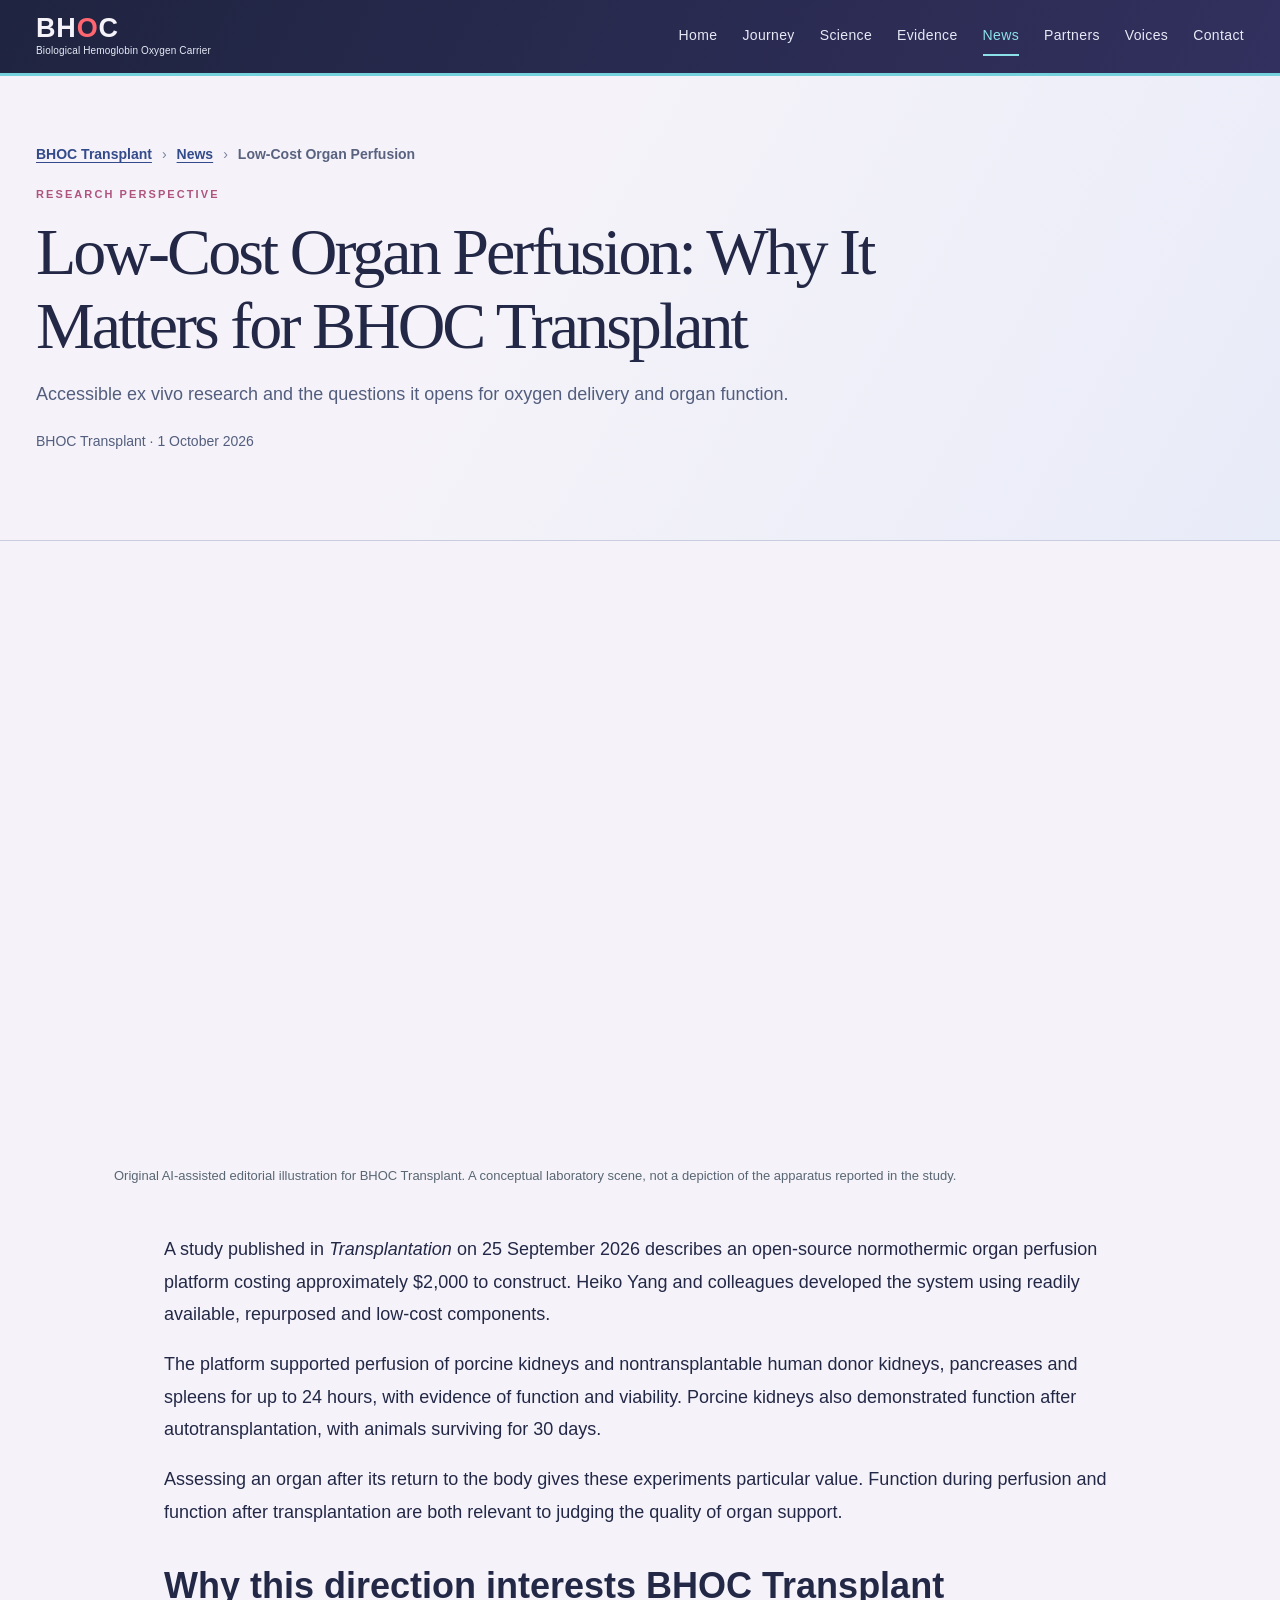
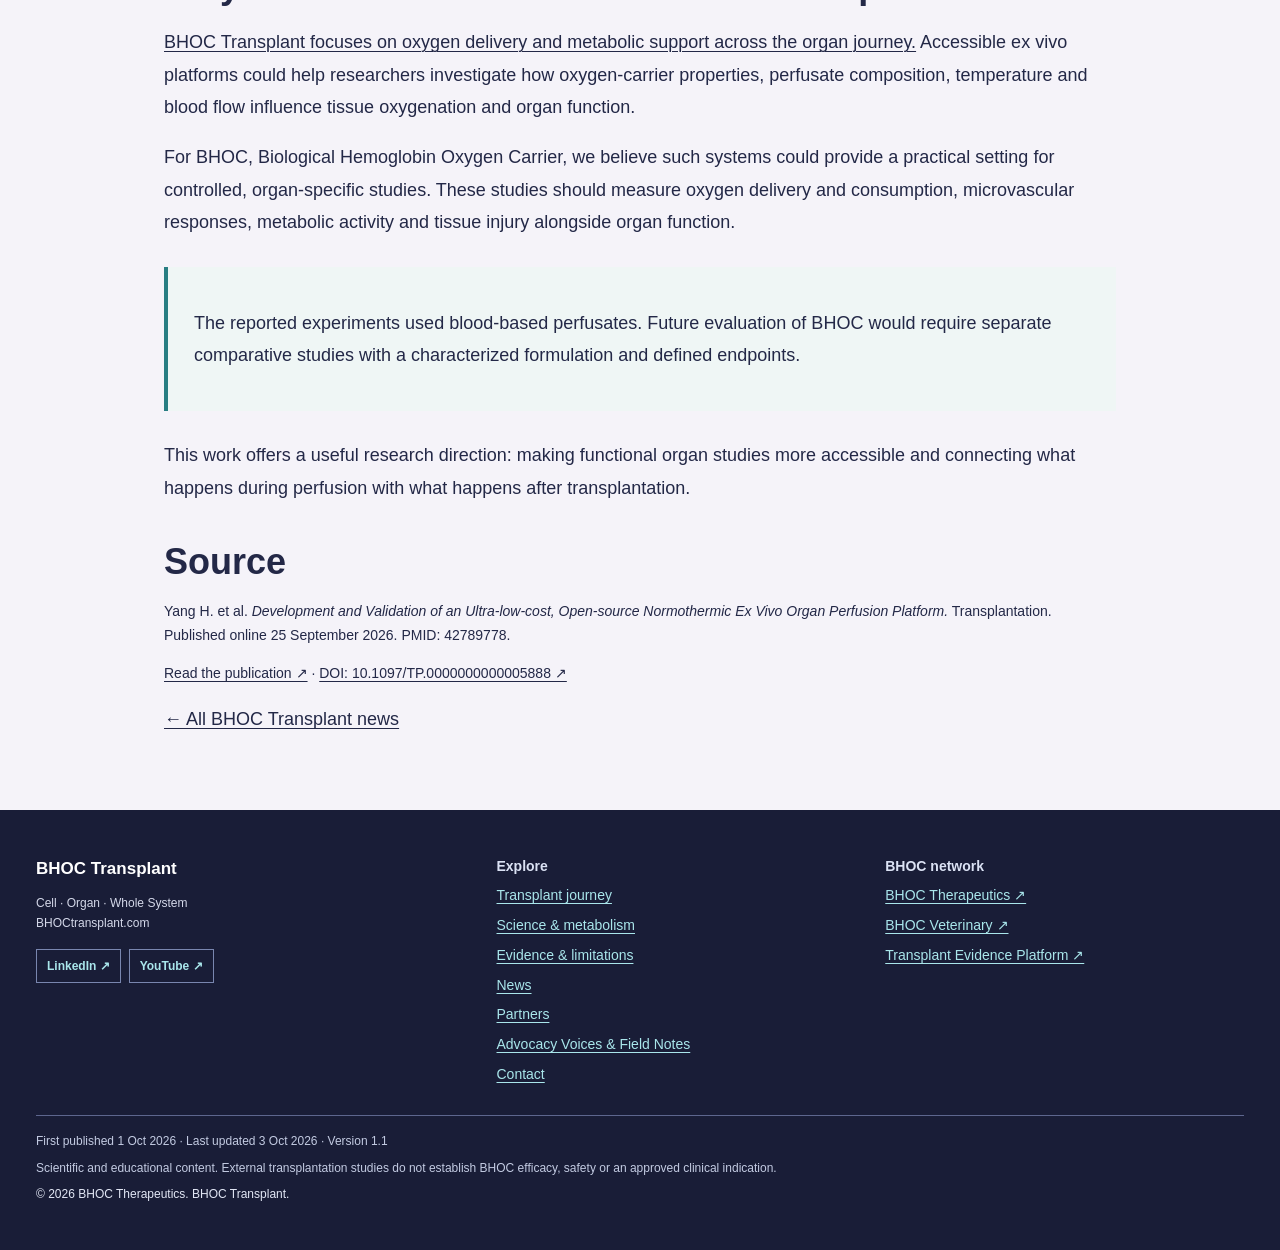
<file: news/low-cost-organ-perfusion-bhoc-transplant.html>
<!doctype html>
<html lang="en">
<head>
<meta charset="utf-8"><meta name="viewport" content="width=device-width,initial-scale=1"><meta name="color-scheme" content="light">
<title>Low-Cost Organ Perfusion | BHOC Transplant</title>
<meta name="description" content="An open-source organ perfusion platform costing about $2,000 offers a research direction for oxygen delivery, metabolic support and organ function.">
<meta name="robots" content="index,follow,max-image-preview:large">
<link rel="canonical" href="https://bhoctransplant.com/news/low-cost-organ-perfusion-bhoc-transplant.html">
<meta property="og:type" content="article"><meta property="og:site_name" content="BHOC Transplant"><meta property="og:locale" content="en_US">
<meta property="og:title" content="Low-Cost Organ Perfusion: Why It Matters for BHOC Transplant"><meta property="og:description" content="An open-source organ perfusion platform costing about $2,000 offers a research direction for oxygen delivery, metabolic support and organ function."><meta property="og:url" content="https://bhoctransplant.com/news/low-cost-organ-perfusion-bhoc-transplant.html">
<meta property="article:published_time" content="2026-10-01"><meta property="article:modified_time" content="2026-10-03"><meta property="article:author" content="https://orcid.org/0009-0006-4712-4942">
<meta property="og:image" content="https://bhoctransplant.com/assets/news/low-cost-organ-perfusion-bhoc-transplant.jpg"><meta property="og:image:secure_url" content="https://bhoctransplant.com/assets/news/low-cost-organ-perfusion-bhoc-transplant.jpg"><meta property="og:image:type" content="image/jpeg"><meta property="og:image:width" content="1200"><meta property="og:image:height" content="675"><meta property="og:image:alt" content="Pencil-and-watercolor illustration of a kidney in an ex vivo perfusion chamber with tubing, a pump and a researcher’s gloved hand.">
<meta name="twitter:card" content="summary_large_image"><meta name="twitter:title" content="Low-Cost Organ Perfusion: Why It Matters for BHOC Transplant"><meta name="twitter:description" content="An open-source organ perfusion platform costing about $2,000 offers a research direction for oxygen delivery, metabolic support and organ function."><meta name="twitter:image" content="https://bhoctransplant.com/assets/news/low-cost-organ-perfusion-bhoc-transplant.jpg"><meta name="twitter:image:alt" content="Pencil-and-watercolor illustration of a kidney in an ex vivo perfusion chamber with tubing, a pump and a researcher’s gloved hand.">
<link rel="icon" type="image/svg+xml" href="data:image/svg+xml,%3Csvg%20xmlns%3D%22http%3A%2F%2Fwww.w3.org%2F2000%2Fsvg%22%20viewBox%3D%220%200%2064%2064%22%3E%3Crect%20width%3D%2264%22%20height%3D%2264%22%20rx%3D%2214%22%20fill%3D%22%23232847%22%2F%3E%3Cpath%20d%3D%22M19%2030a13%2013%200%200%201%2026-3M45%2034a13%2013%200%200%201-26%203%22%20fill%3D%22none%22%20stroke%3D%22%2375d2dc%22%20stroke-width%3D%225%22%20stroke-linecap%3D%22round%22%2F%3E%3Ccircle%20cx%3D%2232%22%20cy%3D%2232%22%20r%3D%224%22%20fill%3D%22%23ae547f%22%2F%3E%3C%2Fsvg%3E">
<link rel="stylesheet" href="../assets/site.css?v=news-2">
<style>.feature-hero h1{max-width:1000px;font-size:clamp(34px,5.2vw,66px);line-height:1.12}.feature-hero .meta{font-size:14px;margin-top:22px}.feature-copy{max-width:1000px;margin:0 auto;padding:28px 24px 56px}.feature-copy p{font-size:18px;line-height:1.8}.feature-copy h2{font-size:clamp(25px,3.4vw,36px);line-height:1.22;margin:36px 0 16px}.feature-copy a{overflow-wrap:anywhere}.feature-note{padding:22px 26px;border-left:4px solid #287d82;background:#eff6f5;margin:28px 0}.feature-copy .small{font-size:14px;line-height:1.7}.perfusion-figure{max-width:1100px;margin:24px auto 0;padding:0 24px;box-sizing:border-box}.perfusion-figure img{display:block;width:100%;height:auto;aspect-ratio:16/9;border-radius:10px}.perfusion-figure figcaption{font-size:13px;line-height:1.6;margin-top:10px;color:#596673}.skip-feature{position:absolute;left:-10000px;top:auto}.skip-feature:focus{left:16px;top:16px;background:white;padding:12px;z-index:99}@media(max-width:600px){.feature-copy{padding:24px 20px 36px}.feature-copy p{font-size:17px}.feature-note{padding:18px}.perfusion-figure{padding:0 16px;margin-top:16px}.perfusion-figure figcaption{font-size:12px}}</style>
<script src="https://analytics.ahrefs.com/analytics.js" data-key="QKOByuekLnQUD29dCCoJVQ" async></script>
<script src="../assets/ga4.js?v=20260927" defer></script>
<script type="application/ld+json" data-bhoc-identity>{"@context":"https://schema.org","@graph":[{"@type":"Organization","@id":"https://bhoctherapeutics.com/#organization","name":"BHOC Therapeutics","url":"https://bhoctherapeutics.com/","description":"BHOC Therapeutics connects hemoglobin biology, oxygen delivery and source-linked research across human, veterinary and transplant applications within Precision Oxygen Therapeutics.","logo":"https://bhoctherapeutics.com/assets/bhoc-biodiversity-logo.png","sameAs":["https://www.linkedin.com/company/bhoc-therapeutics/","https://www.youtube.com/@BHOCTherapeutics","https://bhocvet.com/","https://bhoctransplant.com/"]},{"@type":"Person","@id":"https://bhoctherapeutics.com/#archil-jaliashvili","name":"Archil Jaliashvili","url":"https://orcid.org/0009-0006-4712-4942","description":"Biotechnology and healthcare executive with more than 20 years of experience; BHOC project lead.","jobTitle":"Biotechnology and oxygen therapeutics executive","worksFor":{"@id":"https://bhoctherapeutics.com/#organization"},"sameAs":["https://www.linkedin.com/in/archil-jaliashvili-bhoc/","https://orcid.org/0009-0006-4712-4942","https://github.com/ArchilJali","https://scholar.google.com/citations?user=8jFUmFYAAAAJ"],"knowsAbout":["Biological Hemoglobin Oxygen Carrier","Precision Oxygen Therapeutics","Hemoglobin-based oxygen carriers","Tissue oxygen delivery","Microcirculation"]},{"@type":"WebSite","@id":"https://bhoctransplant.com/#website","name":"BHOC Transplant","url":"https://bhoctransplant.com/","publisher":{"@id":"https://bhoctherapeutics.com/#organization"},"inLanguage":"en","alternateName":["BHOC Transplant"]},{"@type":"WebPage","@id":"https://bhoctransplant.com/news/low-cost-organ-perfusion-bhoc-transplant.html#webpage","url":"https://bhoctransplant.com/news/low-cost-organ-perfusion-bhoc-transplant.html","name":"Low-Cost Organ Perfusion: Why It Matters for BHOC Transplant | BHOC Transplant","isPartOf":{"@id":"https://bhoctransplant.com/#website"},"author":{"@id":"https://bhoctherapeutics.com/#archil-jaliashvili"},"publisher":{"@id":"https://bhoctherapeutics.com/#organization"},"description":"An open-source organ perfusion platform costing about $2,000 offers a research direction for oxygen delivery, metabolic support and organ function."}]}</script>
<script type="application/ld+json">{"@context":"https://schema.org","@graph":[{"@type":"NewsArticle","@id":"https://bhoctransplant.com/news/low-cost-organ-perfusion-bhoc-transplant.html#article","headline":"Low-Cost Organ Perfusion: Why It Matters for BHOC Transplant","description":"An open-source organ perfusion platform costing about $2,000 offers a research direction for oxygen delivery, metabolic support and organ function.","datePublished":"2026-10-01","dateModified":"2026-10-03","inLanguage":"en","articleSection":"Research perspective","author":{"@id":"https://bhoctherapeutics.com/#archil-jaliashvili"},"publisher":{"@id":"https://bhoctherapeutics.com/#organization"},"mainEntityOfPage":"https://bhoctransplant.com/news/low-cost-organ-perfusion-bhoc-transplant.html","citation":["https://pubmed.ncbi.nlm.nih.gov/42789778/","https://doi.org/10.1097/TP.0000000000005888"],"image":{"@type":"ImageObject","url":"https://bhoctransplant.com/assets/news/low-cost-organ-perfusion-bhoc-transplant.jpg","contentUrl":"https://bhoctransplant.com/assets/news/low-cost-organ-perfusion-bhoc-transplant.jpg","width":1200,"height":675,"description":"Pencil-and-watercolor illustration of a kidney in an ex vivo perfusion chamber with tubing, a pump and a researcher’s gloved hand.","caption":"Original AI-assisted editorial illustration for BHOC Transplant. A conceptual laboratory scene, not a depiction of the apparatus reported in the study.","creditText":"AI-assisted editorial illustration for BHOC Transplant"}},{"@type":"BreadcrumbList","itemListElement":[{"@type":"ListItem","position":1,"name":"BHOC Transplant","item":"https://bhoctransplant.com/"},{"@type":"ListItem","position":2,"name":"News","item":"https://bhoctransplant.com/news.html"},{"@type":"ListItem","position":3,"name":"Low-Cost Organ Perfusion","item":"https://bhoctransplant.com/news/low-cost-organ-perfusion-bhoc-transplant.html"}]}]}</script>
<link rel="stylesheet" href="/assets/news-navigation.css?v=20261003">
</head>
<body>
<a class="skip-feature" href="#main">Skip to content</a>
<div class="top"><header class="wrap topline"><a class="brand" href="/" aria-label="BHOC Transplant home"><span class="brand-mark">BH<i>O</i>C</span><span class="brand-sub">Biological Hemoglobin Oxygen Carrier</span></a><nav class="topnav" aria-label="Sections"><a href="/">Home</a><a href="../journey.html">Journey</a><a href="../science.html">Science</a><a href="../evidence.html">Evidence</a><a href="../news.html" aria-current="page">News</a><a href="../partners.html">Partners</a><a href="../voices.html">Voices</a><a href="../contact.html">Contact</a></nav></header></div>

<main id="main">
<section class="page-hero feature-hero"><div class="wrap"><nav class="news-breadcrumbs" aria-label="Breadcrumb"><ol><li><a href="/">BHOC Transplant</a></li><li><span class="breadcrumb-separator" aria-hidden="true">›</span><a href="/news.html">News</a></li><li><span class="breadcrumb-separator" aria-hidden="true">›</span><span aria-current="page">Low-Cost Organ Perfusion</span></li></ol></nav>
<div class="eyebrow">Research perspective</div><h1>Low-Cost Organ Perfusion: Why It Matters for BHOC Transplant</h1><p>Accessible ex vivo research and the questions it opens for oxygen delivery and organ function.</p><p class="meta">BHOC Transplant · <time datetime="2026-10-01">1 October 2026</time></p></div></section>
<figure class="perfusion-figure"><picture>
<source type="image/webp" srcset="../assets/news/low-cost-organ-perfusion-bhoc-transplant-800.webp 800w, ../assets/news/low-cost-organ-perfusion-bhoc-transplant.webp 1200w" sizes="(max-width:600px) calc(100vw - 32px), (max-width:1100px) calc(100vw - 48px), 1052px">
<img src="../assets/news/low-cost-organ-perfusion-bhoc-transplant.jpg" width="1200" height="675" loading="eager" fetchpriority="high" decoding="async" alt="Pencil-and-watercolor illustration of a kidney in an ex vivo perfusion chamber with tubing, a pump and a researcher’s gloved hand.">
</picture><figcaption>Original AI-assisted editorial illustration for BHOC Transplant. A conceptual laboratory scene, not a depiction of the apparatus reported in the study.</figcaption></figure>
<article class="feature-copy">
<p>A study published in <em>Transplantation</em> on 25 September 2026 describes an open-source normothermic organ perfusion platform costing approximately $2,000 to construct. Heiko Yang and colleagues developed the system using readily available, repurposed and low-cost components.</p>
<p>The platform supported perfusion of porcine kidneys and nontransplantable human donor kidneys, pancreases and spleens for up to 24 hours, with evidence of function and viability. Porcine kidneys also demonstrated function after autotransplantation, with animals surviving for 30 days.</p>
<p>Assessing an organ after its return to the body gives these experiments particular value. Function during perfusion and function after transplantation are both relevant to judging the quality of organ support.</p>
<h2>Why this direction interests BHOC Transplant</h2>
<p><a href="../journey.html">BHOC Transplant focuses on oxygen delivery and metabolic support across the organ journey.</a> Accessible ex vivo platforms could help researchers investigate how oxygen-carrier properties, perfusate composition, temperature and blood flow influence tissue oxygenation and organ function.</p>
<p>For BHOC, Biological Hemoglobin Oxygen Carrier, we believe such systems could provide a practical setting for controlled, organ-specific studies. These studies should measure oxygen delivery and consumption, microvascular responses, metabolic activity and tissue injury alongside organ function.</p>
<div class="feature-note"><p>The reported experiments used blood-based perfusates. Future evaluation of BHOC would require separate comparative studies with a characterized formulation and defined endpoints.</p></div>
<p>This work offers a useful research direction: making functional organ studies more accessible and connecting what happens during perfusion with what happens after transplantation.</p>
<h2>Source</h2>
<p class="small">Yang H. et al. <em>Development and Validation of an Ultra-low-cost, Open-source Normothermic Ex Vivo Organ Perfusion Platform.</em> Transplantation. Published online 25 September 2026. PMID: 42789778.</p>
<p class="small"><a href="https://pubmed.ncbi.nlm.nih.gov/42789778/" target="_blank" rel="noopener noreferrer">Read the publication ↗</a> · <a href="https://doi.org/10.1097/TP.0000000000005888" target="_blank" rel="noopener noreferrer">DOI: 10.1097/TP.0000000000005888 ↗</a></p>
<p><a href="../news.html">← All BHOC Transplant news</a></p>
</article>
</main>
<footer><div class="wrap footer-grid"><div class="footer-identity"><strong>BHOC Transplant</strong><p>Cell · Organ · Whole System<br>BHOCtransplant.com</p><div class="footer-socials" role="group" aria-label="BHOC social media"><a href="https://www.linkedin.com/company/bhoc-therapeutics/" target="_blank" rel="noopener noreferrer">LinkedIn ↗</a><a href="https://www.youtube.com/@BHOCTherapeutics" target="_blank" rel="noopener noreferrer">YouTube ↗</a></div></div><div class="footer-links"><b>Explore</b><a href="../journey.html">Transplant journey</a><a href="../science.html">Science &amp; metabolism</a><a href="../evidence.html">Evidence &amp; limitations</a><a href="../news.html">News</a><a href="../partners.html">Partners</a><a href="../voices.html">Advocacy Voices &amp; Field Notes</a><a href="../contact.html">Contact</a></div><div class="footer-links"><b>BHOC network</b><a href="https://bhoctherapeutics.com/">BHOC Therapeutics ↗</a><a href="https://bhocvet.com/">BHOC Veterinary ↗</a><a href="https://bhoctherapeutics.com/evidence/library/transplant/related/">Transplant Evidence Platform ↗</a></div></div><div class="wrap footer-meta"><p>First published <time datetime="2026-10-01">1 Oct 2026</time> · Last updated <time datetime="2026-10-03">3 Oct 2026</time> · Version 1.1</p><p>Scientific and educational content. External transplantation studies do not establish BHOC efficacy, safety or an approved clinical indication.</p><p>© 2026 BHOC Therapeutics. BHOC Transplant.</p></div></footer>

</body></html>
</file>
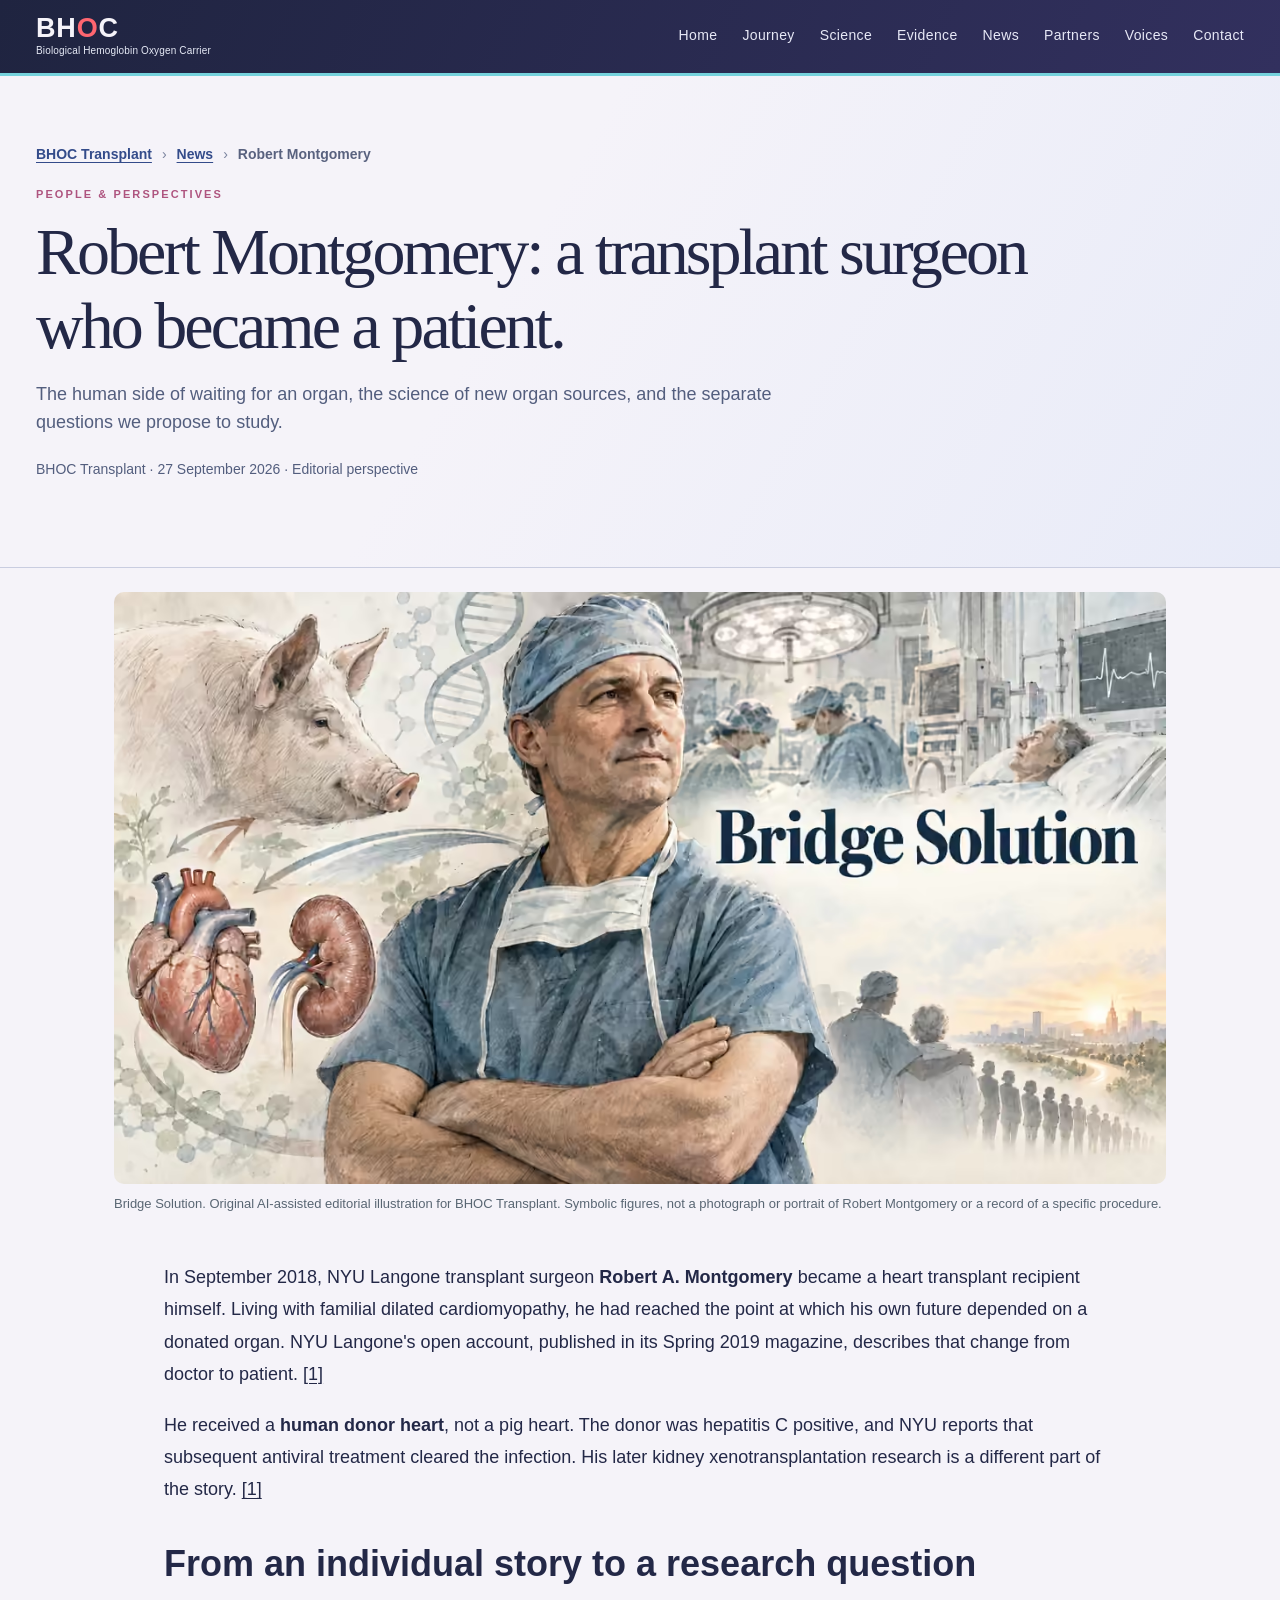
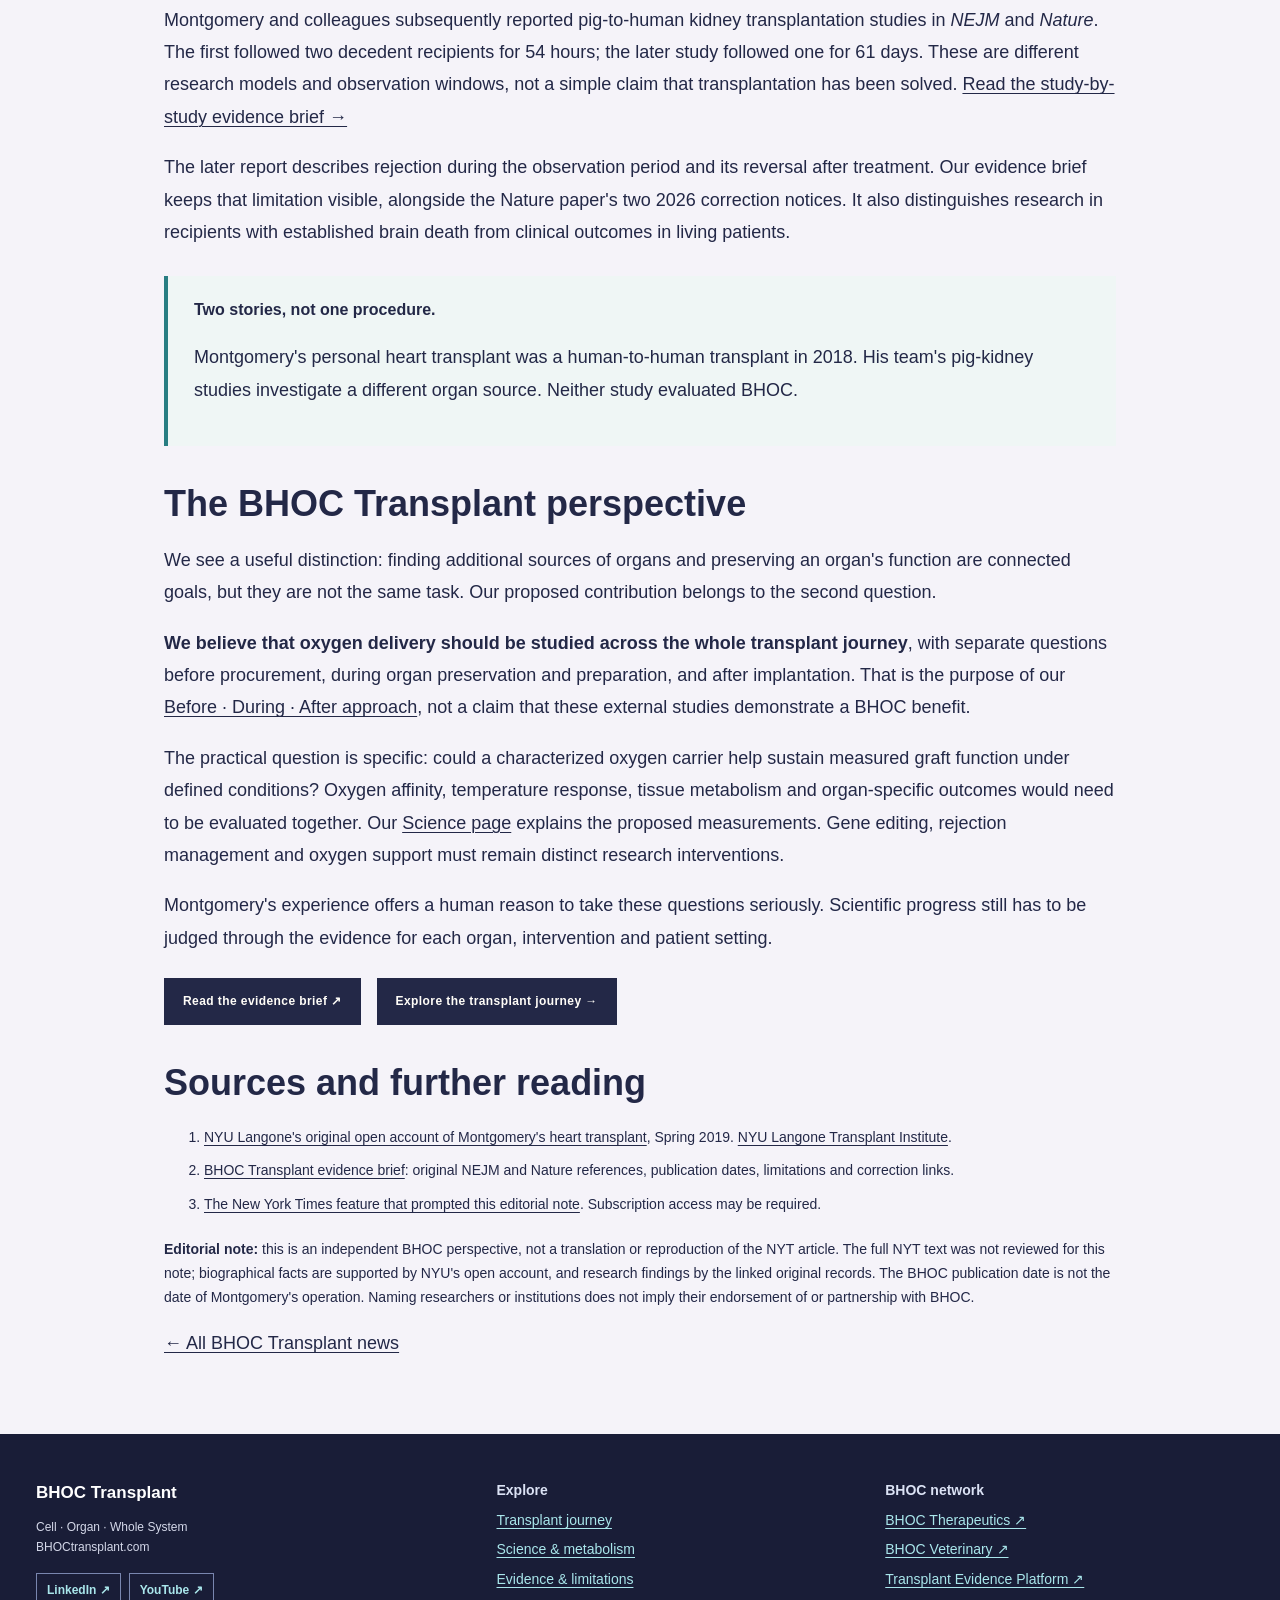
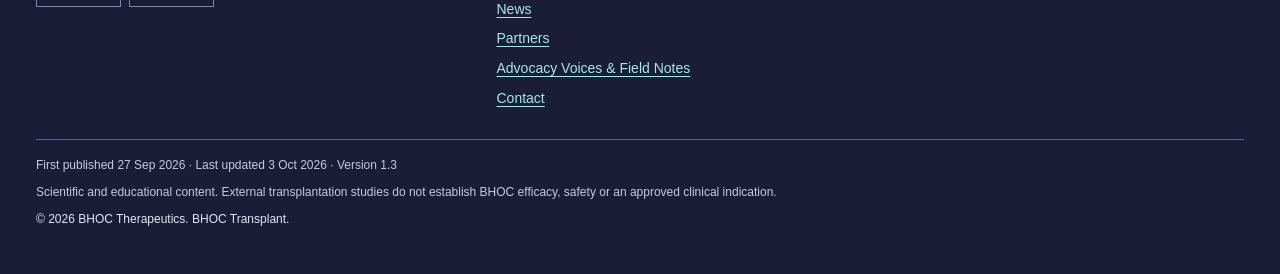
<file: news/robert-montgomery-transplant-perspective.html>
<!doctype html>
<html lang="en">
<head>
<meta charset="utf-8"><meta name="viewport" content="width=device-width,initial-scale=1"><meta name="color-scheme" content="light">
<title>Robert Montgomery: Surgeon and Transplant Patient | BHOC Transplant</title>
<meta name="description" content="Robert Montgomery's experience as a heart transplant recipient, his team's pig-kidney research, and the distinct questions BHOC Transplant proposes to study.">
<meta name="robots" content="index,follow,max-image-preview:large"><link rel="canonical" href="https://bhoctransplant.com/news/robert-montgomery-transplant-perspective.html">
<meta property="og:type" content="article"><meta property="og:site_name" content="BHOC Transplant"><meta property="og:title" content="Robert Montgomery: A Transplant Surgeon Who Became a Patient"><meta property="og:description" content="The human story, the xenotransplantation evidence, and a separate BHOC research perspective."><meta property="og:url" content="https://bhoctransplant.com/news/robert-montgomery-transplant-perspective.html"><meta property="article:published_time" content="2026-09-27"><meta property="article:modified_time" content="2026-10-03"><meta name="twitter:card" content="summary_large_image"><meta name="twitter:title" content="Robert Montgomery: Surgeon and Transplant Patient"><meta name="twitter:description" content="A human transplant story with a clear trail to the original research.">
<link rel="stylesheet" href="../assets/site.css?v=news-2">
<style>.feature-hero h1{max-width:1000px;font-size:clamp(34px,5.2vw,66px);line-height:1.12}.feature-hero .meta{font-size:14px;margin-top:22px}.feature-copy{max-width:1000px;margin:0 auto;padding:28px 24px 56px}.feature-copy p,.feature-copy li{font-size:18px;line-height:1.8}.feature-copy h2{font-size:clamp(25px,3.4vw,36px);line-height:1.22;margin:36px 0 16px}.feature-copy a{overflow-wrap:anywhere}.feature-note{padding:22px 26px;border-left:4px solid #287d82;background:#eff6f5;margin:28px 0}.feature-copy .small,.feature-copy .sources li{font-size:14px;line-height:1.7}.feature-links{display:flex;flex-wrap:wrap;gap:16px;margin:24px 0}.feature-copy .sources li{padding:5px 0}.source-photo-link{border-bottom:1px solid #d8e2e4;padding:0 0 20px;margin:0 0 28px}.source-photo-link p{margin:6px 0;font-size:15px;line-height:1.65}.skip-feature{position:absolute;left:-10000px;top:auto}.skip-feature:focus{left:16px;top:16px;background:white;padding:12px;z-index:99}@media(max-width:600px){.feature-copy{padding:24px 20px 36px}.feature-copy p{font-size:17px}.feature-note{padding:18px}.source-photo-link p{font-size:14px}}</style>
<script src="https://analytics.ahrefs.com/analytics.js" data-key="QKOByuekLnQUD29dCCoJVQ" async></script>
<script type="application/ld+json">{"@context":"https://schema.org","@graph":[{"@type":"NewsArticle","headline":"Robert Montgomery: A Transplant Surgeon Who Became a Patient","description":"Robert Montgomery's heart transplant experience and kidney xenotransplantation research, with a separate BHOC perspective.","datePublished":"2026-09-27","dateModified":"2026-10-03","inLanguage":"en","articleSection":"People and perspectives","author":{"@id":"https://bhoctherapeutics.com/#archil-jaliashvili"},"publisher":{"@type":"Organization","name":"BHOC Therapeutics","url":"https://bhoctherapeutics.com/","@id":"https://bhoctherapeutics.com/#organization","description":"BHOC Therapeutics connects hemoglobin biology, oxygen delivery and source-linked research across human, veterinary and transplant applications within Precision Oxygen Therapeutics.","logo":"https://bhoctherapeutics.com/assets/bhoc-biodiversity-logo.png","sameAs":["https://www.linkedin.com/company/bhoc-therapeutics/","https://www.youtube.com/@BHOCTherapeutics","https://bhocvet.com/","https://bhoctransplant.com/"]},"mainEntityOfPage":"https://bhoctransplant.com/news/robert-montgomery-transplant-perspective.html","citation":["https://nyulangone.org/news/life-death-life-death-life-dr-robert-montgomery","https://bhoctherapeutics.com/evidence/library/transplant/related/montgomery-kidney-xenotransplantation-evidence.html"],"image":{"@type":"ImageObject","url":"https://bhoctransplant.com/assets/news/bhoc-transplant-bridge-solution.jpg","contentUrl":"https://bhoctransplant.com/assets/news/bhoc-transplant-bridge-solution.jpg","name":"Bridge Solution | BHOC Transplant","description":"Bridge Solution: pencil-and-watercolor illustration of a surgeon, heart, kidney, pig and patients waiting for transplantation.","caption":"Bridge Solution. Original AI-assisted editorial illustration for BHOC Transplant. Symbolic figures, not a photograph or portrait of Robert Montgomery or a record of a specific procedure.","width":1200,"height":675,"creditText":"AI-assisted editorial illustration for BHOC Transplant"}},{"@type":"BreadcrumbList","itemListElement":[{"@type":"ListItem","position":1,"name":"BHOC Transplant","item":"https://bhoctransplant.com/"},{"@type":"ListItem","position":2,"name":"News","item":"https://bhoctransplant.com/news.html"},{"@type":"ListItem","position":3,"name":"Robert Montgomery","item":"https://bhoctransplant.com/news/robert-montgomery-transplant-perspective.html"}]}]}</script>
<!-- Original approved Bridge Solution artwork added 2026-09-27; NYU/NYT photographs are not reproduced. -->
<!-- Photo clearance checked 2026-09-27. The lead photograph in NYU's source story is credited to Brad Trent. No permission for BHOC website or social-media reuse has been verified or requested. Do not copy or hotlink the photograph, set it as og:image/twitter:image, or mark it 'used with permission' until clearance is documented. NYU terms: https://nyulangone.org/policies-disclaimers/disclaimer . Media-image policy: https://nyulangone.org/news/nyu-langone-images-available-news-media-download . Permission contact: Colin.DeVries@NYULangone.org / News@NYULangone.org . The unrelated BHOC journey illustration was removed from this article only; the homepage illustration is unchanged. -->
<meta property="og:image" content="https://bhoctransplant.com/assets/news/bhoc-transplant-bridge-solution.jpg">
<meta property="og:image:secure_url" content="https://bhoctransplant.com/assets/news/bhoc-transplant-bridge-solution.jpg">
<meta property="og:image:type" content="image/jpeg">
<meta property="og:image:width" content="1200">
<meta property="og:image:height" content="675">
<meta property="og:image:alt" content="Bridge Solution: pencil-and-watercolor illustration of a surgeon, heart, kidney, pig and patients waiting for transplantation.">
<meta name="twitter:image" content="https://bhoctransplant.com/assets/news/bhoc-transplant-bridge-solution.jpg">
<meta name="twitter:image:alt" content="Bridge Solution: pencil-and-watercolor illustration of a surgeon, heart, kidney, pig and patients waiting for transplantation.">
<style>
.bridge-figure{max-width:1100px;margin:24px auto 0;padding:0 24px;box-sizing:border-box}
.bridge-figure img{display:block;width:100%;height:auto;aspect-ratio:16/9;border-radius:10px}
.bridge-figure figcaption{font-size:13px;line-height:1.6;margin-top:10px;color:#596673}
@media(max-width:600px){.bridge-figure{padding:0 16px;margin-top:16px}.bridge-figure figcaption{font-size:12px}}
</style>
<script src="../assets/ga4.js?v=20260927" defer></script>
<script type="application/ld+json" data-bhoc-identity>{"@context":"https://schema.org","@graph":[{"@type":"Organization","@id":"https://bhoctherapeutics.com/#organization","name":"BHOC Therapeutics","url":"https://bhoctherapeutics.com/","description":"BHOC Therapeutics connects hemoglobin biology, oxygen delivery and source-linked research across human, veterinary and transplant applications within Precision Oxygen Therapeutics.","logo":"https://bhoctherapeutics.com/assets/bhoc-biodiversity-logo.png","sameAs":["https://www.linkedin.com/company/bhoc-therapeutics/","https://www.youtube.com/@BHOCTherapeutics","https://bhocvet.com/","https://bhoctransplant.com/"]},{"@type":"Person","@id":"https://bhoctherapeutics.com/#archil-jaliashvili","name":"Archil Jaliashvili","url":"https://orcid.org/0009-0006-4712-4942","description":"Biotechnology and healthcare executive with more than 20 years of experience; BHOC project lead.","jobTitle":"Biotechnology and oxygen therapeutics executive","worksFor":{"@id":"https://bhoctherapeutics.com/#organization"},"sameAs":["https://www.linkedin.com/in/archil-jaliashvili-bhoc/","https://orcid.org/0009-0006-4712-4942","https://github.com/ArchilJali","https://scholar.google.com/citations?user=8jFUmFYAAAAJ"],"knowsAbout":["Biological Hemoglobin Oxygen Carrier","Precision Oxygen Therapeutics","Hemoglobin-based oxygen carriers","Tissue oxygen delivery","Microcirculation"]},{"@type":"WebSite","@id":"https://bhoctransplant.com/#website","name":"BHOC Therapeutics","url":"https://bhoctransplant.com/","publisher":{"@id":"https://bhoctherapeutics.com/#organization"},"inLanguage":"en","alternateName":["news"]},{"@type":"WebPage","@id":"https://bhoctransplant.com/news/robert-montgomery-transplant-perspective.html#webpage","url":"https://bhoctransplant.com/news/robert-montgomery-transplant-perspective.html","name":"Robert Montgomery: Surgeon and Transplant Patient | BHOC Transplant","isPartOf":{"@id":"https://bhoctransplant.com/#website"},"author":{"@id":"https://bhoctherapeutics.com/#archil-jaliashvili"},"publisher":{"@id":"https://bhoctherapeutics.com/#organization"}}]}</script>
<link rel="stylesheet" href="/assets/news-navigation.css?v=20261003">
</head>
<body>
<a class="skip-feature" href="#main">Skip to content</a>
<div class="top"><header class="wrap topline"><a class="brand" href="/" aria-label="BHOC Transplant home"><span class="brand-mark">BH<i>O</i>C</span><span class="brand-sub">Biological Hemoglobin Oxygen Carrier</span></a><nav class="topnav" aria-label="Sections"><a href="/">Home</a><a href="../journey.html">Journey</a><a href="../science.html">Science</a><a href="../evidence.html">Evidence</a><a href="../news.html">News</a><a href="../partners.html">Partners</a><a href="../voices.html">Voices</a><a href="../contact.html">Contact</a></nav></header></div>
<main id="main">
<section class="page-hero feature-hero"><div class="wrap"><nav class="news-breadcrumbs" aria-label="Breadcrumb"><ol><li><a href="/">BHOC Transplant</a></li><li><span class="breadcrumb-separator" aria-hidden="true">›</span><a href="/news.html">News</a></li><li><span class="breadcrumb-separator" aria-hidden="true">›</span><span aria-current="page">Robert Montgomery</span></li></ol></nav>
<div class="eyebrow">People &amp; perspectives</div><h1>Robert Montgomery: a transplant surgeon who became a patient.</h1><p>The human side of waiting for an organ, the science of new organ sources, and the separate questions we propose to study.</p><p class="meta">BHOC Transplant · <time datetime="2026-09-27">27 September 2026</time> · Editorial perspective</p></div></section>
<figure class="bridge-figure">
<picture>
<source type="image/avif" srcset="../assets/news/bhoc-transplant-bridge-solution.avif">
<source type="image/webp" srcset="../assets/news/bhoc-transplant-bridge-solution-800.webp 800w, ../assets/news/bhoc-transplant-bridge-solution.webp 1200w" sizes="(max-width:600px) calc(100vw - 32px), (max-width:1100px) calc(100vw - 48px), 1052px">
<img src="../assets/news/bhoc-transplant-bridge-solution.jpg" width="1200" height="675" loading="eager" fetchpriority="high" decoding="async" alt="Bridge Solution: pencil-and-watercolor illustration of a surgeon, heart, kidney, pig and patients waiting for transplantation.">
</picture>
<figcaption>Bridge Solution. Original AI-assisted editorial illustration for BHOC Transplant. Symbolic figures, not a photograph or portrait of Robert Montgomery or a record of a specific procedure.</figcaption>
</figure>
<article class="feature-copy">
<p>In September 2018, NYU Langone transplant surgeon <strong>Robert A. Montgomery</strong> became a heart transplant recipient himself. Living with familial dilated cardiomyopathy, he had reached the point at which his own future depended on a donated organ. NYU Langone's open account, published in its Spring 2019 magazine, describes that change from doctor to patient. <a href="#source-1" aria-label="Source 1">[1]</a></p>
<p>He received a <strong>human donor heart</strong>, not a pig heart. The donor was hepatitis C positive, and NYU reports that subsequent antiviral treatment cleared the infection. His later kidney xenotransplantation research is a different part of the story. <a href="#source-1" aria-label="Source 1">[1]</a></p>
<h2>From an individual story to a research question</h2>
<p>Montgomery and colleagues subsequently reported pig-to-human kidney transplantation studies in <em>NEJM</em> and <em>Nature</em>. The first followed two decedent recipients for 54 hours; the later study followed one for 61 days. These are different research models and observation windows, not a simple claim that transplantation has been solved. <a href="https://bhoctherapeutics.com/evidence/library/transplant/related/montgomery-kidney-xenotransplantation-evidence.html">Read the study-by-study evidence brief →</a></p>
<p>The later report describes rejection during the observation period and its reversal after treatment. Our evidence brief keeps that limitation visible, alongside the Nature paper's two 2026 correction notices. It also distinguishes research in recipients with established brain death from clinical outcomes in living patients.</p>
<div class="feature-note"><strong>Two stories, not one procedure.</strong><p>Montgomery's personal heart transplant was a human-to-human transplant in 2018. His team's pig-kidney studies investigate a different organ source. Neither study evaluated BHOC.</p></div>
<h2>The BHOC Transplant perspective</h2>
<p>We see a useful distinction: finding additional sources of organs and preserving an organ's function are connected goals, but they are not the same task. Our proposed contribution belongs to the second question.</p>
<p><strong>We believe that oxygen delivery should be studied across the whole transplant journey</strong>, with separate questions before procurement, during organ preservation and preparation, and after implantation. That is the purpose of our <a href="../journey.html">Before · During · After approach</a>, not a claim that these external studies demonstrate a BHOC benefit.</p>
<p>The practical question is specific: could a characterized oxygen carrier help sustain measured graft function under defined conditions? Oxygen affinity, temperature response, tissue metabolism and organ-specific outcomes would need to be evaluated together. Our <a href="../science.html">Science page</a> explains the proposed measurements. Gene editing, rejection management and oxygen support must remain distinct research interventions.</p>
<p>Montgomery's experience offers a human reason to take these questions seriously. Scientific progress still has to be judged through the evidence for each organ, intervention and patient setting.</p>
<div class="feature-links"><a class="button" href="https://bhoctherapeutics.com/evidence/library/transplant/related/montgomery-kidney-xenotransplantation-evidence.html">Read the evidence brief ↗</a><a class="button secondary" href="../journey.html">Explore the transplant journey →</a></div>
<h2>Sources and further reading</h2>
<ol class="sources"><li id="source-1"><a href="https://nyulangone.org/news/life-death-life-death-life-dr-robert-montgomery" rel="noopener noreferrer">NYU Langone's original open account of Montgomery's heart transplant</a>, Spring 2019. <a href="https://nyulangone.org/locations/nyu-langone-transplant-institute">NYU Langone Transplant Institute</a>.</li><li><a href="https://bhoctherapeutics.com/evidence/library/transplant/related/montgomery-kidney-xenotransplantation-evidence.html">BHOC Transplant evidence brief</a>: original NEJM and Nature references, publication dates, limitations and correction links.</li><li><a href="https://www.nytimes.com/2026/09/23/well/heart-transplant-surgeon-pig-kidney.html" rel="noopener noreferrer">The New York Times feature that prompted this editorial note</a>. Subscription access may be required.</li></ol>
<p class="small"><strong>Editorial note:</strong> this is an independent BHOC perspective, not a translation or reproduction of the NYT article. The full NYT text was not reviewed for this note; biographical facts are supported by NYU's open account, and research findings by the linked original records. The BHOC publication date is not the date of Montgomery's operation. Naming researchers or institutions does not imply their endorsement of or partnership with BHOC.</p>
<p><a href="../news.html">← All BHOC Transplant news</a></p>
</article>
</main>
<footer><div class="wrap footer-grid"><div class="footer-identity"><strong>BHOC Transplant</strong><p>Cell · Organ · Whole System<br>BHOCtransplant.com</p><div class="footer-socials" role="group" aria-label="BHOC social media"><a href="https://www.linkedin.com/company/bhoc-therapeutics/" target="_blank" rel="noopener noreferrer">LinkedIn ↗</a><a href="https://www.youtube.com/@BHOCTherapeutics" target="_blank" rel="noopener noreferrer">YouTube ↗</a></div></div><div class="footer-links"><b>Explore</b><a href="../journey.html">Transplant journey</a><a href="../science.html">Science &amp; metabolism</a><a href="../evidence.html">Evidence &amp; limitations</a><a href="../news.html">News</a><a href="../partners.html">Partners</a><a href="../voices.html">Advocacy Voices &amp; Field Notes</a><a href="../contact.html">Contact</a></div><div class="footer-links"><b>BHOC network</b><a href="https://bhoctherapeutics.com/">BHOC Therapeutics ↗</a><a href="https://bhocvet.com/">BHOC Veterinary ↗</a><a href="https://bhoctherapeutics.com/evidence/library/transplant/related/">Transplant Evidence Platform ↗</a></div></div><div class="wrap footer-meta"><p>First published <time datetime="2026-09-27">27 Sep 2026</time> · Last updated <time datetime="2026-10-03">3 Oct 2026</time> · Version 1.3</p><p>Scientific and educational content. External transplantation studies do not establish BHOC efficacy, safety or an approved clinical indication.</p><p>© 2026 BHOC Therapeutics. BHOC Transplant.</p></div></footer>
</body></html>
</file>
<file: assets/site.css>
:root { --paper:#f2efe7; --paper2:#e9e5d9; --ink:#183332; --muted:#5d706c; --line:#b5bbb0; --sage:#7d9788; --copper:#ba785d; --oxygen:#8bc4b6; --white:#fbfaf6; --shadow:0 28px 65px rgba(18,42,41,.13); }
    * { box-sizing:border-box; }
    html { scroll-behavior:smooth; }
    body { margin:0; background:var(--paper); color:var(--ink); font-family:Arial,Helvetica,sans-serif; line-height:1.55; }
    a { color:inherit; text-decoration-thickness:1px; text-underline-offset:3px; }
    button { font:inherit; }
    .serif { font-family:Georgia,'Times New Roman',serif; font-weight:normal; }
    .eyebrow { color:var(--copper); font:700 11px/1.3 Arial,sans-serif; letter-spacing:.19em; text-transform:uppercase; }
    .wrap { width:min(1230px,calc(100% - 72px)); margin:auto; }
    .top { background:var(--ink); color:var(--paper); }
    .topline { display:flex; align-items:center; gap:22px; justify-content:space-between; padding:20px 0; border-bottom:1px solid rgba(242,239,231,.24); }
    .brand { display:flex; align-items:center; gap:14px; text-decoration:none; flex:none; }
    .brand-mark { font:bold 24px/1 Arial,sans-serif; letter-spacing:.03em; }
    .brand-mark i { font-style:normal; color:var(--copper); }
    .brand-sub { border-left:1px solid #668078; padding-left:14px; color:#c4d0c8; font:700 10px/1.35 Arial,sans-serif; letter-spacing:.22em; text-transform:uppercase; }
    .topnav { display:flex; gap:25px; font-size:12px; letter-spacing:.03em; }
    .topnav a { text-decoration:none; color:#d5ddd5; }
    .topnav a:hover { color:var(--oxygen); }
    .status { color:#cbd7cd; font:700 10px/1.35 Arial,sans-serif; letter-spacing:.15em; text-transform:uppercase; border:1px solid #687d77; padding:9px 11px; white-space:nowrap; }
    .mast { display:flex; gap:20px; align-items:center; padding:13px 0; color:#d1ded4; font-size:11px; letter-spacing:.03em; }
    .mast span:first-child { color:var(--oxygen); font-weight:bold; text-transform:uppercase; letter-spacing:.14em; }
    .mast b { color:#5f7772; }
    .hero { position:relative; overflow:hidden; padding:84px 0 96px; background:radial-gradient(ellipse at 88% 45%,#e3e6dc 0%,var(--paper) 48%,#f5f1e9 100%); }
    .hero::after { content:''; position:absolute; inset:0; pointer-events:none; opacity:.33; background-image:url("data:image/svg+xml,%3Csvg viewBox='0 0 170 170' xmlns='http://www.w3.org/2000/svg'%3E%3Cfilter id='n'%3E%3CfeTurbulence type='fractalNoise' baseFrequency='.7' numOctaves='2' stitchTiles='stitch'/%3E%3C/filter%3E%3Crect width='170' height='170' filter='url(%23n)' opacity='.075'/%3E%3C/svg%3E"); }
    .hero-grid { position:relative; z-index:1; }
    .hero h1 { max-width:690px; margin:25px 0; font-size:clamp(48px,5vw,78px); letter-spacing:-.055em; line-height:1.02; }
    .hero h1 em { color:#7e9a8d; font-weight:normal; }
    .lede { max-width:560px; font-size:18px; line-height:1.64; color:#465d59; }
    .hero-actions { display:flex; align-items:center; gap:22px; margin-top:33px; flex-wrap:wrap; }
    .button { display:inline-block; background:var(--ink); color:var(--white); padding:13px 18px; text-decoration:none; font-size:12px; font-weight:bold; letter-spacing:.035em; border:1px solid var(--ink); }
    .button:hover { background:#31534b; }
    .textlink { font-size:12px; font-weight:bold; }
    .micro { margin-top:34px; max-width:525px; font-size:11px; color:#70807a; }
    .hero-copy { max-width:970px; }
    .hero-art { width:100%; margin:34px 0 0; }
    .hero-art img { display:block; width:100%; height:auto; max-height:490px; object-fit:contain; }
    .hero-art figcaption { color:#60786d; font:11px/1.5 Arial,sans-serif; letter-spacing:.04em; margin:5px 0 0; }
    .journey-bar { border-top:1px solid #bdc3d8; padding-top:24px; margin-top:16px; }
    .journey-vision { display:flex; justify-content:space-between; align-items:end; gap:24px; }
    .journey-vision h2 { margin:0; color:var(--ink); font:normal clamp(29px,3.1vw,43px)/1.1 Georgia,serif; letter-spacing:-.035em; }
    .journey-vision h2 em { color:var(--copper); font-weight:normal; }
    .journey-vision p { max-width:395px; margin:0; color:#59627f; font-size:15px; }
    .stage-nav { display:grid; grid-template-columns:repeat(6,minmax(0,1fr)); gap:9px; margin-top:22px; }
    .stage-nav a { position:relative; min-height:89px; padding:14px 30px 15px 15px; display:flex; flex-direction:column; justify-content:space-between; gap:9px; background:#fffefa; border:1px solid #c7cce0; text-decoration:none; transition:transform .2s ease,background-color .2s ease,border-color .2s ease; }
    .stage-nav a small { color:#a5527d; font:700 12px/1 Arial,sans-serif; letter-spacing:.12em; }
    .stage-nav a strong { color:#303963; font:700 14px/1.22 Arial,sans-serif; }
    .stage-nav a::after { content:'↗'; position:absolute; right:13px; bottom:13px; color:#a5527d; font-size:17px; }
    .stage-nav a:hover,.stage-nav a:focus-visible { background:#edf0fa; border-color:#6877ae; transform:translateY(-2px); }
    .stage-nav a:focus-visible { outline:2px solid #a5527d; outline-offset:2px; }
    .phase { scroll-margin-top:24px; }
    .phase:target { border-color:#a5527d; box-shadow:0 0 0 2px #a5527d,0 12px 27px rgba(36,40,79,.12); }
    .section { padding:95px 0; }
    .section.alt { background:var(--paper2); }
    .section.dark { background:var(--ink); color:var(--paper); }
    .section-head { display:flex; align-items:end; justify-content:space-between; gap:25px; margin-bottom:36px; }
    .section h2 { font-size:clamp(37px,4vw,59px); letter-spacing:-.045em; line-height:1.08; margin:13px 0 0; }
    .section-intro { max-width:520px; color:#5f736d; margin:0; font-size:15px; }
    .dark .section-intro { color:#b5c9bf; }
    .principle { padding:78px 0 84px; background:var(--copper); color:#fff8ed; }
    .principle p { margin:0; max-width:1080px; font:normal clamp(27px,3.5vw,50px)/1.25 Georgia,serif; letter-spacing:-.025em; }
    .principle .minor { margin-top:22px; opacity:.82; font-size:13px; letter-spacing:.04em; }
    .system { display:grid; grid-template-columns:repeat(3,1fr); gap:12px; }
    .system article { min-height:260px; background:#f7f5ef; border:1px solid #cad0c4; padding:26px; position:relative; }
    .system article::before { content:attr(data-index); position:absolute; top:20px; right:25px; font:normal 45px/1 Georgia,serif; color:#cad6cd; }
    .system h3 { font:normal 28px/1.2 Georgia,serif; margin:59px 0 12px; }
    .system p { color:#5a6f68; font-size:13px; max-width:295px; }
    .system small { display:block; color:#ad7056; font-size:10px; font-weight:bold; letter-spacing:.13em; text-transform:uppercase; }
    .equation { margin:22px 0 0; border-top:1px solid #c2cabd; padding-top:18px; color:#60746c; font-size:13px; }
    .equation strong { color:var(--ink); }
    .entry-map { display:grid; grid-template-columns:1.15fr .85fr; gap:14px; margin:0 0 20px; }
    .entry-map article { border:1px solid #b9c8bd; background:#e6ede5; padding:22px 25px; }
    .entry-map article.recipient { background:#f4eadd; border-color:#d2bbaa; }
    .entry-map h3 { font:normal 25px/1.2 Georgia,serif; margin:8px 0; }
    .entry-map p { margin:0 0 11px; font-size:14px; color:#526b60; }
    .entry-map .recipient p { color:#786458; }
    .source-types { display:flex; gap:6px; flex-wrap:wrap; }
    .source-types span { border:1px solid #9eb5a6; padding:5px 8px; font-size:12px; color:#385b4d; background:#f5f7f0; }
    .entry-map .recipient .source-types span { border-color:#d4b9a5; color:#77553f; background:#fbf5e9; }
    .path-caption { color:#566c62; font-size:13px; margin:0 0 23px; }
    .continuum { display:grid; grid-template-columns:repeat(3,minmax(0,1fr)); gap:14px; }
    .phase { border:1px solid #c7cec1; background:#f8f6f0; padding:22px; min-height:325px; display:flex; flex-direction:column; }
    .phase b { display:block; color:var(--copper); font-size:12px; letter-spacing:.13em; }
    .phase h3 { font:normal 27px/1.14 Georgia,serif; margin:22px 0 11px; }
    .phase > p { color:#536b61; font-size:14px; margin:0 0 18px; }
    .phase-controls { display:flex; gap:8px; margin-top:auto; padding-top:16px; border-top:1px solid #c7d0c4; }
    .phase-controls button { flex:1; min-height:43px; border:1px solid #648a79; background:transparent; color:#24483d; font-size:13px; font-weight:bold; cursor:pointer; }
    .phase-controls button:hover,.phase-controls button:focus-visible,.phase-controls button[aria-expanded="true"] { color:#fff; background:#275349; }
    .phase-controls button:focus-visible { outline:2px solid var(--copper); outline-offset:2px; }
    .phase-panel { margin-top:13px; border-left:3px solid var(--copper); background:#e9eee7; padding:14px 15px; color:#3f5c51; font-size:13px; }
    .phase-panel[hidden] { display:none; }
    .phase-panel strong { display:block; color:#234a3f; margin-bottom:5px; }
    .phase-panel p { font-size:13px; margin:0 0 8px; }
    .phase-panel p:last-child { margin-bottom:0; }
    .phase-panel a { font-weight:bold; }
    .phase-panel .source-status { font-size:11px; font-weight:bold; text-transform:uppercase; letter-spacing:.07em; color:#8a5a44; }
    .time-hypothesis { border-left:3px solid var(--copper); margin-top:27px; padding:4px 0 4px 22px; max-width:990px; color:#526b61; font-size:13px; }
    .time-hypothesis strong { color:var(--ink); }
    .demand-layout { display:grid; grid-template-columns:1.2fr .8fr; gap:50px; align-items:center; }
    .diagram { min-height:490px; border:1px solid #789189; background:#23413c; padding:30px; position:relative; overflow:hidden; box-shadow:var(--shadow); }
    .diagram::before { content:''; position:absolute; inset:0; pointer-events:none; opacity:.13; background:repeating-linear-gradient(0deg,transparent 0 34px,#acc3b5 35px 36px),repeating-linear-gradient(90deg,transparent 0 34px,#acc3b5 35px 36px); }
    .diagram svg { position:relative; z-index:1; width:100%; height:auto; }
    .diagram-top { position:relative; z-index:2; color:#accabe; font-size:10px; letter-spacing:.18em; text-transform:uppercase; }
    .switches { display:flex; gap:8px; flex-wrap:wrap; margin:23px 0; }
    .switches button { border:1px solid #729489; color:#d2e6da; background:transparent; padding:10px 12px; cursor:pointer; font-size:11px; }
    .switches button[aria-pressed="true"] { color:#15332f; background:#9dcabb; border-color:#9dcabb; font-weight:bold; }
    .diagram-caption { position:relative; z-index:2; color:#d6e9dd; font:normal 23px/1.2 Georgia,serif; margin:15px 0 5px; }
    .diagram-note { position:relative; z-index:2; color:#a8c2b5; font-size:11px; margin:0; }
    .diagram .oxygen-dot { transition:opacity .3s ease,transform .4s ease; transform-origin:center; }
    .demand-layout ol { list-style:none; margin:0; padding:0; border-top:1px solid #a6baae; }
    .demand-layout li { display:grid; grid-template-columns:90px 1fr; gap:14px; padding:23px 0; border-bottom:1px solid #a6baae; }
    .demand-layout li span { color:#a9c9b6; font:700 10px/1.3 Arial,sans-serif; letter-spacing:.17em; }
    .demand-layout li strong { display:block; color:#f4f1e7; font:normal 22px/1.2 Georgia,serif; margin-bottom:7px; }
    .demand-layout li p { color:#b7cbc0; margin:0; font-size:12px; }
    .program { display:grid; grid-template-columns:repeat(3,1fr); gap:30px; }
    .program article { border-top:2px solid var(--sage); padding-top:21px; }
    .program b { color:var(--copper); letter-spacing:.16em; font-size:11px; }
    .program h3 { font:normal 25px/1.15 Georgia,serif; margin:13px 0; }
    .program p { font-size:13px; color:#64766e; }
    .callout { margin-top:38px; padding:24px 28px; border:1px solid #bec8bb; background:#f6f3eb; color:#586d65; font-size:13px; }
    .callout strong { color:var(--ink); }
    .reference-grid { display:grid; grid-template-columns:repeat(3,1fr); gap:14px; }
    .ref { border:1px solid #c2cabc; background:#f8f6ef; padding:24px; min-height:221px; }
    .ref .category { font:700 10px/1.3 Arial,sans-serif; letter-spacing:.15em; text-transform:uppercase; color:var(--copper); }
    .ref h3 { font:normal 26px/1.2 Georgia,serif; margin:18px 0 9px; }
    .ref p { font-size:12px; color:#60746c; margin:0 0 14px; }
    .ref a { font-size:11px; font-weight:bold; }
    .matrix { margin-top:42px; width:100%; border-collapse:collapse; background:#f8f6ef; font-size:12px; }
    .matrix th,.matrix td { border-bottom:1px solid #c7d0c3; padding:12px 14px; text-align:left; vertical-align:top; }
    .matrix th { background:#dce4d9; color:#3d6254; font-size:10px; letter-spacing:.14em; text-transform:uppercase; }
    .matrix td:first-child { font-weight:bold; }
    .matrix tr:last-child td { border-bottom:0; }
    .evidence-grid { display:grid; grid-template-columns:repeat(2,1fr); gap:15px; }
    .evidence { border:1px solid #748d83; padding:24px; min-height:206px; }
    .evidence b { color:#a7c9b8; font-size:10px; letter-spacing:.15em; text-transform:uppercase; }
    .evidence h3 { font:normal 24px/1.2 Georgia,serif; margin:14px 0 9px; }
    .evidence p { color:#c1d0c4; font-size:12px; }
    .evidence a { color:#b2d4c4; font-size:11px; }
    .claim-boundary { margin-top:30px; background:#2c4942; padding:28px; color:#dae6d8; }
    .claim-boundary h3 { margin:0 0 10px; font:normal 26px/1.2 Georgia,serif; }
    .claim-boundary p { font-size:13px; margin:10px 0; max-width:970px; }
    .claim-boundary strong { color:#f3e5d1; }
    footer { padding:45px 0; background:#102926; color:#b9ccc0; font-size:12px; }
    .footer-grid { display:flex; justify-content:space-between; gap:30px; }
    footer a { color:#d3e9d7; }
    .source-note { font-size:11px; color:#65796f; margin-top:18px; }
    /* A distinct midnight-indigo and mineral-cyan identity around the original drawing. */
    :root { --paper:#f5f3f9; --paper2:#e9eaf3; --ink:#232847; --muted:#596282; --line:#b8bfd2; --sage:#6785b6; --copper:#ae547f; --oxygen:#75d2dc; --white:#fffdf8; --shadow:0 28px 65px rgba(28,29,70,.18); }
    .top { background:linear-gradient(115deg,#1f2440,#32305e); border-bottom:3px solid #75d2dc; }
    .topline { border-bottom-color:rgba(255,255,255,.2); }
    .brand-mark i { color:#e5a2bc; }
    .brand-sub { border-left-color:#8d96c0; color:#ecdcf0; }
    .topnav a { color:#e7e8f6; }
    .status { border-color:#9299c1; color:#e6eafa; }
    .mast { color:#dce2f6; }
    .mast span:first-child { color:#8ce1e8; }
    .mast b { color:#c37c9a; }
    .hero { padding:0 0 48px; background:var(--paper); }
    .hero::after { display:none; }
    .hero-art { margin:0; background:#f5eedf; border-bottom:4px solid #a55a81; }
    .hero-art img { max-width:1700px; max-height:none; margin:auto; }
    .hero-art figcaption { max-width:1700px; margin:0 auto; padding:9px 18px 11px; color:#5f5871; background:#f5eedf; }
    .hero-grid { padding:59px 0 32px; }
    .hero h1 { max-width:960px; }
    .hero h1 em { color:#6972ae; }
    .lede { max-width:830px; color:#434c6b; }
    .micro { max-width:840px; color:#606a83; }
    .button:hover { background:#485896; }
    .section-intro { color:#5b6383; }
    .dark .section-intro { color:#c9d2ee; }
    .principle { background:linear-gradient(120deg,#303769 0%,#60487b 60%,#994f77 100%); color:#fffaf6; }
    .system article,.ref,.phase { background:#fffefa; border-color:#c7cce0; }
    .system article::before { color:#d8d9e9; }
    .system p,.program p,.ref p,.equation,.callout,.path-caption,.time-hypothesis { color:#59627f; }
    .system small { color:#a5527d; }
    .equation { border-top-color:#c9cde0; }
    .entry-map article { background:#e4ebf6; border-color:#b4c4df; }
    .entry-map article.recipient { background:#f4e9ee; border-color:#d8b9cb; }
    .entry-map p,.entry-map .recipient p { color:#4d5c7c; }
    .source-types span { color:#344c78; background:#f8faff; border-color:#a9bcdc; }
    .entry-map .recipient .source-types span { color:#793f6c; background:#fff7fa; border-color:#d8aec7; }
    .phase > p { color:#535d78; }
    .phase-controls { border-top-color:#c9cde1; }
    .phase-controls button { border-color:#6677ad; color:#35477c; }
    .phase-controls button:hover,.phase-controls button:focus-visible,.phase-controls button[aria-expanded="true"] { background:#394c8b; color:white; }
    .phase-panel { background:#edf0f9; color:#485470; }
    .phase-panel strong { color:#293a72; }
    .phase-panel .source-status { color:#985478; }
    .diagram { background:#292f5b; border-color:#7c92c4; }
    .diagram::before { background:repeating-linear-gradient(0deg,transparent 0 34px,#a2b6dc 35px 36px),repeating-linear-gradient(90deg,transparent 0 34px,#a2b6dc 35px 36px); }
    .switches button { border-color:#91a9d0; color:#e5ebff; }
    .switches button[aria-pressed="true"] { color:#1e2d51; background:#87d9e0; border-color:#87d9e0; }
    .demand-layout li { border-bottom-color:#919bc0; }
    .demand-layout ol { border-top-color:#919bc0; }
    .demand-layout li p,.diagram-note { color:#c6d4ed; }
    .diagram-caption,.demand-layout li strong { color:#fffdf7; }
    .callout { background:#f7f6fc; border-color:#c6cbe0; }
    .matrix { background:#fffefa; }
    .matrix th { background:#d9e3f5; color:#324b80; }
    .matrix td,.matrix th { border-bottom-color:#c8d0e3; }
    .evidence { border-color:#8b9dc8; }
    .evidence b,.evidence a { color:#a3e2e8; }
    .evidence p { color:#d2d8e9; }
    .claim-boundary { background:#343c69; color:#e9ecf8; }
    .claim-boundary strong { color:#f6c6d8; }
    footer { background:#191d37; color:#d4d8e9; }
    footer a { color:#a9e6eb; }
    .source-note { color:#68718e; }
    @media(max-width:950px) { .topnav { display:none; } .demand-layout,.entry-map { grid-template-columns:1fr; } .reference-grid,.continuum { grid-template-columns:repeat(2,1fr); } .stage-nav { grid-template-columns:repeat(3,minmax(0,1fr)); } }
    @media(max-width:630px) { .wrap { width:calc(100% - 36px); } .brand-sub { font-size:8px; } .status { font-size:8px; } .hero h1 { font-size:48px; } .hero-grid { padding:42px 0 26px; } .hero-art figcaption { padding:8px 18px; } .journey-vision { display:block; } .journey-vision p { margin-top:11px; } .stage-nav { grid-template-columns:repeat(2,minmax(0,1fr)); } .section { padding:64px 0; } .section-head { display:block; } .section-intro { margin-top:20px; } .system,.program,.reference-grid,.evidence-grid,.continuum { grid-template-columns:1fr; } .demand-layout li { grid-template-columns:65px 1fr; } .matrix-wrap { overflow-x:auto; } .matrix { min-width:650px; } .footer-grid { display:block; } }
    @media(prefers-reduced-motion:reduce) { html { scroll-behavior:auto; } * { transition:none !important; } }

/* Shared navigation and compact secondary pages. */
.topnav a { display:inline-flex; align-items:center; min-height:40px; font-size:14px; white-space:nowrap; }
.topnav a[aria-current="page"] { color:#8ce1e8; box-shadow:inset 0 -2px #8ce1e8; }
.mast { justify-content:space-between; }
.mast .context { color:#dce2f6; text-transform:none; letter-spacing:.03em; }
.page-hero { background:linear-gradient(120deg,#f5f3f9 40%,#e8ebf8); padding:67px 0 73px; border-bottom:1px solid #c9cde0; }
.page-hero h1 { margin:14px 0 17px; max-width:930px; font:normal clamp(43px,5vw,68px)/1.05 Georgia,serif; letter-spacing:-.045em; }
.page-hero h1 em { color:#a5527d; font-weight:normal; }
.page-hero p { max-width:760px; color:#535e7e; font-size:18px; line-height:1.55; }
.page-hero .actions { display:flex; gap:11px; flex-wrap:wrap; margin-top:28px; }
.page-hero .button.secondary { color:#35477c; background:transparent; border-color:#8d9bc6; }
.page-hero .button.secondary:hover { background:#e6eafa; }
.page-hero .stage-nav { margin-top:29px; }
.page-note { max-width:800px; color:#59627f; font-size:14px; line-height:1.6; margin:20px 0 0; }
.tile-grid { display:grid; grid-template-columns:repeat(3,minmax(0,1fr)); gap:14px; }
.tile { min-height:234px; display:flex; flex-direction:column; background:#fffefa; border:1px solid #c7cce0; padding:28px; text-decoration:none; transition:border-color .2s,transform .2s; }
.tile:hover,.tile:focus-visible { border-color:#8c75aa; transform:translateY(-2px); }
.tile:focus-visible { outline:2px solid #a5527d; outline-offset:2px; }
.tile small { color:#a5527d; font-size:13px; font-weight:bold; text-transform:uppercase; letter-spacing:.12em; }
.tile h3 { font:normal 29px/1.1 Georgia,serif; margin:31px 0 11px; }
.tile p { color:#58637e; font-size:15px; margin:0 0 20px; }
.tile .read-more { margin-top:auto; color:#364c88; font-size:14px; font-weight:bold; }
.partner-ribbon { background:linear-gradient(110deg,#29325c,#6a477d); color:#faf9ff; padding:45px 0; }
.partner-ribbon .wrap { display:flex; align-items:center; justify-content:space-between; gap:30px; }
.partner-ribbon h2 { font:normal clamp(31px,3vw,42px)/1.15 Georgia,serif; margin:0 0 10px; }
.partner-ribbon p { max-width:660px; margin:0; color:#dde3f4; font-size:16px; }
.partner-ribbon .button { background:#fffefa; color:#232847; border-color:#fffefa; white-space:nowrap; }
.partner-ribbon .button:hover { background:#e0e6f8; }
.link-row { display:flex; flex-wrap:wrap; gap:10px; margin-top:22px; }
.link-row a { display:inline-block; padding:11px 14px; background:#fffefa; border:1px solid #c7cce0; text-decoration:none; color:#303e78; font-weight:bold; font-size:14px; }
.link-row a:hover,.link-row a:focus-visible { background:#e7ebfb; }
.network-grid { display:grid; grid-template-columns:repeat(3,minmax(0,1fr)); gap:14px; }
.network-card { display:flex; flex-direction:column; min-height:245px; padding:26px; border:1px solid #c7cce0; background:#fffefa; }
.network-card b { color:#a5527d; font-size:13px; text-transform:uppercase; letter-spacing:.08em; }
.network-card h2 { font:normal 29px/1.15 Georgia,serif; margin:18px 0 12px; }
.network-card p { margin:0 0 20px; color:#5b6481; font-size:15px; }
.network-card .network-links { display:flex; flex-direction:column; gap:9px; margin-top:auto; }
.network-card a { color:#334b8a; font-size:14px; font-weight:bold; }
.feed { display:grid; gap:12px; }
.feed article { display:grid; grid-template-columns:165px 1fr; gap:28px; padding:25px 28px; border:1px solid #c7cce0; background:#fffefa; }
.feed time { color:#a5527d; font-size:14px; font-weight:bold; }
.feed .category { display:block; color:#677195; font-size:13px; margin-top:8px; }
.feed h2 { font:normal 27px/1.2 Georgia,serif; margin:0 0 11px; }
.feed p { color:#59627f; font-size:15px; margin:0 0 15px; }
.feed a { color:#334b8a; font-size:14px; font-weight:bold; }
.scope-grid { display:grid; grid-template-columns:repeat(2,minmax(0,1fr)); gap:14px; }
.scope-grid article { border:1px solid #c7cce0; background:#fffefa; padding:25px; }
.scope-grid b { color:#a5527d; font-size:13px; letter-spacing:.1em; }
.scope-grid h2 { font:normal 27px/1.15 Georgia,serif; margin:19px 0 10px; }
.scope-grid p { color:#5b6481; font-size:15px; margin:0; }
footer { padding:46px 0; }
.footer-grid { display:grid; grid-template-columns:1.2fr 1fr 1fr; }
footer strong { color:#fff; font-size:17px; }
footer .footer-links { display:flex; flex-direction:column; gap:8px; }
footer .footer-links b { color:#dbe2f4; font-size:14px; }
footer a { font-size:14px; }
.home-directions .section-head { margin-bottom:27px; }
@media(max-width:950px) {
  .topline { flex-wrap:wrap; }
  .topnav { order:3; display:flex; width:100%; overflow-x:auto; gap:22px; padding-top:10px; border-top:1px solid rgba(255,255,255,.16); }
  .status { margin-left:auto; }
  .tile-grid,.network-grid { grid-template-columns:repeat(2,minmax(0,1fr)); }
  .footer-grid { grid-template-columns:repeat(2,minmax(0,1fr)); }
}
@media(max-width:630px) {
  .topline { gap:11px; }
  .brand-mark { font-size:22px; }
  .topnav { gap:18px; }
  .topnav a { font-size:14px; flex:none; }
  .mast { flex-wrap:wrap; gap:4px; }
  .mast .context { display:none; }
  .page-hero { padding:48px 0 52px; }
  .page-hero h1 { font-size:44px; }
  .page-hero p { font-size:16px; }
  .tile-grid,.network-grid,.scope-grid { grid-template-columns:1fr; }
  .tile { min-height:210px; }
  .partner-ribbon .wrap { display:block; }
  .partner-ribbon .button { margin-top:24px; }
  .feed article { display:block; padding:22px; }
  .feed .story { margin-top:16px; }
  .footer-grid { grid-template-columns:1fr; }
  .status { font-size:10px; }
}

/* A shorter reading path on the landing page. */
.home .hero { padding-bottom:28px; }
.home .hero-grid { padding:37px 0 17px; }
.home .hero h1 { margin:17px 0 18px; }
.home .lede { margin:0; line-height:1.5; }
.home .hero-actions { margin-top:22px; }
.home .micro { margin:21px 0 0; }
.home .journey-bar { margin-top:0; padding-top:16px; }
.home .stage-nav { margin-top:16px; }
.home .stage-nav a { min-height:76px; padding:11px 27px 12px 12px; gap:6px; }
.home .section { padding:59px 0; }
.home .section-head,.home .home-directions .section-head { margin-bottom:23px; }
.home .tile-grid { gap:12px; }
.home .tile { min-height:204px; padding:22px; }
.home .tile h3 { margin:19px 0 9px; }
.home .tile p { margin-bottom:15px; }
.home .partner-ribbon { padding:31px 0; }
.home footer { padding:38px 0; }
@media(max-width:630px) {
  .home .hero-grid { padding:30px 0 15px; }
  .home .hero h1 { margin:14px 0; }
  .home .hero { padding-bottom:23px; }
  .home .section { padding:46px 0; }
  .home .stage-nav a { min-height:73px; }
  .home .tile { min-height:0; padding:20px; }
}

.footer-identity p { margin:12px 0 0; line-height:1.65; }
.footer-socials { display:flex; flex-wrap:wrap; gap:8px; margin-top:15px; }
.footer-socials a { border:1px solid #7986af; padding:7px 10px; font-size:12px; font-weight:bold; text-decoration:none; }
.footer-socials a:hover,.footer-socials a:focus-visible { background:#333c69; color:#fff; }
.footer-meta { border-top:1px solid #5d668e; margin-top:30px; padding-top:16px; color:#c3cbe2; font-size:12px; line-height:1.55; }
.footer-meta p { max-width:1100px; margin:0 0 8px; }
.footer-meta p:last-child { margin-bottom:0; color:#e2e7f5; }

/* Contact page uses the established BHOC form layout in the Transplant palette. */
.contact-intro { padding:48px 0 30px; background:linear-gradient(120deg,#f5f3f9 40%,#e8ebf8); }
.contact-intro h1 { margin:12px 0 14px; font:normal clamp(43px,5vw,66px)/1.06 Georgia,serif; letter-spacing:-.045em; }
.contact-intro h1 em { color:#a5527d; font-weight:normal; }
.contact-intro p { margin:0; max-width:780px; color:#535e7e; font-size:17px; }
.contact-section { padding:24px 0 77px; background:linear-gradient(#e8ebf8,#f5f3f9 150px); }
.contact-grid { display:grid; grid-template-columns:minmax(0,1.7fr) minmax(260px,.75fr); align-items:start; gap:18px; max-width:1050px; }
.contact-card { border:1px solid #c7cce0; background:#fffefa; padding:27px; box-shadow:0 18px 42px rgba(28,29,70,.08); }
.contact-card > .eyebrow { display:block; margin-bottom:22px; }
.contact-form { position:relative; display:grid; grid-template-columns:repeat(2,minmax(0,1fr)); gap:17px 14px; }
.contact-form label { display:flex; flex-direction:column; gap:7px; color:#29365f; font-size:13px; font-weight:bold; }
.contact-form input:not([type="checkbox"]),.contact-form select,.contact-form textarea { width:100%; min-width:0; padding:11px 12px; border:1px solid #bfc8dc; border-radius:5px; background:#fff; color:#232847; font:15px/1.4 Arial,Helvetica,sans-serif; }
.contact-form input:not([type="checkbox"]),.contact-form select { min-height:46px; }
.contact-form textarea { min-height:135px; resize:vertical; }
.contact-form input:focus-visible,.contact-form select:focus-visible,.contact-form textarea:focus-visible { outline:2px solid #647bba; outline-offset:2px; }
.contact-full { grid-column:1/-1; }
.contact-form .contact-human { display:flex; flex-direction:row; align-items:center; gap:10px; font-weight:normal; }
.contact-human input { width:18px; height:18px; accent-color:#354a88; }
.contact-form .contact-honey { position:absolute; left:-9999px; width:1px; height:1px; opacity:0; }
.contact-submit { display:flex; align-items:center; flex-wrap:wrap; gap:14px; }
.contact-submit .button { cursor:pointer; min-height:47px; }
.contact-submit .button:disabled { opacity:.6; cursor:wait; }
.contact-submit p { margin:0; color:#59627f; font-size:13px; }
.contact-note { margin:0; color:#68718e; font-size:12px; }
.contact-success[hidden],.contact-form[hidden] { display:none; }
.contact-success { padding:15px 0 20px; outline:none; }
.contact-success h2 { margin:0 0 8px; font:normal 31px/1.2 Georgia,serif; }
.contact-success p { margin:0; color:#59627f; }
.contact-direct { background:#252e5a; border-top:4px solid #b96290; color:#fffdf8; padding:28px 25px; box-shadow:0 18px 42px rgba(28,29,70,.11); }
.contact-direct .eyebrow { color:#c7e7ef; }
.contact-direct h2 { margin:19px 0 15px; font:normal 29px/1.18 Georgia,serif; }
.contact-direct p { margin:0 0 23px; color:#dce3f6; font-size:14px; }
.contact-direct a { display:inline-block; padding:12px 14px; background:#fffefa; color:#28325b; text-decoration:none; font-size:14px; font-weight:bold; }
.contact-direct a:hover,.contact-direct a:focus-visible { background:#dceef2; }
@media(max-width:760px) { .contact-grid { grid-template-columns:1fr; } .contact-direct { max-width:none; } }
@media(max-width:520px) { .contact-intro { padding:39px 0 22px; } .contact-intro p { font-size:15px; } .contact-section { padding:18px 0 54px; } .contact-card { padding:21px; } .contact-form { grid-template-columns:1fr; } .contact-full { grid-column:auto; } }

/* Keep the transplant news preview balanced with two current stories. */
.home-news-grid { grid-template-columns:repeat(2,minmax(0,1fr)); }
@media(max-width:630px) { .home-news-grid { grid-template-columns:1fr; } }

/* Compact site identity and focused transplant news list. */
.topline { padding:15px 0; border-bottom:0; }
.brand { flex-direction:column; align-items:flex-start; gap:3px; }
.brand-mark { font-size:27px; }
.brand-mark i { color:#ff6670; }
.brand-sub { border:0; padding:0; color:#e6eaf6; font:500 10px/1.25 Arial,Helvetica,sans-serif; letter-spacing:.015em; text-transform:none; white-space:nowrap; }
.news-page .page-hero { padding:27px 0 16px; border-bottom:0; }
.news-page .page-hero h1 { margin:0; font-size:clamp(38px,4.2vw,54px); }
.news-page .news-section { padding:0 0 56px; }
.news-page .feed { max-width:1100px; gap:0; border-top:1px solid #c7cce0; }
.news-page .feed article { grid-template-columns:130px minmax(0,1fr); gap:28px; padding:25px 0 27px; border:0; border-bottom:1px solid #c7cce0; background:transparent; }
.news-page .feed .category { margin-top:3px; }
.news-page .feed h2 { margin:0 0 7px; font-size:clamp(23px,2.5vw,30px); }
.news-page .feed p { margin:0 0 10px; font-size:14px; }
.news-page .story-links { display:flex; flex-wrap:wrap; gap:8px 22px; }
.news-page .story-links a { text-decoration:none; border-bottom:1px solid currentColor; }
.news-page .story-links a:hover,.news-page .story-links a:focus-visible { color:#a5527d; }
@media(max-width:630px) {
  .topline { padding:15px 0 11px; }
  .brand-mark { font-size:25px; }
  .brand-sub { font-size:9px; }
  .news-page .page-hero { padding:22px 0 10px; }
  .news-page .news-section { padding-bottom:39px; }
  .news-page .feed article { padding:20px 0 22px; }
  .news-page .feed .story { margin-top:8px; }
  .news-page .feed .category { display:inline; margin:0 0 0 10px; }
}

/* Reading pass: concise page intros and legible scientific detail. */
.home .lede { max-width:760px; }
.home .micro { font-size:12px; line-height:1.55; }
.home .hero-art figcaption { font-size:12px; line-height:1.45; }
.journey-page .page-hero { padding:42px 0 45px; }
.journey-page .page-hero .stage-nav { margin-top:24px; }
.journey-page .section { padding:61px 0; }
.journey-page .section-head { margin-bottom:25px; }
.journey-page .phase { min-height:302px; }
.journey-page .phase h3 { margin-top:17px; }
.journey-page .phase-panel,.journey-page .phase-panel p { font-size:14px; line-height:1.5; }
.journey-page .program { gap:24px; }
.journey-page .program p { font-size:14px; line-height:1.55; }
.science-page .page-hero { padding:45px 0 52px; }
.science-page .section { padding:62px 0; }
.science-page .section-head { margin-bottom:27px; }
.science-page .system p { font-size:15px; line-height:1.55; }
.science-page .equation { font-size:14px; }
.science-page .demand-layout li p { font-size:15px; line-height:1.55; }
.science-page .demand-layout li span { font-size:11px; }
.science-page .diagram-note { font-size:12px; }
.evidence-page .page-hero { padding:43px 0 49px; }
.evidence-page .section { padding:60px 0; }
.evidence-page .section-head { margin-bottom:25px; }
.evidence-page .evidence { min-height:0; padding:22px 24px; }
.evidence-page .evidence h3 { margin:11px 0 9px; }
.evidence-page .evidence p { font-size:15px; line-height:1.55; }
.evidence-page .evidence a { font-size:14px; font-weight:700; text-underline-offset:3px; }
.evidence-page .claim-boundary { margin-top:24px; padding:22px 26px; }
.evidence-page .claim-boundary h3 { margin:0 0 7px; }
.evidence-page .claim-boundary p { font-size:14px; line-height:1.55; margin:0; }
.partners-page .page-hero { padding:44px 0 50px; }
.partners-page .section { padding:62px 0; }
.partners-page .section-head { margin-bottom:26px; }
.partners-page .scope-grid article { padding:22px 24px; }
.partners-page .scope-grid h2 { margin:14px 0 9px; }
.partners-page .partner-ribbon { padding:34px 0; }
@media(max-width:630px) {
  .journey-page .page-hero,.science-page .page-hero,.evidence-page .page-hero,.partners-page .page-hero { padding:33px 0 38px; }
  .journey-page .section,.science-page .section,.evidence-page .section,.partners-page .section { padding:43px 0; }
  .journey-page .phase { min-height:0; }
  .science-page .demand-layout li { grid-template-columns:76px 1fr; gap:11px; }
}

/* Independent advocacy belongs beside research collaborators, with an explicit evidence boundary. */
.partners-page .advocacy-section { background:linear-gradient(125deg,#edf1f8,#f5f3f9 50%); }
.advocacy-section .section-intro { max-width:575px; font-size:16px; line-height:1.6; }
.advocacy-layout { display:grid; grid-template-columns:minmax(0,1fr) minmax(0,1fr); gap:16px; align-items:stretch; }
.advocacy-principle,.advocate-card { padding:27px 29px; border:1px solid #c7cce0; }
.advocacy-principle { background:#fffefa; border-top:4px solid #75c8d4; }
.advocacy-principle h3 { margin:0 0 22px; color:#232847; font:normal clamp(29px,2.7vw,38px)/1.12 Georgia,serif; letter-spacing:-.035em; }
.advocacy-principle h3 em { color:#a5527d; font-weight:normal; }
.advocacy-principle p { color:#4c5876; font-size:15px; line-height:1.65; margin:0 0 17px; }
.advocacy-principle p:last-child { margin-bottom:0; }
.advocacy-principle sup { line-height:0; }
.advocacy-principle sup a { color:#8c3d6b; font-size:14px; font-weight:bold; text-decoration:none; }
.advocacy-principle sup a:hover,.advocacy-principle sup a:focus-visible { text-decoration:underline; }
.advocate-card { background:#262d55; border-color:#50547d; border-top:4px solid #b96891; color:#f9f6fd; }
.advocate-head { display:grid; grid-template-columns:128px minmax(0,1fr); align-items:start; gap:20px; }
.advocate-photo { margin:0; }
.advocate-photo img { display:block; width:128px; height:161px; object-fit:cover; object-position:center 18%; border:1px solid #a6b8d0; }
.advocate-photo figcaption { margin-top:6px; font-size:11px; line-height:1.4; color:#bdcde4; }
.advocate-photo a { color:inherit; }
.advocate-label { color:#a4e2e9; font-size:11px; font-weight:700; letter-spacing:.11em; text-transform:uppercase; }
.advocate-card h3 { margin:8px 0 9px; font:normal 31px/1.12 Georgia,serif; }
.advocate-card p { margin:0; color:#dbe1f2; font-size:14px; line-height:1.55; }
.advocate-card blockquote { margin:21px 0 17px; padding:4px 0 4px 17px; border-left:3px solid #79d4dc; color:#fffdfa; font:italic 23px/1.3 Georgia,serif; }
.advocate-card .advocate-context { color:#cbd4e9; font-size:13px; }
.advocate-links { display:flex; flex-wrap:wrap; gap:8px 18px; margin-top:19px; }
.advocate-links a { color:#a9edf0; font-size:14px; font-weight:700; text-underline-offset:3px; }
.advocacy-notes { margin-top:19px; padding:17px 20px; border:1px solid #c7cce0; background:#f8f8fc; }
.advocacy-notes h3 { margin:0 0 9px; color:#37436d; font-size:12px; letter-spacing:.1em; text-transform:uppercase; }
.advocacy-notes p { margin:7px 0; color:#59627f; font-size:14px; line-height:1.55; }
.advocacy-notes p > a:first-child { display:inline-block; min-width:25px; color:#90436f; font-weight:bold; text-decoration:none; }
.advocacy-notes p > a:last-child:not(:first-child) { color:#334b8a; font-weight:bold; }
@media(max-width:850px) { .advocacy-layout { grid-template-columns:1fr; } }
@media(max-width:520px) {
  .advocacy-principle,.advocate-card { padding:22px 20px; }
  .advocate-head { grid-template-columns:92px minmax(0,1fr); gap:14px; }
  .advocate-photo img { width:92px; height:116px; }
  .advocate-card h3 { font-size:27px; }
  .advocate-card blockquote { font-size:20px; }
  .advocacy-notes { padding:15px; }
}
</file>
<file: assets/news-navigation.css>
.news-breadcrumbs {
  margin: 0 0 22px;
  color: #59627f;
  font: 14px/1.6 Arial, Helvetica, sans-serif;
}

.news-breadcrumbs ol {
  display: flex;
  flex-wrap: wrap;
  gap: 6px 10px;
  padding: 0;
  margin: 0;
  list-style: none;
}

.news-breadcrumbs li {
  display: flex;
  align-items: baseline;
  gap: 10px;
  min-width: 0;
  max-width: 100%;
}

.news-breadcrumbs a {
  color: #334b8a;
  font-weight: 600;
  text-decoration: underline;
  text-underline-offset: 3px;
}

.news-breadcrumbs a:hover {
  color: #a5527d;
}

.news-breadcrumbs a:focus-visible {
  outline: 2px solid #287d82;
  outline-offset: 4px;
  border-radius: 2px;
}

.news-breadcrumbs .breadcrumb-separator {
  flex: none;
  color: #7a839e;
}

.news-breadcrumbs [aria-current="page"] {
  min-width: 0;
  font-weight: 600;
  overflow-wrap: anywhere;
}

@media (max-width: 620px) {
  .news-breadcrumbs {
    margin-bottom: 18px;
    font-size: 13px;
  }
}
</file>
